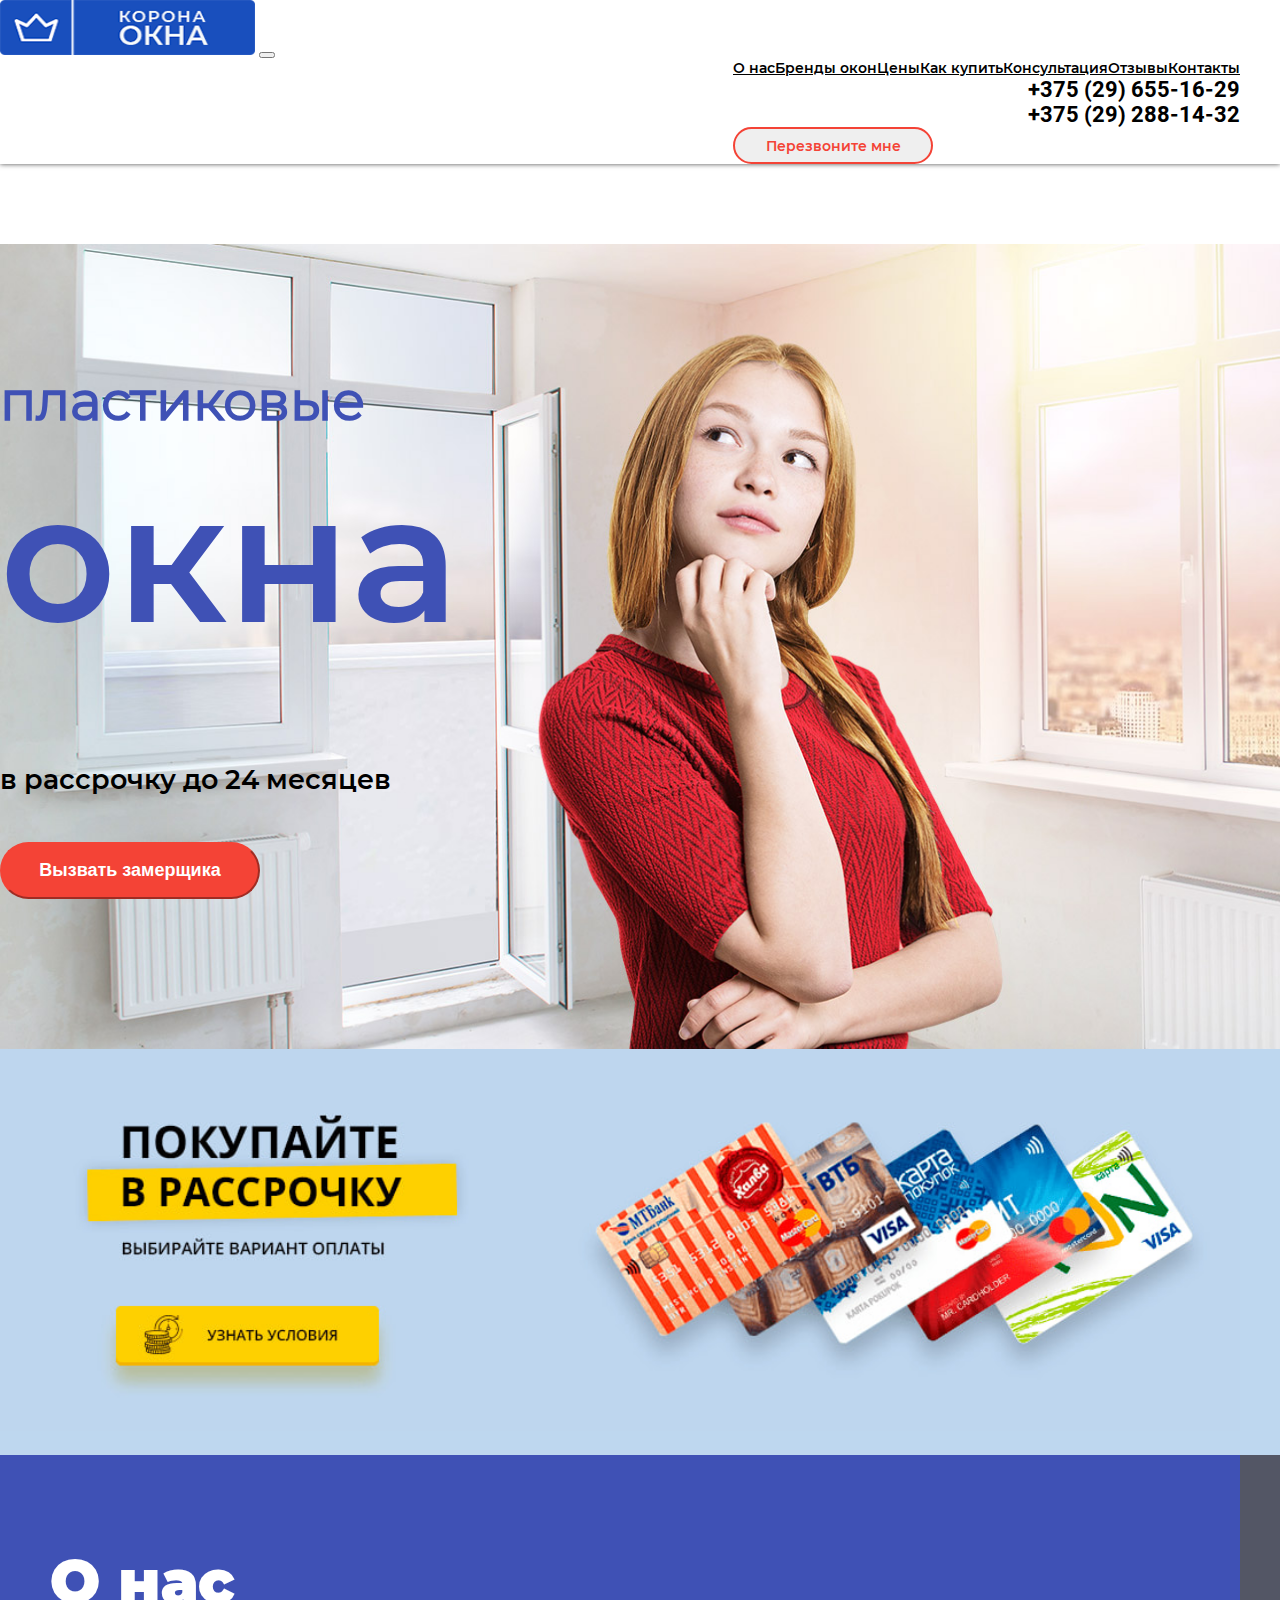
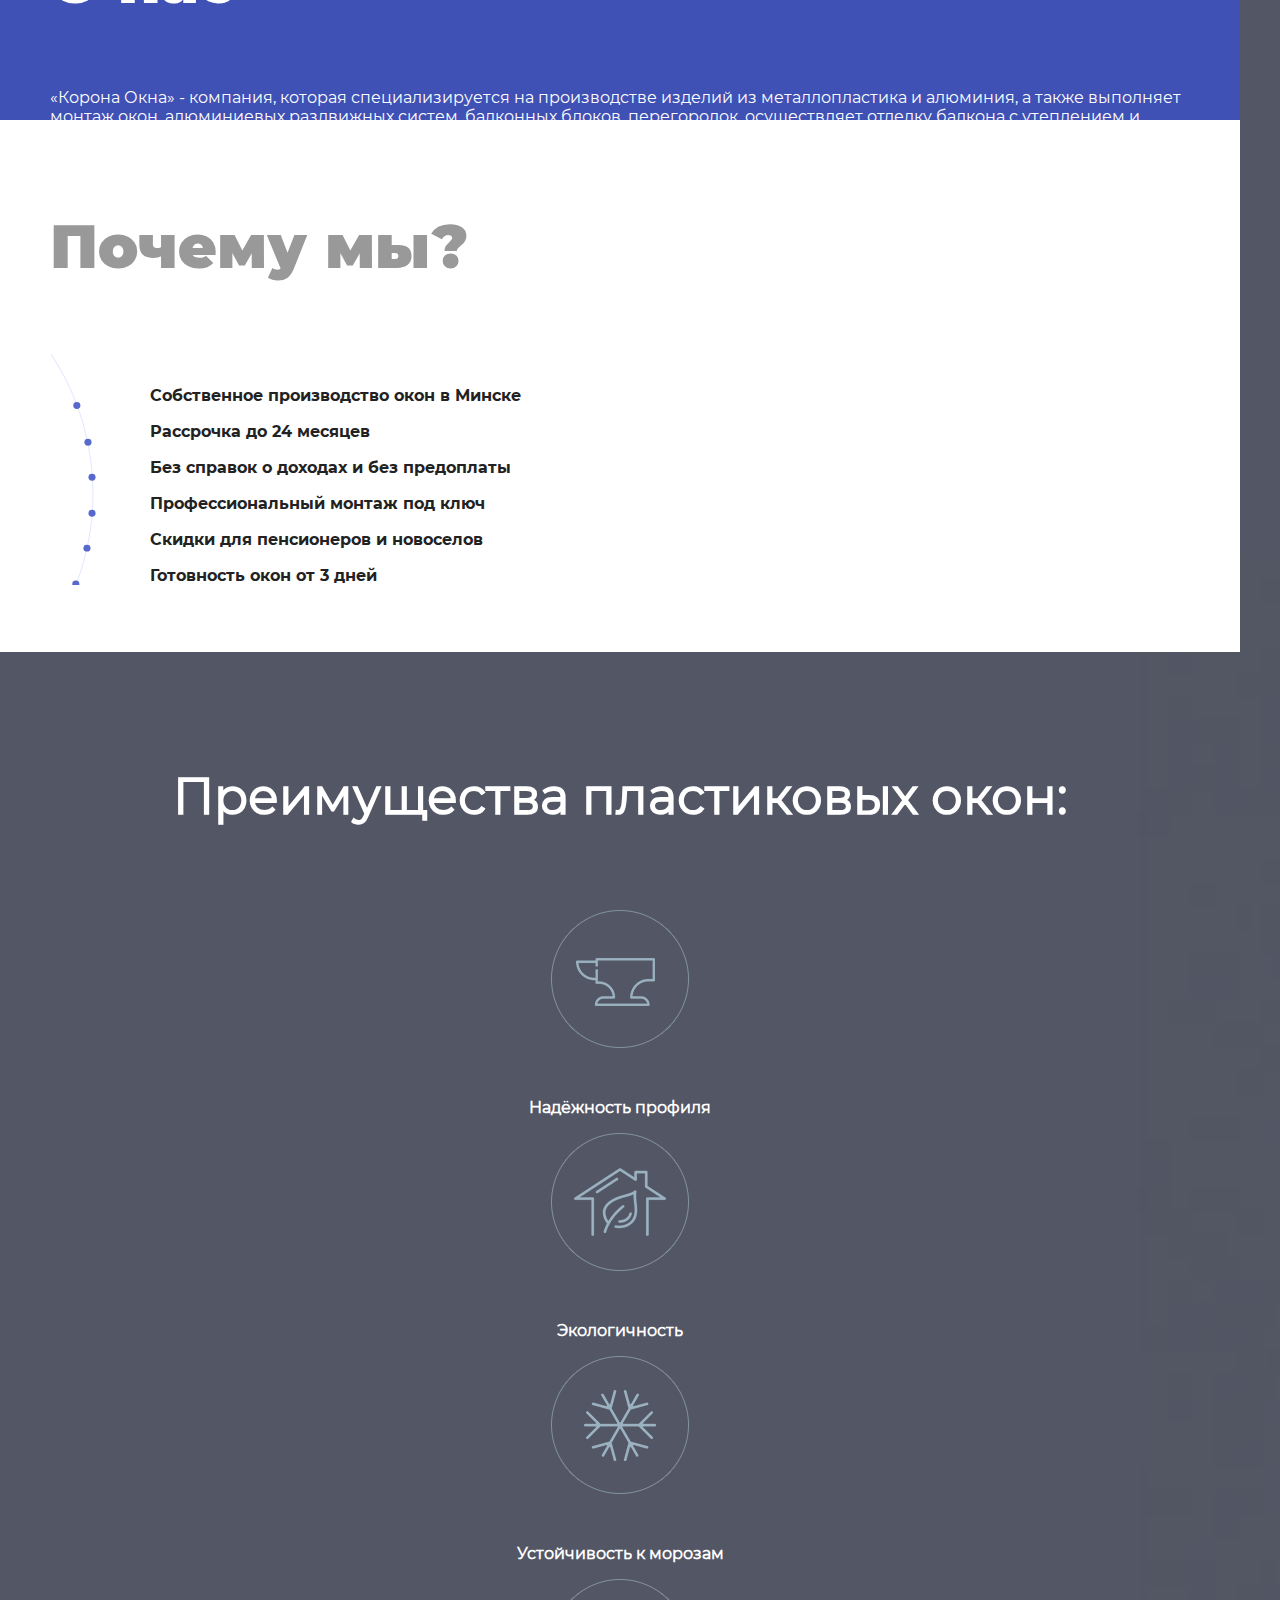
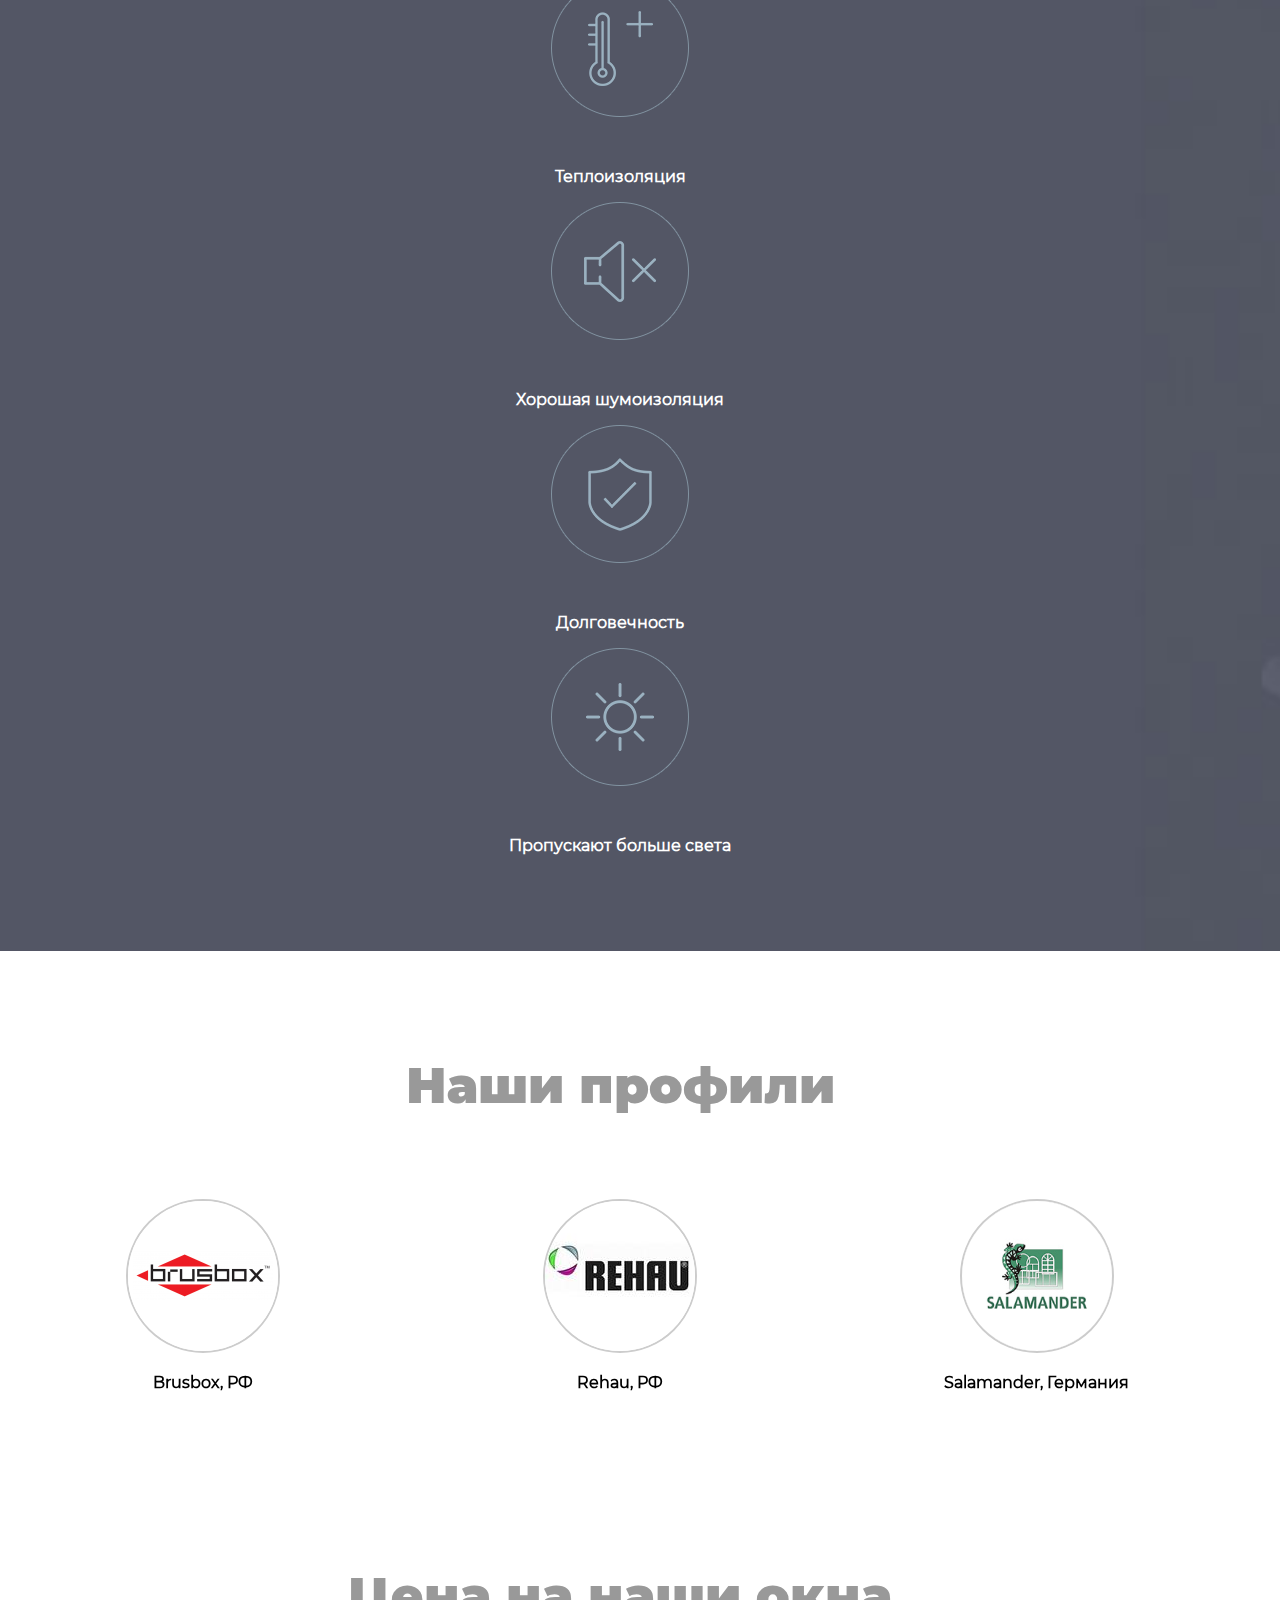
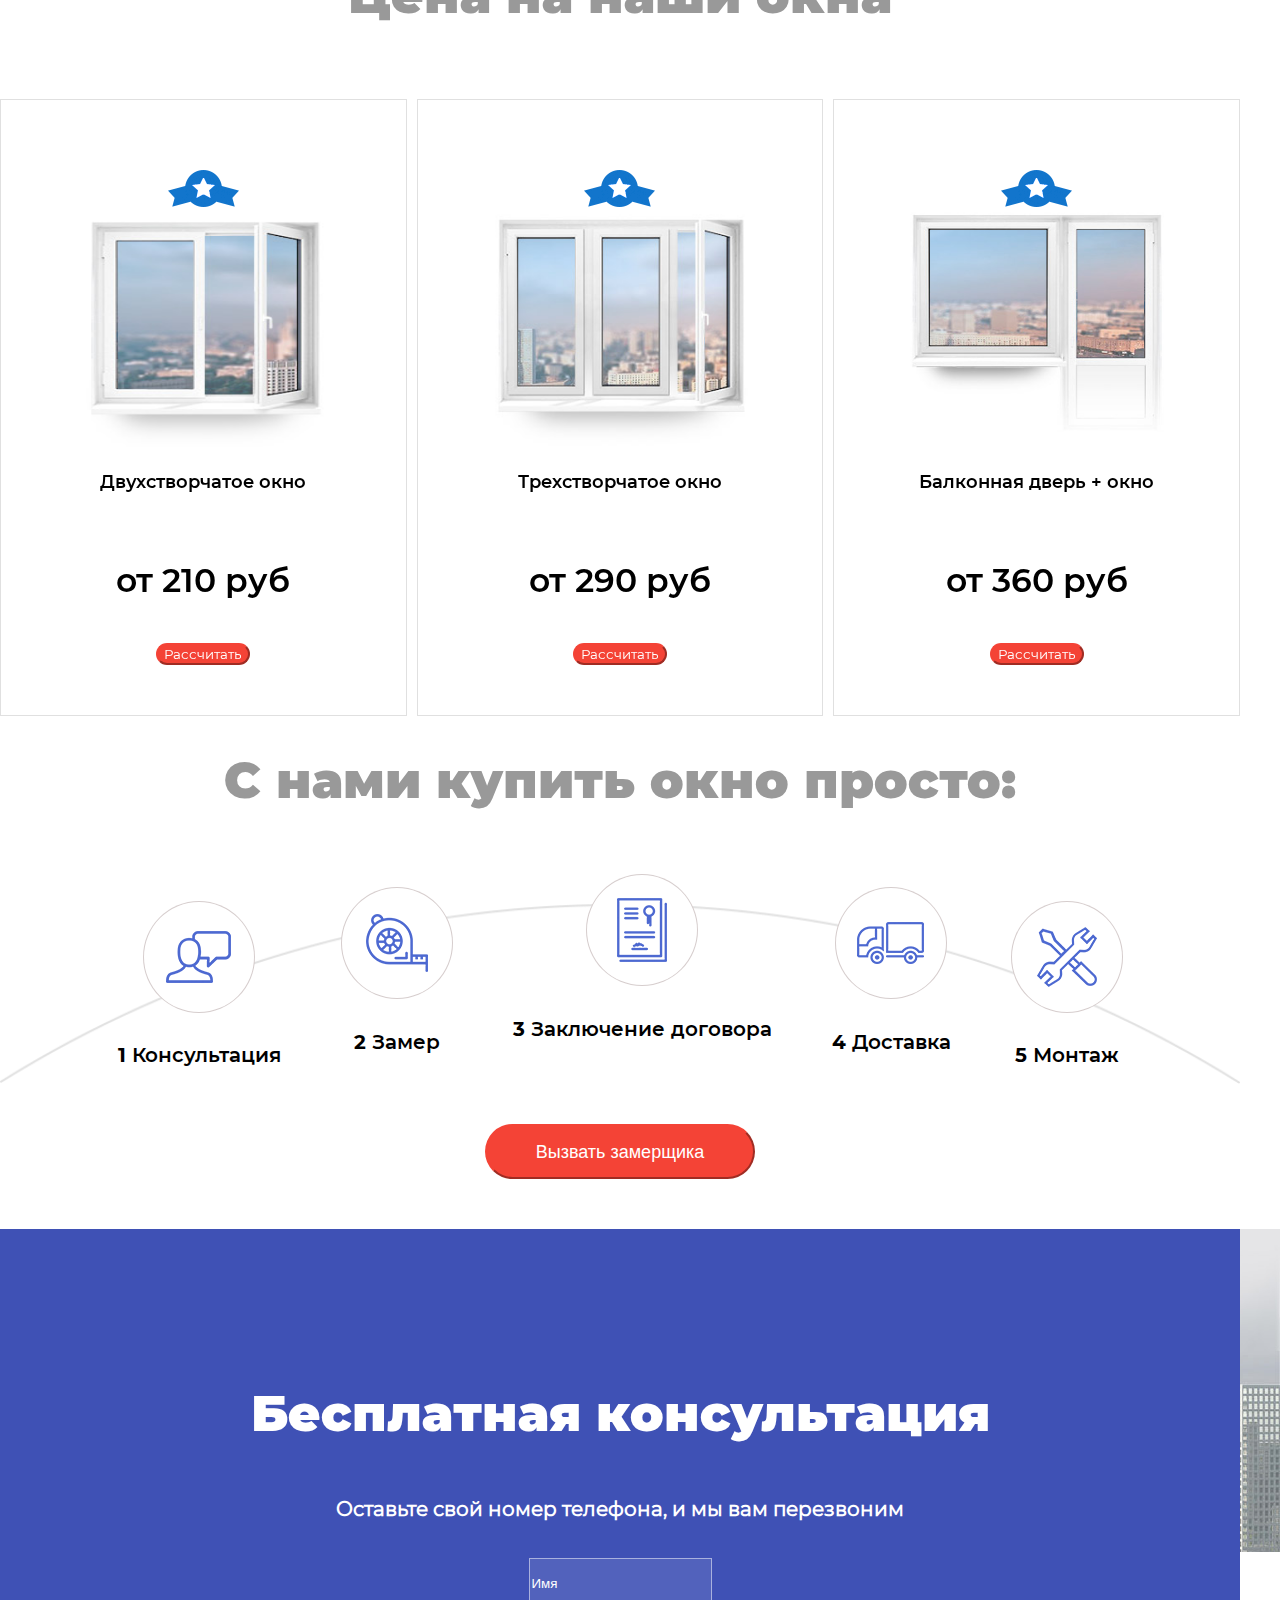
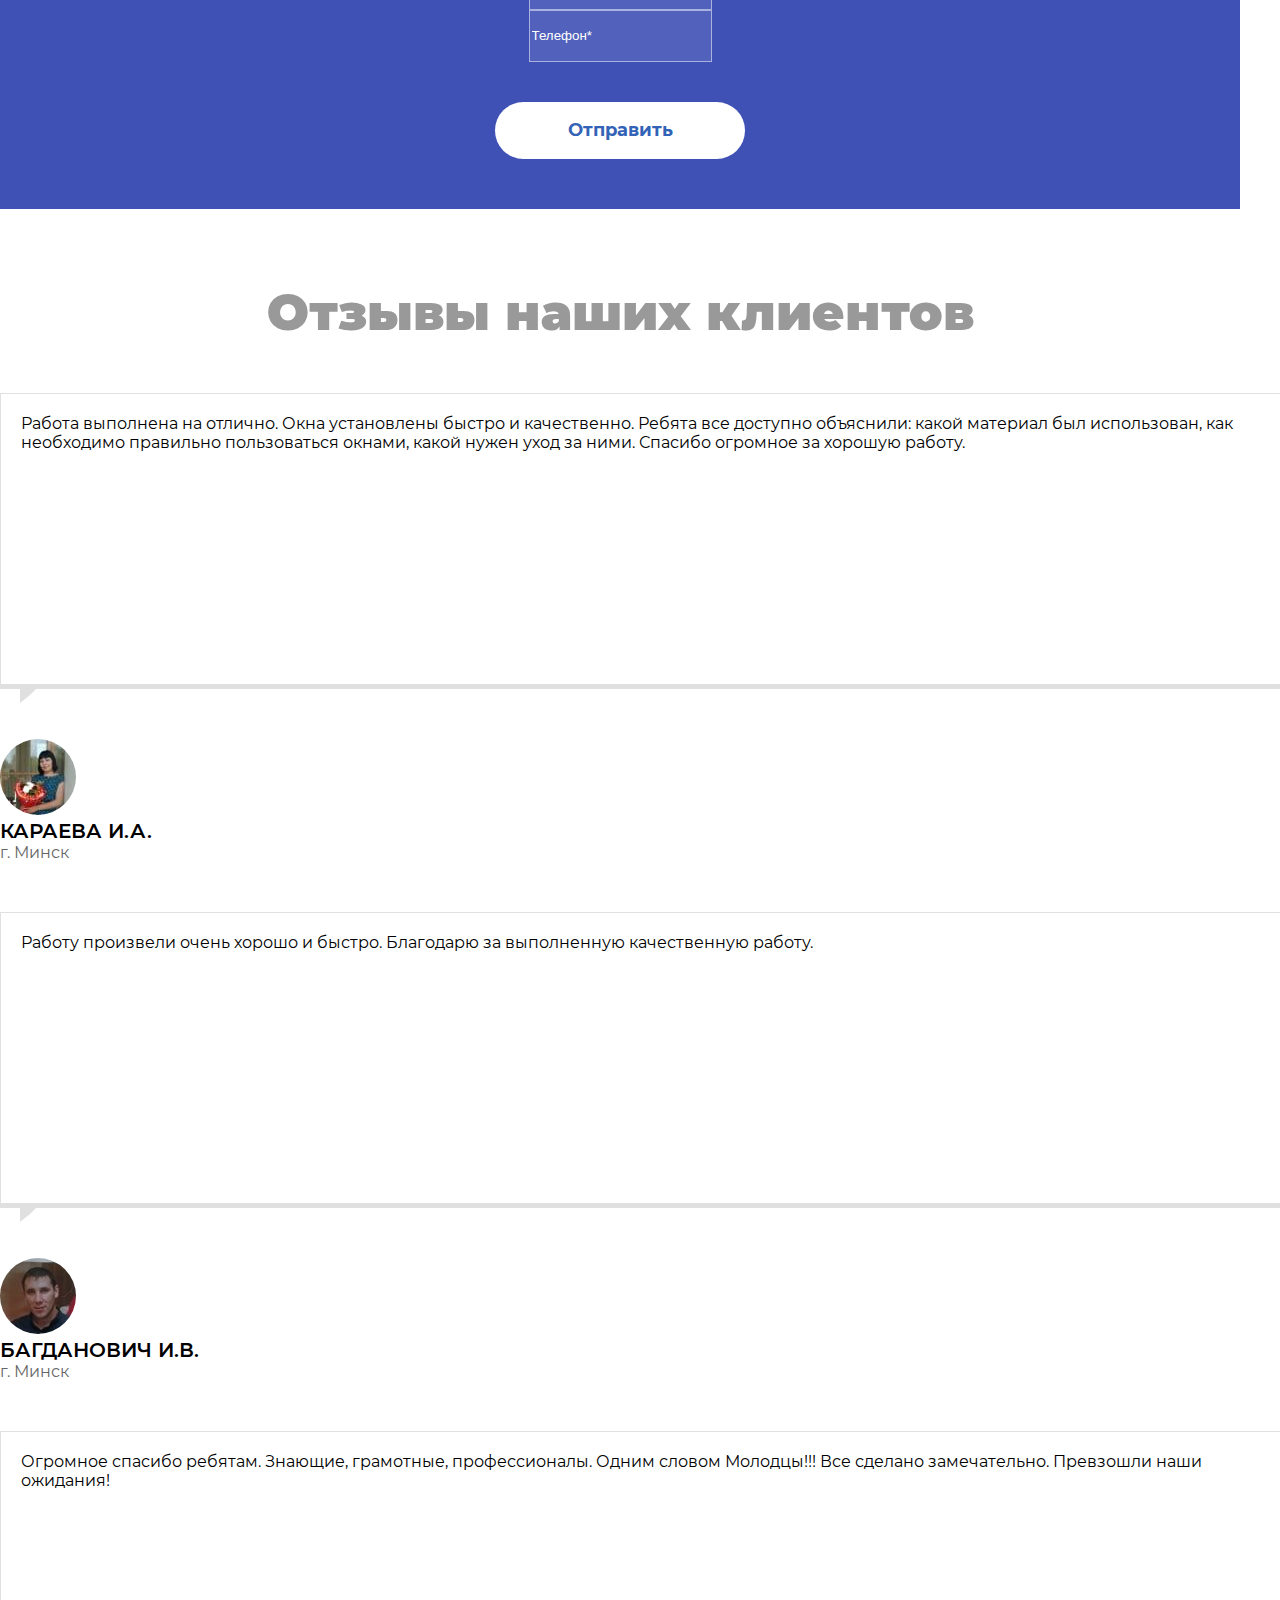
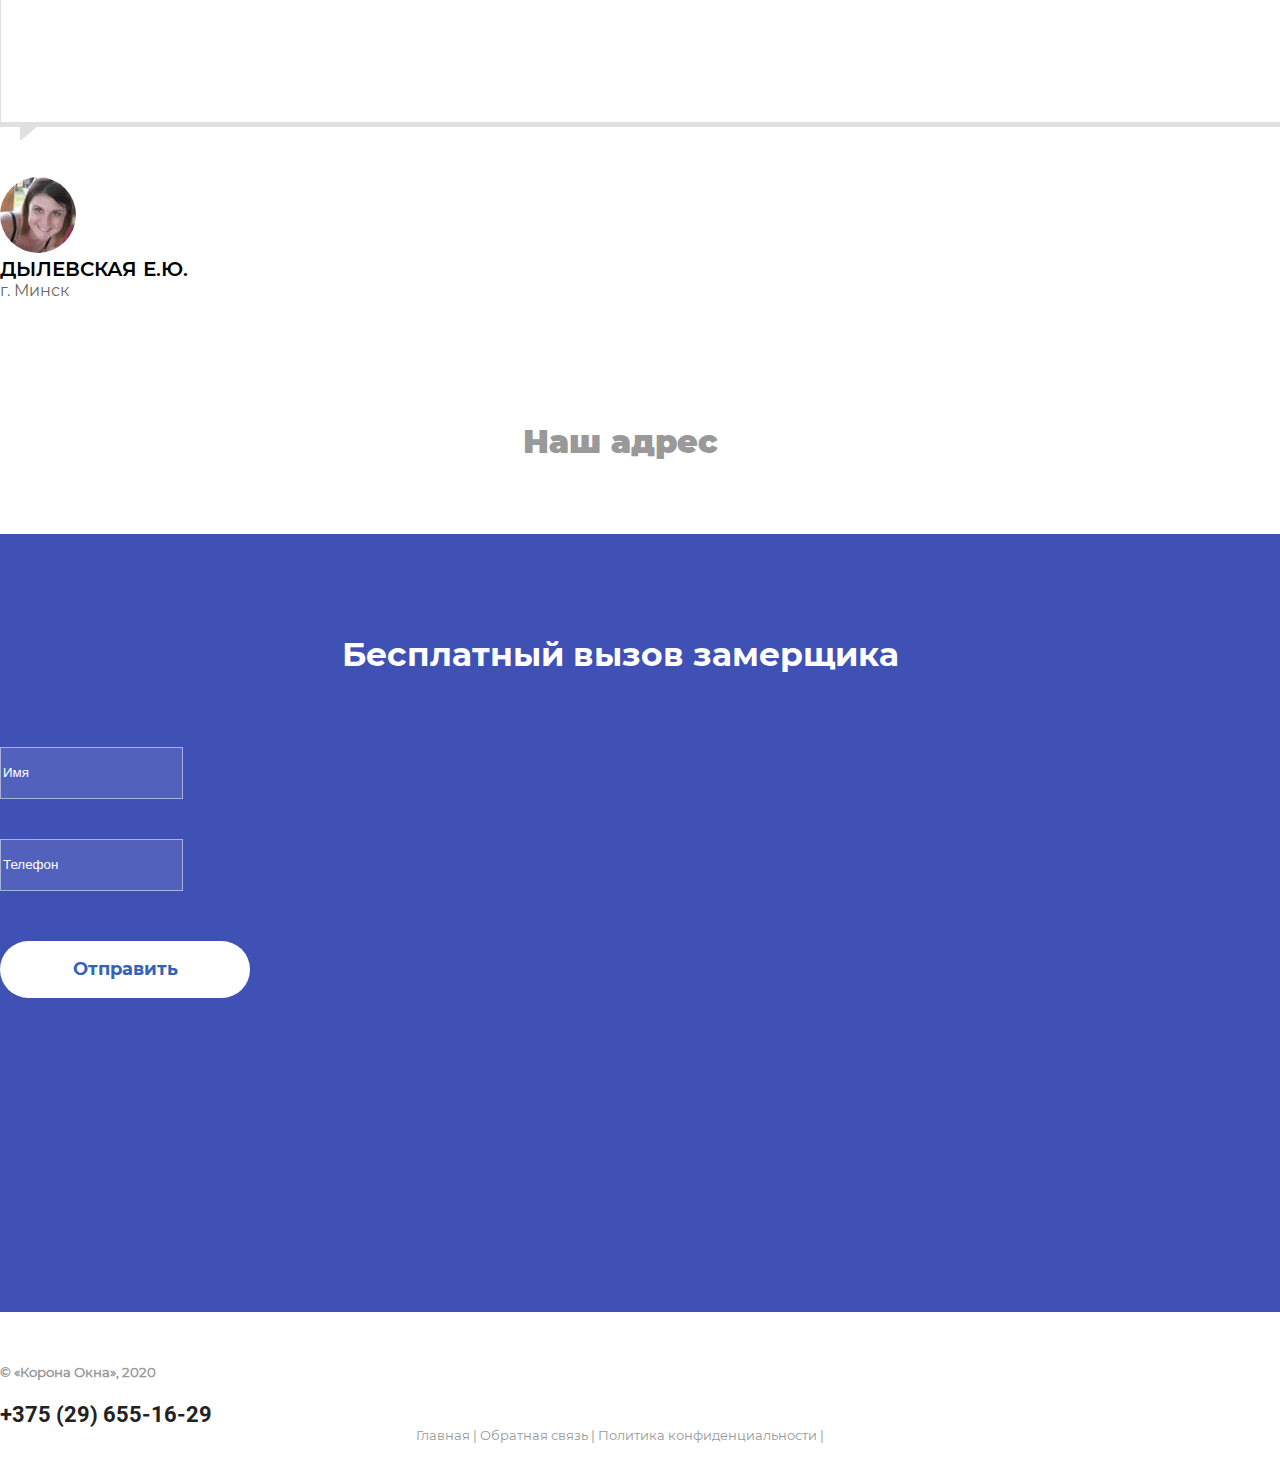
<file: index.html>
<!doctype html>
<html lang="ru">

<head>
    <!-- Required meta tags -->
    <meta charset="utf-8">
    <meta name="viewport" content="width=device-width, initial-scale=1, shrink-to-fit=no">

    <!-- Bootstrap CSS -->
    <link rel="stylesheet" href="https://stackpath.bootstrapcdn.com/bootstrap/4.5.0/css/bootstrap.min.css"
        integrity="sha384-9aIt2nRpC12Uk9gS9baDl411NQApFmC26EwAOH8WgZl5MYYxFfc+NcPb1dKGj7Sk" crossorigin="anonymous">
    <link rel="stylesheet" href="css/mainstyle.css">
    <link rel="stylesheet" href="./OwlCarousel2-2.3.4/dist/assets/owl.carousel.min.css">
    <link rel="stylesheet" href="./OwlCarousel2-2.3.4/dist/assets/owl.theme.default.min.css">
    <link rel="stylesheet" href="https://maxcdn.bootstrapcdn.com/font-awesome/4.5.0/css/font-awesome.min.css">
    <link href="https://fonts.googleapis.com/css?family=Merriweather:400,900,900i" rel="stylesheet">
    <title>Окна ПВХ пластиковые купить в Минске в рассрочку, цены</title>
</head>

<body>
    <a id="button"></a>

    <header class="nav_bar fixed-top">
        <div class="container">
            <nav class="navbar navbar-expand-lg navbar-light">
                <a class="navbar-brand" href="#"><img src="img/logos/header_logo.png" id="navbar_logo"></a>
                <button class="navbar-toggler" type="button" data-toggle="collapse" data-target="#navbarNavAltMarkup"
                    aria-controls="navbarNavAltMarkup" aria-expanded="false" aria-label="Toggle navigation">
                    <span class="navbar-toggler-icon"></span>
                </button>
                <div class="collapse navbar-collapse" id="navbarNavAltMarkup">
                    <div class="navbar-nav">
                        <div class="nav_bar__set">
                            <div class="row">
                                <div class="col-md-12 nav_bar__list_set" id="menu">
                                    <a class="nav-item nav-link" href="#about_us">О нас</a>
                                    <a class="nav-item nav-link" href="#profiles">Бренды окон</a>
                                    <a class="nav-item nav-link" href="#prices">Цены</a>
                                    <a class="nav-item nav-link" href="#easybuy">Как купить</a>
                                    <a class="nav-item nav-link" href="#consult_form">Консультация</a>
                                    <a class="nav-item nav-link" href="#feedback">Отзывы</a>
                                    <a class="nav-item nav-link" href="#address">Контакты</a>
                                </div>
                            </div>
                            <div class="row">
                                <div class="col-md-8 nav_bar__tel_set">
                                    <span>+375 (29) 655-16-29</span>
                                    <span>+375 (29) 288-14-32</span>
                                </div>
                                <div class="col-md-4 p-3 nav_bar__btn_set">
                                    <button type="button" class="btn" id="navbar_btn" data-toggle="modal"
                                        data-target="#navModal">Перезвоните мне</button>
                                    <div class="modal fade" id="navModal" tabindex="-1" role="dialog"
                                        aria-labelledby="exampleModalLabel" aria-hidden="true">
                                        <div class="modal-dialog">
                                            <div class="modal-content">
                                                <h1>Укажите Ваши<br>контактные данные</h1>
                                                <form>
                                                    <div class="form-group">
                                                        <label for="navnameform">Ваше Имя</label>
                                                        <input type="text" class="form-control" id="navnameform"
                                                            placeholder="Имя">
                                                    </div>
                                                    <div class="form-group">
                                                        <label for="navtelform">Телефон</label>
                                                        <input type="text" class="form-control" id="navtelform"
                                                            placeholder="+375(**) ***-**-**">
                                                    </div>
                                                </form>

                                                <button type="button" class="btn" id="nav_popup_btn">Отправить</button>
                                            </div>
                                        </div>
                                    </div>
                                </div>
                            </div>
                        </div>
                    </div>
                </div>
            </nav>
        </div>
    </header>
    <header class="header">
        <div class="container">
            <div class="row">
                <div class="col-md-6"></div>
                <div class="col-md-6">
                    <h3>пластиковые</h3>
                    <h1>окна</h1>
                    <h4>в рассрочку до 24 месяцев</h4>
                    <button type="button" class="btn" data-toggle="modal" data-target="#navModal">Вызвать
                        замерщика</button>
                    <div class="modal fade" id="navModal" tabindex="-1" role="dialog"
                        aria-labelledby="exampleModalLabel" aria-hidden="true">
                        <div class="modal-dialog">
                            <div class="modal-content">
                                <h1>Укажите Ваши<br>контактные данные</h1>
                                <form>
                                    <div class="form-group">
                                        <label for="navnameform">Ваше Имя</label>
                                        <input type="text" class="form-control" id="navnameform" placeholder="Имя">
                                    </div>
                                    <div class="form-group">
                                        <label for="navtelform">Телефон</label>
                                        <input type="text" class="form-control" id="navtelform"
                                            placeholder="+375(**) ***-**-**">
                                    </div>
                                </form>

                                <button type="button" class="btn" id="nav_popup_btn">Отправить</button>
                            </div>
                        </div>
                    </div>
                </div>
            </div>
        </div>
    </header>
    <section class="cards">
        <div class="container">
            <div class="row">
                <div class="col-md-12">
                    <picture>
                        <img class="img-fluid" src="img/bg/cards.jpg">
                    </picture>
                </div>
            </div>
        </div>
    </section>
    <section class="aboutus">
        <div class="container">
            <a name="about_us">
                <div class="row justify-content-center aboutus__block">
                    <div class="col-md-6 aboutus__left_section">
                        <h1>О нас</h1>
                        <p>«Корона Окна» - компания, которая специализируется на производстве изделий из металлопластика
                            и
                            алюминия, а также выполняет монтаж окон, алюминиевых раздвижных систем, балконных блоков,
                            перегородок, осуществляет отделку балкона с утеплением и крышей.</p>
                        <p>Благодаря нам установить современные оконные, дверные системы или купить балконную раму
                            сегодня
                            доступно каждому.</p>
                        <p>Наши специалисты помогут сделать оптимальный выбор оконного профиля, разработают проект
                            оконной
                            системы специально для вашего дома.</p>
                    </div>
                    <div class="col-md-6 aboutus__right_section">
                        <h1>Почему мы?</h1>
                        <ul>
                            <li>Собственное производство окон в Минске</li>
                            <li>Рассрочка до 24 месяцев</li>
                            <li>Без справок о доходах и без предоплаты</li>
                            <li>Профессиональный монтаж под ключ</li>
                            <li>Скидки для пенсионеров и новоселов</li>
                            <li>Готовность окон от 3 дней</li>
                        </ul>
                    </div>
                </div>
                <h1 id="advantages_title">Преимущества пластиковых окон:</h1>
                <div class="row advantages">
                    <div class="col-md"><img class="img-fluid" src="img/icons/about_us/plus-1.png">
                        <h3>Надёжность профиля</h3>
                    </div>
                    <div class="col-md"><img class="img-fluid" src="img/icons/about_us/plus-2.png">
                        <h3>Экологичность</h3>
                    </div>
                    <div class="col-md"><img class="img-fluid" src="img/icons/about_us/plus-3.png">
                        <h3>Устойчивость к морозам</h3>
                    </div>
                    <div class="col-md"><img class="img-fluid" src="img/icons/about_us/plus-4.png">
                        <h3>Теплоизоляция</h3>
                    </div>
                    <div class="col-md"><img class="img-fluid" src="img/icons/about_us/plus-5.png">
                        <h3>Хорошая шумоизоляция</h3>
                    </div>
                    <div class="col-md"><img class="img-fluid" src="img/icons/about_us/plus-6.png">
                        <h3>Долговечность</h3>
                    </div>
                    <div class="col-md"><img class="img-fluid" src="img/icons/about_us/plus-7.png">
                        <h3>Пропускают больше света</h3>
                    </div>
                </div>
            </a>
        </div>
    </section>
    <section class="profiles">
        <div class="container">
            <a name="profiles">
                <h1>Наши профили</h1>
                <div class="row profiles__logos owl-carousel">
                    <div class="col-md"><img class="img-fluid" src="img/icons/profiles/preview-logo-brusbox.png">
                        <h4>Brusbox, РФ</h4>
                    </div>
                    <div class="col-md"><img class="img-fluid" src="img/icons/profiles/truby-dlya-otopleniya-rehau.jpg">
                        <h4>Rehau, РФ</h4>
                    </div>
                    <div class="col-md"><img class="img-fluid" src="img/icons/profiles/salamander.svg">
                        <h4>Salamander, Германия</h4>
                    </div>
                    <div class="col-md"><img class="img-fluid" src="img/icons/profiles/kbe-logo-150x150.jpg">
                        <h4>KBE, Германия</h4>
                    </div>
                    <div class="col-md"><img class="img-fluid"
                            src="img/icons/profiles/20180665_1416512525100496_4392438890133192704_a.jpg">
                        <h4>Dexen, РБ</h4>
                    </div>
                </div>
            </a>
        </div>

    </section>
    <section class="prices">
        <div class="container">
            <a name="prices">
                <h1>Цена на наши окна</h1>
                <div class="row prices__windows owl-carousel">
                    <div class="col-md m-4"><img class="img-fluid" id="window_icon_set"
                            src="img/icons/windows/window-ico.png">
                        <img class="img-fluid" src="img/icons/windows/window-1.jpg">
                        <h4>Двухстворчатое окно</h4>
                        <h3>от 210 руб</h3>
                        <button type="button" class="btn">Рассчитать</button>
                    </div>
                    <div class="col-md m-4">
                        <img class="img-fluid" id="window_icon_set" src="img/icons/windows/window-ico.png">
                        <img class="img-fluid" src="img/icons/windows/window-2.jpg">
                        <h4>Трехстворчатое окно</h4>
                        <h3>от 290 руб</h3>
                        <button type="button" class="btn">Рассчитать</button>
                    </div>
                    <div class="col-md m-4">
                        <img class="img-fluid" id="window_icon_set" src="img/icons/windows/window-ico.png">
                        <img class="img-fluid" src="img/icons/windows/window-3.jpg">
                        <h4>Балконная дверь + окно</h4>
                        <h3>от 360 руб</h3>
                        <button type="button" class="btn">Рассчитать</button>
                    </div>
                </div>
            </a>
        </div>
    </section>
    <section class="easybuy">
        <div class="container">
            <a name="easybuy">
                <h1>С нами купить окно просто:</h1>
                <div>
                    <div class="easybuy__img-group">
                        <div><img class="img-fluid" src="img/icons/easybuy/step-1.png">
                            <h4>1 Консультация</h4>
                        </div>
                        <div><img class="img-fluid" src="img/icons/easybuy/step-2.png">
                            <h4>2 Замер</h4>
                        </div>
                        <div><img class="img-fluid" src="img/icons/easybuy/step-3.png">
                            <h4>3 Заключение договора</h4>
                        </div>
                        <div><img class="img-fluid" src="img/icons/easybuy/step-4.png">
                            <h4>4 Доставка</h4>
                        </div>
                        <div><img class="img-fluid" src="img/icons/easybuy/step-5.png">
                            <h4>5 Монтаж</h4>
                        </div>
                    </div>
                </div>
                <div class="row">
                    <div class="col-md">
                        <button type="button" class="btn" id="mastercall_btn">Вызвать замерщика</button>
                    </div>
                </div>
            </a>
        </div>
    </section>
    <section class="consult_form">
        <div class="container">
            <a name="consult_form">
                <div class="row consult_form__bg">
                    <div class="col-md-12 consult_form__pos">
                        <h1>Бесплатная консультация</h1>
                        <h2>Оставьте свой номер телефона, и мы вам перезвоним</h2>
                        <form>
                            <div class="row justify-content-center">
                                <div class="col-md-5">
                                    <input type="text" class="form-control" placeholder="Имя">
                                </div>
                                <div class="col-md-5">
                                    <input type="text" class="form-control" placeholder="Телефон*">
                                </div>
                            </div>
                            <button type="button" class="btn">Отправить</button>
                        </form>
                    </div>
                </div>
            </a>
        </div>
    </section>
    <section class="feedback">
        <div class="container">
            <a name="feedback">
                <h1>Отзывы наших клиентов</h1>
                <div class="row justify-content-center">
                    <div class="col-md-4">
                        <div class="box sb3">Работа выполнена на отлично. Окна установлены быстро и качественно. Ребята
                            все
                            доступно объяснили: какой материал был использован, как необходимо правильно пользоваться
                            окнами, какой нужен уход за ними. Спасибо огромное за хорошую работу.</div>
                        <div class="row">
                            <div class="col-md-3"><img class="img-fluid" src="img/icons/feedback/1.jpg"></div>
                            <div class="col-md-9 feedback__description">
                                <span class="feedback__name">КАРАЕВА И.А.</span>
                                <span class="feedback__region">г. Минск</span>
                            </div>
                        </div>
                    </div>
                    <div class="col-md-4">
                        <div class="box sb3">Работу произвели очень хорошо и быстро. Благодарю за выполненную
                            качественную
                            работу.</div>
                        <div class="row">
                            <div class="col-md-3"><img class="img-fluid" src="img/icons/feedback/2.jpg"></div>
                            <div class="col-md-9 feedback__description">
                                <span class="feedback__name">БАГДАНОВИЧ И.В.</span>
                                <span class="feedback__region">г. Минск</span>
                            </div>
                        </div>
                    </div>
                    <div class="col-md-4">
                        <div class="box sb3">Огромное спасибо ребятам. Знающие, грамотные, профессионалы. Одним словом
                            Молодцы!!! Все сделано замечательно. Превзошли наши ожидания!</div>
                        <div class="row">
                            <div class="col-md-3"><img class="img-fluid" src="img/icons/feedback/3.jpg"></div>
                            <div class="col-md-9 feedback__description">
                                <span class="feedback__name">ДЫЛЕВСКАЯ Е.Ю.</span>
                                <span class="feedback__region">г. Минск</span>
                            </div>
                        </div>
                    </div>
                </div>
            </a>
        </div>
    </section>
    <section class="address_title">
        <div class="container">
            <h1>Наш адрес</h1>
        </div>
    </section>
    <section class="address">
        <div class="container">
            <a name="address">
                <div class="row address__form">
                    <div class="col-md-4 address__form_side">
                        <form>
                            <h3>Бесплатный вызов замерщика</h3>
                            <div class="form-group">
                                <input type="text" class="form-control" id="formGroupExampleInput" placeholder="Имя">
                            </div>
                            <div class="form-group">
                                <input type="text" class="form-control" id="formGroupExampleInput2"
                                    placeholder="Телефон">
                            </div>
                            <button type="button" class="btn">Отправить</button>
                        </form>
                    </div>
                    <div class="col-md-8">
                        <iframe
                            src="https://yandex.ru/map-widget/v1/?um=constructor%3A713cf26c51fda23c72c14a74e80ae25c9357d1759ecd831e3241382a3a9cece6&amp;source=constructor"
                            width="100%" height="100%" frameborder="0"></iframe>
                    </div>
                </div>
            </a>
        </div>
    </section>
    <footer class="footer">
        <div class="container">
            <div class="row">
                <div class="col-md-4">
                    <h5>© «Корона Окна», 2020</h5>
                </div>
                <div class="col-md-5"><span class="footer__number">+375 (29) 655-16-29</span></div>
                <div class="col-md-3 footer__nav">
                    <span>Главная</span>
                    <span>Обратная связь</span>
                    <span>Политика конфиденциальности</span>
                </div>
            </div>
        </div>
    </footer>

    <!-- Optional JavaScript -->
    <!-- jQuery first, then Popper.js, then Bootstrap JS -->
    <script src="https://code.jquery.com/jquery-3.5.1.slim.min.js"
        integrity="sha384-DfXdz2htPH0lsSSs5nCTpuj/zy4C+OGpamoFVy38MVBnE+IbbVYUew+OrCXaRkfj"
        crossorigin="anonymous"></script>
    <script src="https://cdn.jsdelivr.net/npm/popper.js@1.16.0/dist/umd/popper.min.js"
        integrity="sha384-Q6E9RHvbIyZFJoft+2mJbHaEWldlvI9IOYy5n3zV9zzTtmI3UksdQRVvoxMfooAo"
        crossorigin="anonymous"></script>
    <script src="https://stackpath.bootstrapcdn.com/bootstrap/4.5.0/js/bootstrap.min.js"
        integrity="sha384-OgVRvuATP1z7JjHLkuOU7Xw704+h835Lr+6QL9UvYjZE3Ipu6Tp75j7Bh/kR0JKI"
        crossorigin="anonymous"></script>
    <script src="/OwlCarousel2-2.3.4/docs_src/assets/vendors/jquery.min.js"></script>
    <script src="/OwlCarousel2-2.3.4/dist/owl.carousel.min.js"></script>
    <script>
        $('.owl-carousel').owlCarousel({
            autoplay: true,
            loop: true,
            margin: 10,
            responsiveClass: true,
            responsive: {
                0: {
                    items: 1,
                    nav: false
                },
                600: {
                    items: 3,
                    nav: false
                },
                1000: {
                    items: 3,
                    nav: false
                }
            }
        });
        $('owl-carousel').toggle();
    </script>
    <script>
        var btn = $('#button');

        $(window).scroll(function () {
            if ($(window).scrollTop() > 300) {
                btn.addClass('show');
            } else {
                btn.removeClass('show');
            }
        });

        btn.on('click', function (e) {
            e.preventDefault();
            $('html, body').animate({ scrollTop: 0 }, '300');
        });


    </script>
</body>

</html>
</file>
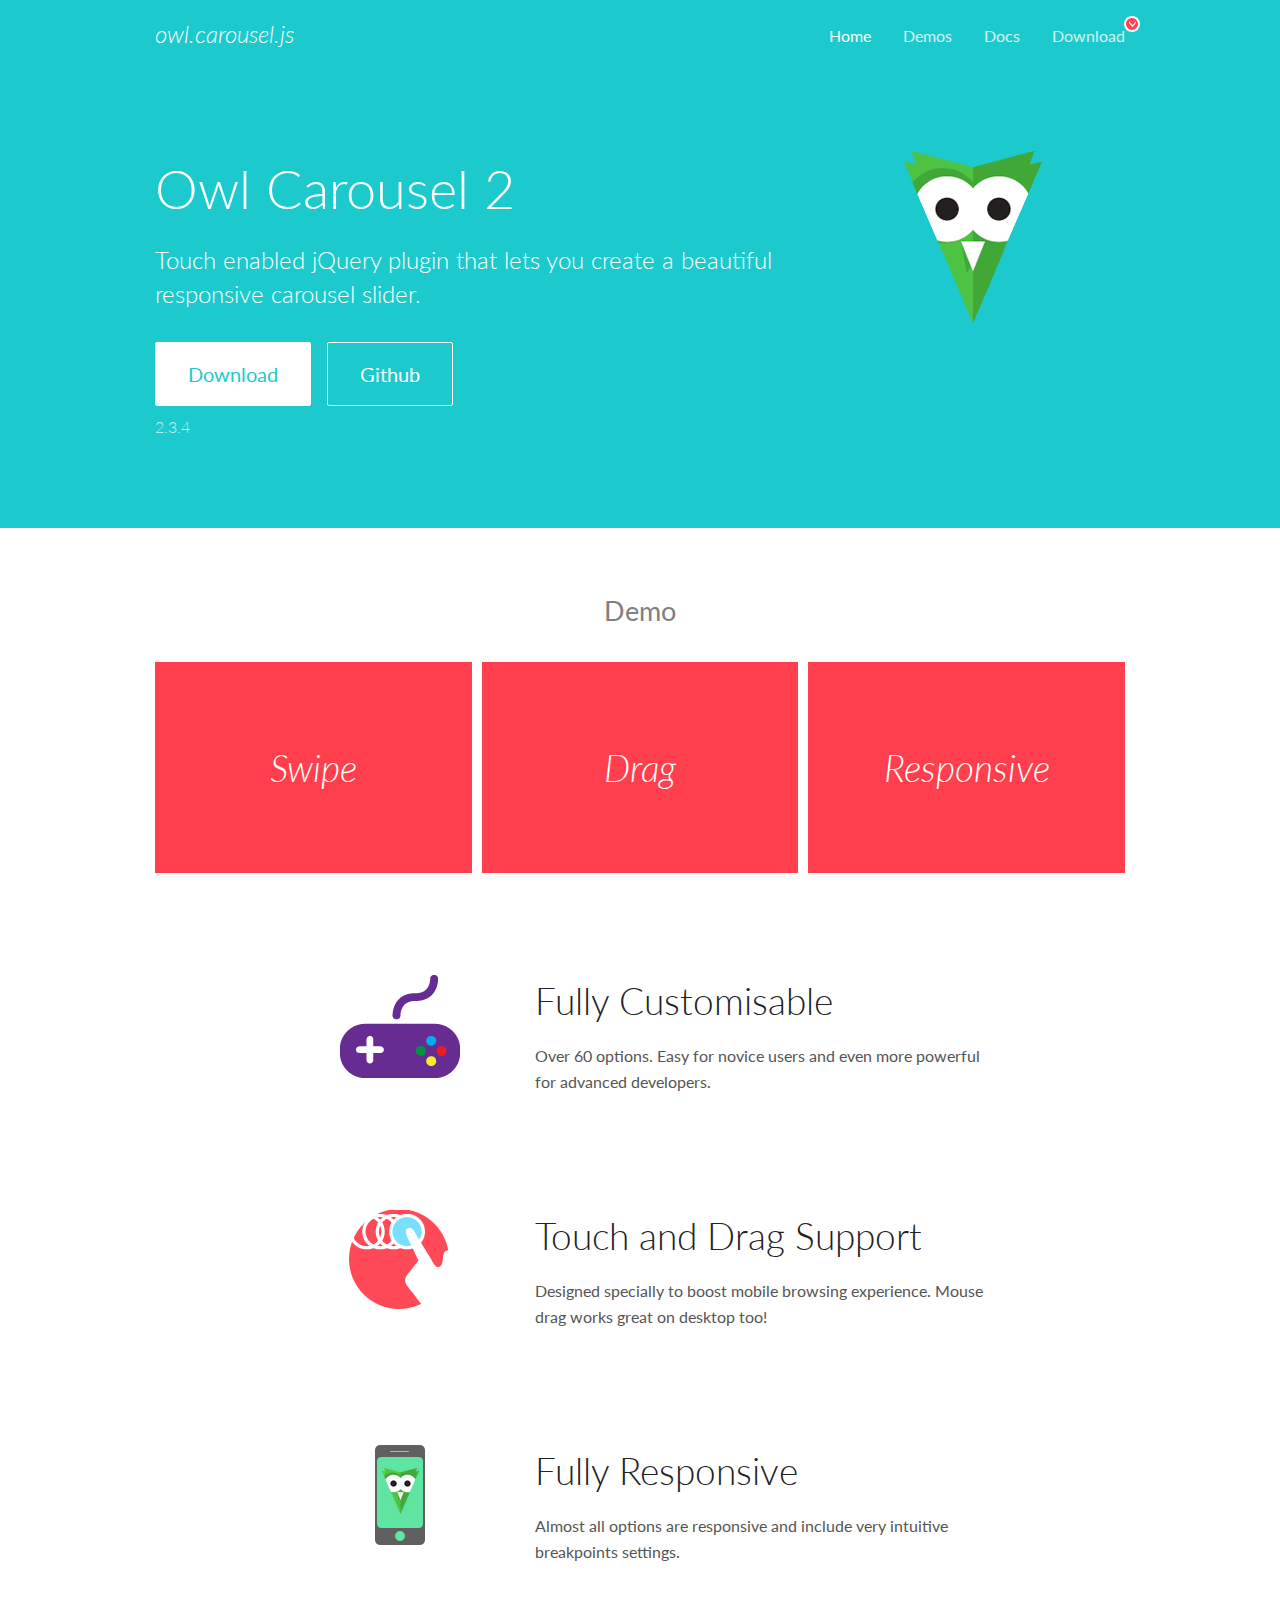
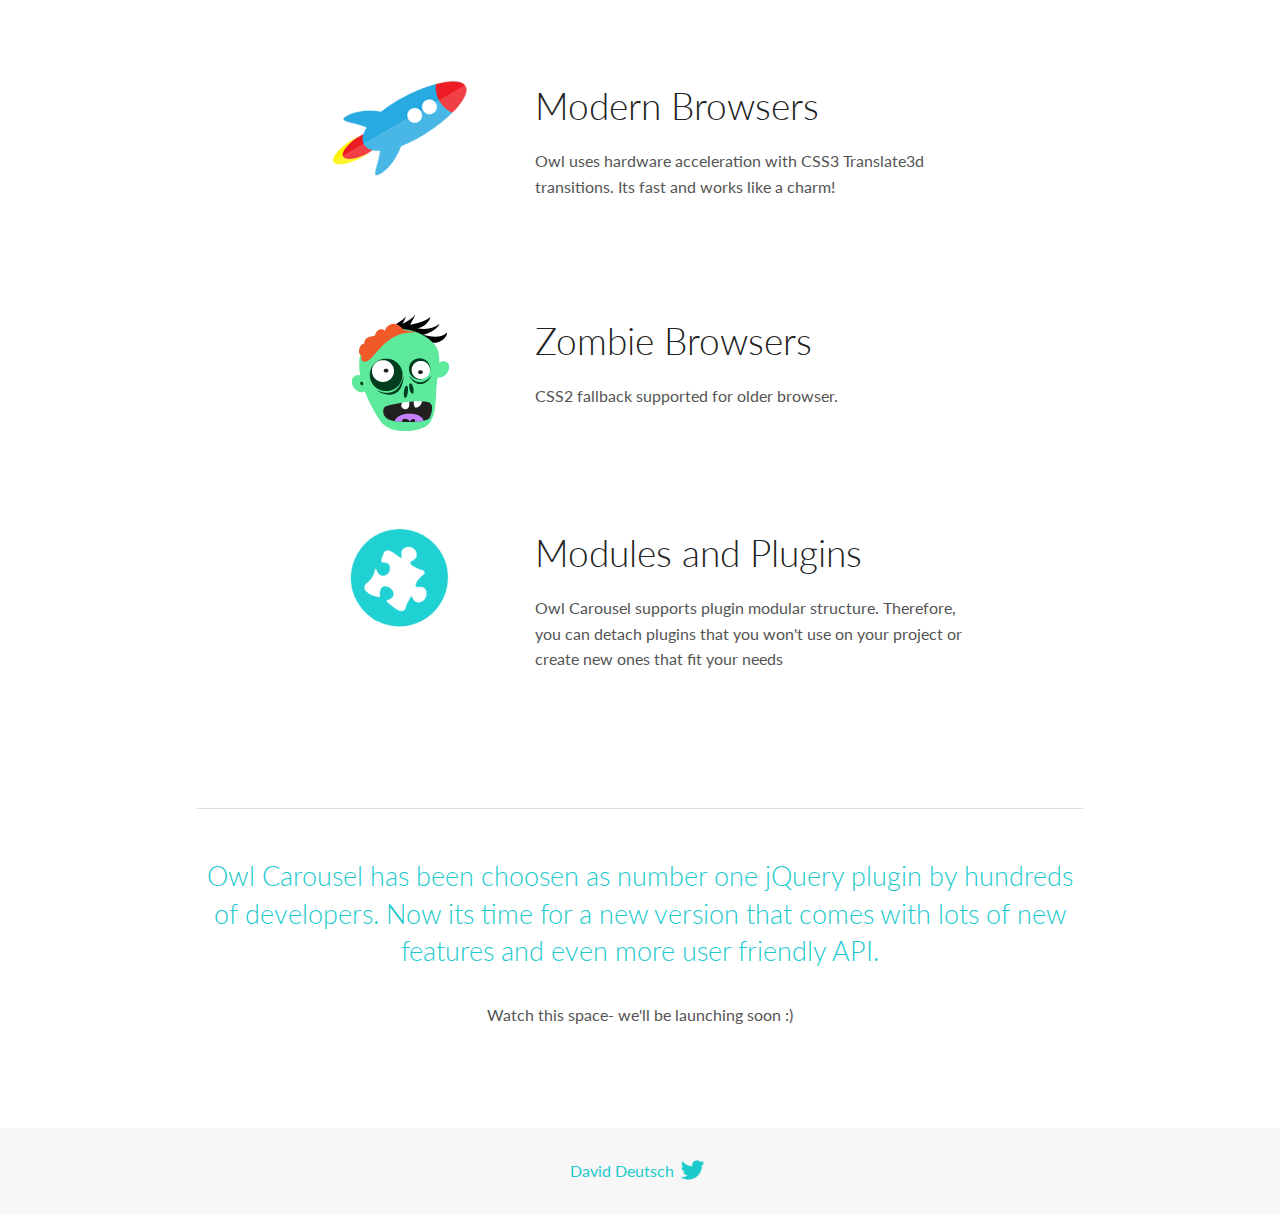
<file: OwlCarousel2-2.3.4/docs/index.html>
<!DOCTYPE html>
<html lang="en">
  <head>

    <!-- head -->
    <meta charset="utf-8">
    <meta name="msapplication-tap-highlight" content="no" />
    <meta name="viewport" content="width=device-width, initial-scale=1.0" />
    <meta name="description" content="Touch enabled jQuery plugin that lets you create beautiful responsive carousel slider.">
    <meta name="author" content="David Deutsch">
    <title>
      Home | Owl Carousel | 2.3.4
    </title>

    <!-- Stylesheets -->
    <link href='https://fonts.googleapis.com/css?family=Lato:300,400,700,400italic,300italic' rel='stylesheet' type='text/css'>
    <link rel="stylesheet" href="assets/css/docs.theme.min.css">

    <!-- Owl Stylesheets -->
    <link rel="stylesheet" href="assets/owlcarousel/assets/owl.carousel.min.css">
    <link rel="stylesheet" href="assets/owlcarousel/assets/owl.theme.default.min.css">

    <!-- HTML5 shim and Respond.js IE8 support of HTML5 elements and media queries -->

    <!--[if lt IE 9]>
      <script src="https://oss.maxcdn.com/libs/html5shiv/3.7.0/html5shiv.js"></script>
      <script src="https://oss.maxcdn.com/libs/respond.js/1.3.0/respond.min.js"></script>
    <![endif]-->

    <!-- Favicons -->
    <link rel="apple-touch-icon-precomposed" sizes="144x144" href="assets/ico/apple-touch-icon-144-precomposed.png">
    <link rel="shortcut icon" href="assets/ico/favicon.png">
    <link rel="shortcut icon" href="favicon.ico">

    <!-- Yeah i know js should not be in header. Its required for demos.-->

    <!-- javascript -->
    <script src="assets/vendors/jquery.min.js"></script>
    <script src="assets/owlcarousel/owl.carousel.js"></script>
  </head>
  <body>

    <!-- header -->
    <header class="header">
      <div class="row">
        <div class="large-12 columns">
          <div class="brand left">
            <h3>
              <a href="/OwlCarousel2/">owl.carousel.js</a> 
            </h3>
          </div>
          <a id="toggle-nav" class="right">
            <span></span> <span></span> <span></span> 
          </a> 
          <div class="nav-bar">
            <ul class="clearfix">
              <li class="active">
                <a href="/OwlCarousel2/index.html">Home</a> 
              </li>
              <li> <a href="/OwlCarousel2/demos/demos.html">Demos</a>  </li>
              <li> <a href="/OwlCarousel2/docs/started-welcome.html">Docs</a>  </li>
              <li>
                <a href="https://github.com/OwlCarousel2/OwlCarousel2/archive/2.3.4.zip">Download</a> 
                <span class="download"></span> 
              </li>
            </ul>
          </div>
        </div>
      </div>
    </header>

    <!-- home panel -->
    <section id="hero">
      <div class="row">
        <div class="large-8 medium-8 columns">
          <h1>Owl Carousel 2</h1>
          <h4>Touch enabled jQuery plugin that lets you create a beautiful responsive carousel slider.</h4>
          <a href="https://github.com/OwlCarousel2/OwlCarousel2/archive/2.3.4.zip" class="hero-button">Download</a> 
          <a href="https://github.com/OwlCarousel2/OwlCarousel2" class="hero-button outline">Github</a> 
          <p>2.3.4</p>
        </div>
        <div class="large-4 medium-4 columns">
          <img class="owl-logo" src="assets/img/owl-logo.png" alt="mr. Owl">
        </div>
      </div>
    </section>

    <!-- body -->
    <div class="home-demo">
      <div class="row">
        <div class="large-12 columns">
          <h3>Demo</h3>
          <div class="owl-carousel">
            <div class="item">
              <h2>Swipe</h2>
            </div>
            <div class="item">
              <h2>Drag</h2>
            </div>
            <div class="item">
              <h2>Responsive</h2>
            </div>
            <div class="item">
              <h2>CSS3</h2>
            </div>
            <div class="item">
              <h2>Fast</h2>
            </div>
            <div class="item">
              <h2>Easy</h2>
            </div>
            <div class="item">
              <h2>Free</h2>
            </div>
            <div class="item">
              <h2>Upgradable</h2>
            </div>
            <div class="item">
              <h2>Tons of options</h2>
            </div>
            <div class="item">
              <h2>Infinity</h2>
            </div>
            <div class="item">
              <h2>Auto Width</h2>
            </div>
          </div>
        </div>
      </div>
    </div>
    <script>
      var owl = $('.owl-carousel');
      owl.owlCarousel({
        margin: 10,
        loop: true,
        responsive: {
          0: {
            items: 1
          },
          600: {
            items: 2
          },
          1000: {
            items: 3
          }
        }
      })
    </script>

    <!-- features -->
    <div id="features">
      <div class="row">
        <div class="small-12 medium-9 small-centered columns">
          <section class="row feature">
            <div class="medium-4 small-12 columns">
              <img src="assets/img/feature-options.png" alt="">
            </div>
            <div class="medium-8 small-12 columns">
              <h2>Fully Customisable</h2>
              <p>Over 60 options. Easy for novice users and even more powerful for advanced developers.</p>
            </div>
          </section>
          <section class="row feature">
            <div class="medium-4 small-12 columns">
              <img src="assets/img/feature-drag.png" alt="">
            </div>
            <div class="medium-8 small-12 columns">
              <h2>Touch and Drag Support</h2>
              <p>Designed specially to boost mobile browsing experience. Mouse drag works great on desktop too!</p>
            </div>
          </section>
          <section class="row feature">
            <div class="medium-4 small-12 columns">
              <img src="assets/img/feature-responsive.png" alt="">
            </div>
            <div class="medium-8 small-12 columns">
              <h2>Fully Responsive</h2>
              <p>Almost all options are responsive and include very intuitive breakpoints settings.</p>
            </div>
          </section>
          <section class="row feature">
            <div class="medium-4 small-12 columns">
              <img src="assets/img/feature-modern.png" alt="">
            </div>
            <div class="medium-8 small-12 columns">
              <h2>Modern Browsers</h2>
              <p>Owl uses hardware acceleration with CSS3 Translate3d transitions. Its fast and works like a charm! </p>
            </div>
          </section>
          <section class="row feature">
            <div class="medium-4 small-12 columns">
              <img src="assets/img/feature-zombie.png" alt="">
            </div>
            <div class="medium-8 small-12 columns">
              <h2>Zombie Browsers</h2>
              <p>CSS2 fallback supported for older browser.</p>
            </div>
          </section>
          <section class="row feature">
            <div class="medium-4 small-12 columns">
              <img src="assets/img/feature-module.png" alt="">
            </div>
            <div class="medium-8 small-12 columns">
              <h2>Modules and Plugins</h2>
              <p>Owl Carousel supports plugin modular structure. Therefore, you can detach plugins that you won&#x27;t use on your project or create new ones that fit your needs</p>
            </div>
          </section>
        </div>
      </div>
    </div>

    <!-- footer -->
    <section id="teaser-text">
      <div class="row">
        <div class="small-12 medium-11 small-centered columns">
          <hr>
          <h3 id="owl-carousel-has-been-choosen-as-number-one-jquery-plugin-by-hundreds-of-developers-now-its-time-for-a-new-version-that-comes-with-lots-of-new-features-and-even-more-user-friendly-api-">Owl Carousel has been choosen as number one jQuery plugin by hundreds of developers. Now its time for a new version that comes with lots of new features and even more user friendly API.</h3>
          <p>Watch this space- we&#39;ll be launching soon :)</p>
        </div>
      </div>
    </section>

    <!-- footer -->
    <footer class="footer">
      <div class="row">
        <div class="large-12 columns">
          <h5>
            <a href="/OwlCarousel2/docs/support-contact.html">David Deutsch</a> 
            <a id="custom-tweet-button" href="https://twitter.com/share?url=https://github.com/OwlCarousel2/OwlCarousel2&text=Owl Carousel - This is so awesome! " target="_blank"></a> 
          </h5>
        </div>
      </div>
    </footer>

    <!-- vendors -->
    <script src="assets/vendors/highlight.js"></script>
    <script src="assets/js/app.js"></script>
  </body>
</html>
</file>
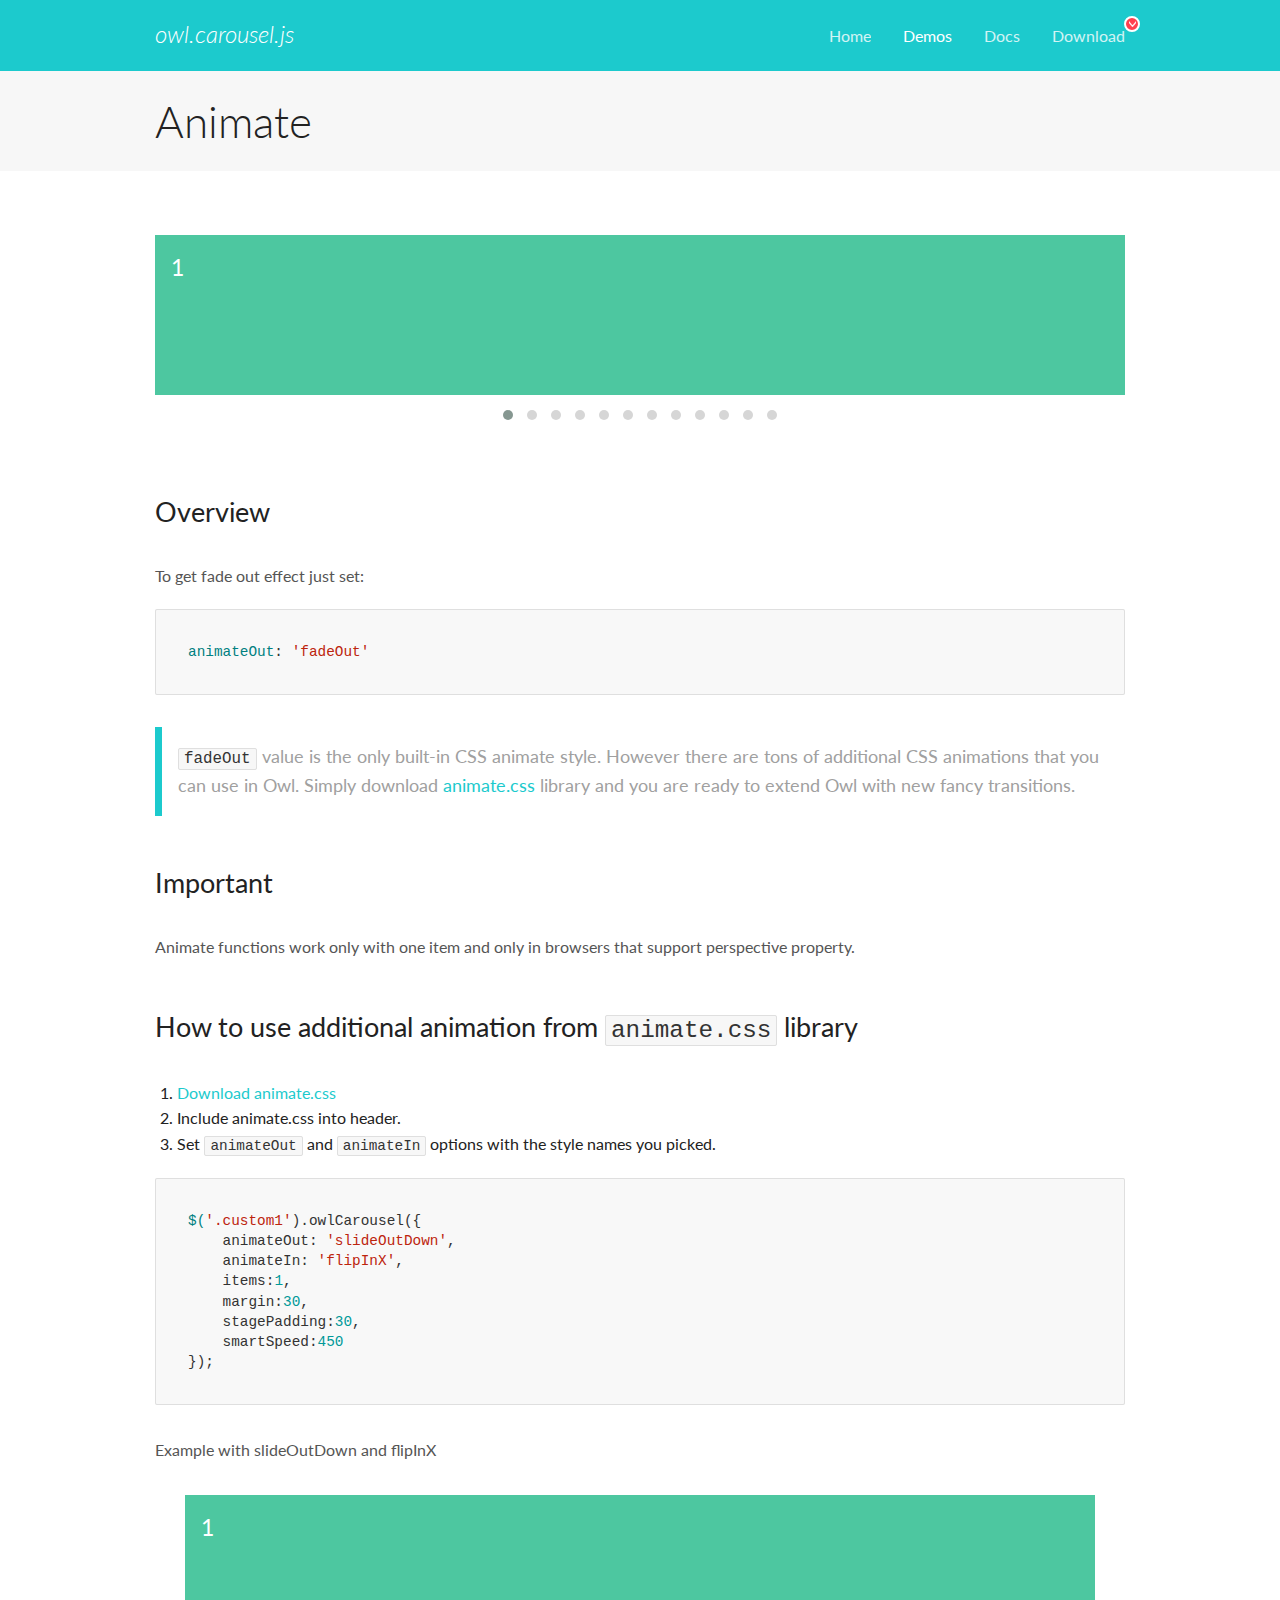
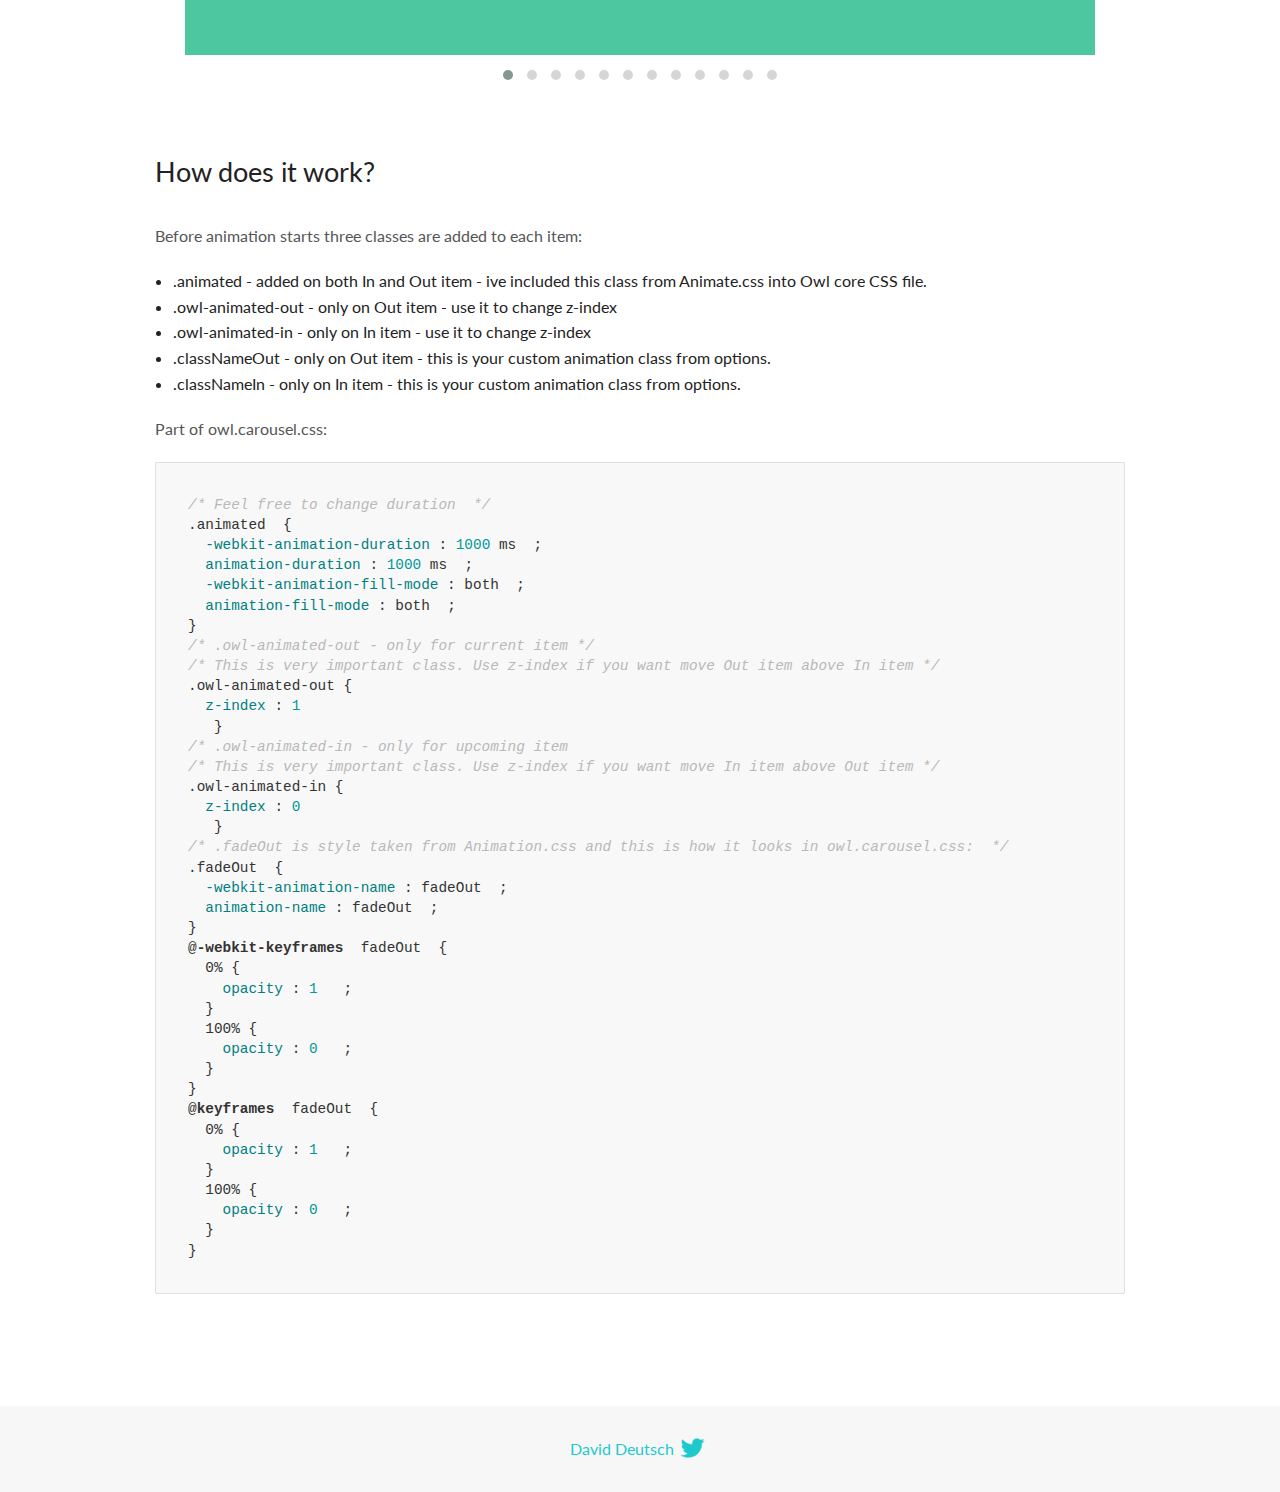
<file: OwlCarousel2-2.3.4/docs/demos/animate.html>
<!DOCTYPE html>
<html lang="en">
  <head>

    <!-- head -->
    <meta charset="utf-8">
    <meta name="msapplication-tap-highlight" content="no" />
    <meta name="viewport" content="width=device-width, initial-scale=1.0" />
    <meta name="description" content="Animate carousel">
    <meta name="author" content="David Deutsch">
    <title>
      Animate Demo | Owl Carousel | 2.3.4
    </title>

    <!-- Stylesheets -->
    <link href='https://fonts.googleapis.com/css?family=Lato:300,400,700,400italic,300italic' rel='stylesheet' type='text/css'>
    <link rel="stylesheet" href="../assets/css/docs.theme.min.css">

    <!-- Owl Stylesheets -->
    <link rel="stylesheet" href="../assets/owlcarousel/assets/owl.carousel.min.css">
    <link rel="stylesheet" href="../assets/owlcarousel/assets/owl.theme.default.min.css">

    <!-- HTML5 shim and Respond.js IE8 support of HTML5 elements and media queries -->

    <!--[if lt IE 9]>
      <script src="https://oss.maxcdn.com/libs/html5shiv/3.7.0/html5shiv.js"></script>
      <script src="https://oss.maxcdn.com/libs/respond.js/1.3.0/respond.min.js"></script>
    <![endif]-->

    <!-- Favicons -->
    <link rel="apple-touch-icon-precomposed" sizes="144x144" href="../assets/ico/apple-touch-icon-144-precomposed.png">
    <link rel="shortcut icon" href="../assets/ico/favicon.png">
    <link rel="shortcut icon" href="favicon.ico">

    <!-- Yeah i know js should not be in header. Its required for demos.-->

    <!-- javascript -->
    <script src="../assets/vendors/jquery.min.js"></script>
    <script src="../assets/owlcarousel/owl.carousel.js"></script>
  </head>
  <body>

    <!-- header -->
    <header class="header">
      <div class="row">
        <div class="large-12 columns">
          <div class="brand left">
            <h3>
              <a href="/OwlCarousel2/">owl.carousel.js</a> 
            </h3>
          </div>
          <a id="toggle-nav" class="right">
            <span></span> <span></span> <span></span> 
          </a> 
          <div class="nav-bar">
            <ul class="clearfix">
              <li> <a href="/OwlCarousel2/index.html">Home</a>  </li>
              <li class="active">
                <a href="/OwlCarousel2/demos/demos.html">Demos</a> 
              </li>
              <li> <a href="/OwlCarousel2/docs/started-welcome.html">Docs</a>  </li>
              <li>
                <a href="https://github.com/OwlCarousel2/OwlCarousel2/archive/2.3.4.zip">Download</a> 
                <span class="download"></span> 
              </li>
            </ul>
          </div>
        </div>
      </div>
    </header>

    <!-- title -->
    <section class="title">
      <div class="row">
        <div class="large-12 columns">
          <h1>Animate</h1>
        </div>
      </div>
    </section>

    <!--  Demos -->
    <section id="demos">
      <div class="row">
        <div class="large-12 columns">
          <div class="fadeOut owl-carousel owl-theme">
            <div class="item">
              <h4>1</h4>
            </div>
            <div class="item">
              <h4>2</h4>
            </div>
            <div class="item">
              <h4>3</h4>
            </div>
            <div class="item">
              <h4>4</h4>
            </div>
            <div class="item">
              <h4>5</h4>
            </div>
            <div class="item">
              <h4>6</h4>
            </div>
            <div class="item">
              <h4>7</h4>
            </div>
            <div class="item">
              <h4>8</h4>
            </div>
            <div class="item">
              <h4>9</h4>
            </div>
            <div class="item">
              <h4>10</h4>
            </div>
            <div class="item">
              <h4>11</h4>
            </div>
            <div class="item">
              <h4>12</h4>
            </div>
          </div>
          <h3 id="overview">Overview</h3>
          <p>To get fade out effect just set:</p>
          <pre><code>animateOut: &#39;fadeOut&#39;</code></pre>
          <blockquote>
            <p><code>fadeOut</code> value is the only built-in CSS animate style. However there are tons of additional CSS animations that you can use in Owl. Simply download
              <a href="https://daneden.github.io/animate.css/">animate.css</a>  library and you are ready to extend Owl with new fancy transitions.</p>
          </blockquote>
          <h3 id="important">Important</h3>
          <p>Animate functions work only with one item and only in browsers that support perspective property.</p>
          <h3 id="how-to-use-additional-animation-from-animate-css-library">How to use additional animation from <code>animate.css</code> library</h3>
          <ol>
            <li> <a href="https://daneden.github.io/animate.css/">Download animate.css</a>  </li>
            <li>Include animate.css into header.</li>
            <li>Set <code>animateOut</code> and <code>animateIn</code> options with the style names you picked.</li>
          </ol>
          <pre><code>$(&#39;.custom1&#39;).owlCarousel({
    animateOut: &#39;slideOutDown&#39;,
    animateIn: &#39;flipInX&#39;,
    items:1,
    margin:30,
    stagePadding:30,
    smartSpeed:450
});</code></pre>
          <p>Example with slideOutDown and flipInX</p>
          <div class="custom1 owl-carousel owl-theme">
            <div class="item">
              <h4>1</h4>
            </div>
            <div class="item">
              <h4>2</h4>
            </div>
            <div class="item">
              <h4>3</h4>
            </div>
            <div class="item">
              <h4>4</h4>
            </div>
            <div class="item">
              <h4>5</h4>
            </div>
            <div class="item">
              <h4>6</h4>
            </div>
            <div class="item">
              <h4>7</h4>
            </div>
            <div class="item">
              <h4>8</h4>
            </div>
            <div class="item">
              <h4>9</h4>
            </div>
            <div class="item">
              <h4>10</h4>
            </div>
            <div class="item">
              <h4>11</h4>
            </div>
            <div class="item">
              <h4>12</h4>
            </div>
          </div>
          <h3 id="how-does-it-work-">How does it work?</h3>
          <p>Before animation starts three classes are added to each item:</p>
          <ul>
            <li>.animated - added on both In and Out item - ive included this class from Animate.css into Owl core CSS file.</li>
            <li>.owl-animated-out - only on Out item - use it to change z-index</li>
            <li>.owl-animated-in - only on In item - use it to change z-index</li>
            <li>.classNameOut - only on Out item - this is your custom animation class from options.</li>
            <li>.classNameIn - only on In item - this is your custom animation class from options.</li>
          </ul>
          <p>Part of owl.carousel.css:</p>
          <pre><code class="language-css"><span class="comment">/* Feel free to change duration  */</span> 
<span class="class">.animated</span>  <span class="rules">{
  <span class="rule"><span class="attribute">-webkit-animation-duration</span> :<span class="value"> <span class="number">1000</span> ms</span> </span> ;
  <span class="rule"><span class="attribute">animation-duration</span> :<span class="value"> <span class="number">1000</span> ms</span> </span> ;
  <span class="rule"><span class="attribute">-webkit-animation-fill-mode</span> :<span class="value"> both</span> </span> ;
  <span class="rule"><span class="attribute">animation-fill-mode</span> :<span class="value"> both</span> </span> ;
<span class="rule">}</span> </span> 
<span class="comment">/* .owl-animated-out - only for current item */</span> 
<span class="comment">/* This is very important class. Use z-index if you want move Out item above In item */</span> 
<span class="class">.owl-animated-out</span> <span class="rules">{
  <span class="rule"><span class="attribute">z-index</span> :<span class="value"> <span class="number">1</span> 
</span> </span> </span> }
<span class="comment">/* .owl-animated-in - only for upcoming item
/* This is very important class. Use z-index if you want move In item above Out item */</span> 
<span class="class">.owl-animated-in</span> <span class="rules">{
  <span class="rule"><span class="attribute">z-index</span> :<span class="value"> <span class="number">0</span> 
</span> </span> </span> }
<span class="comment">/* .fadeOut is style taken from Animation.css and this is how it looks in owl.carousel.css:  */</span> 
<span class="class">.fadeOut</span>  <span class="rules">{
  <span class="rule"><span class="attribute">-webkit-animation-name</span> :<span class="value"> fadeOut</span> </span> ;
  <span class="rule"><span class="attribute">animation-name</span> :<span class="value"> fadeOut</span> </span> ;
<span class="rule">}</span> </span> 
<span class="at_rule">@<span class="keyword">-webkit-keyframes</span>  fadeOut </span> {
  0% <span class="rules">{
    <span class="rule"><span class="attribute">opacity</span> :<span class="value"> <span class="number">1</span> </span> </span> ;
  <span class="rule">}</span> </span> 
  100% <span class="rules">{
    <span class="rule"><span class="attribute">opacity</span> :<span class="value"> <span class="number">0</span> </span> </span> ;
  <span class="rule">}</span> </span> 
}
<span class="at_rule">@<span class="keyword">keyframes</span>  fadeOut </span> {
  0% <span class="rules">{
    <span class="rule"><span class="attribute">opacity</span> :<span class="value"> <span class="number">1</span> </span> </span> ;
  <span class="rule">}</span> </span> 
  100% <span class="rules">{
    <span class="rule"><span class="attribute">opacity</span> :<span class="value"> <span class="number">0</span> </span> </span> ;
  <span class="rule">}</span> </span> 
}</code></pre>
          <link rel="stylesheet" href="../assets/css/animate.css">
          <script>
            jQuery(document).ready(function($) {
              $('.fadeOut').owlCarousel({
                items: 1,
                animateOut: 'fadeOut',
                loop: true,
                margin: 10,
              });
              $('.custom1').owlCarousel({
                animateOut: 'slideOutDown',
                animateIn: 'flipInX',
                items: 1,
                margin: 30,
                stagePadding: 30,
                smartSpeed: 450
              });
            });
          </script>
        </div>
      </div>
    </section>

    <!-- footer -->
    <footer class="footer">
      <div class="row">
        <div class="large-12 columns">
          <h5>
            <a href="/OwlCarousel2/docs/support-contact.html">David Deutsch</a> 
            <a id="custom-tweet-button" href="https://twitter.com/share?url=https://github.com/OwlCarousel2/OwlCarousel2&text=Owl Carousel - This is so awesome! " target="_blank"></a> 
          </h5>
        </div>
      </div>
    </footer>

    <!-- vendors -->
    <script src="../assets/vendors/highlight.js"></script>
    <script src="../assets/js/app.js"></script>
  </body>
</html>
</file>
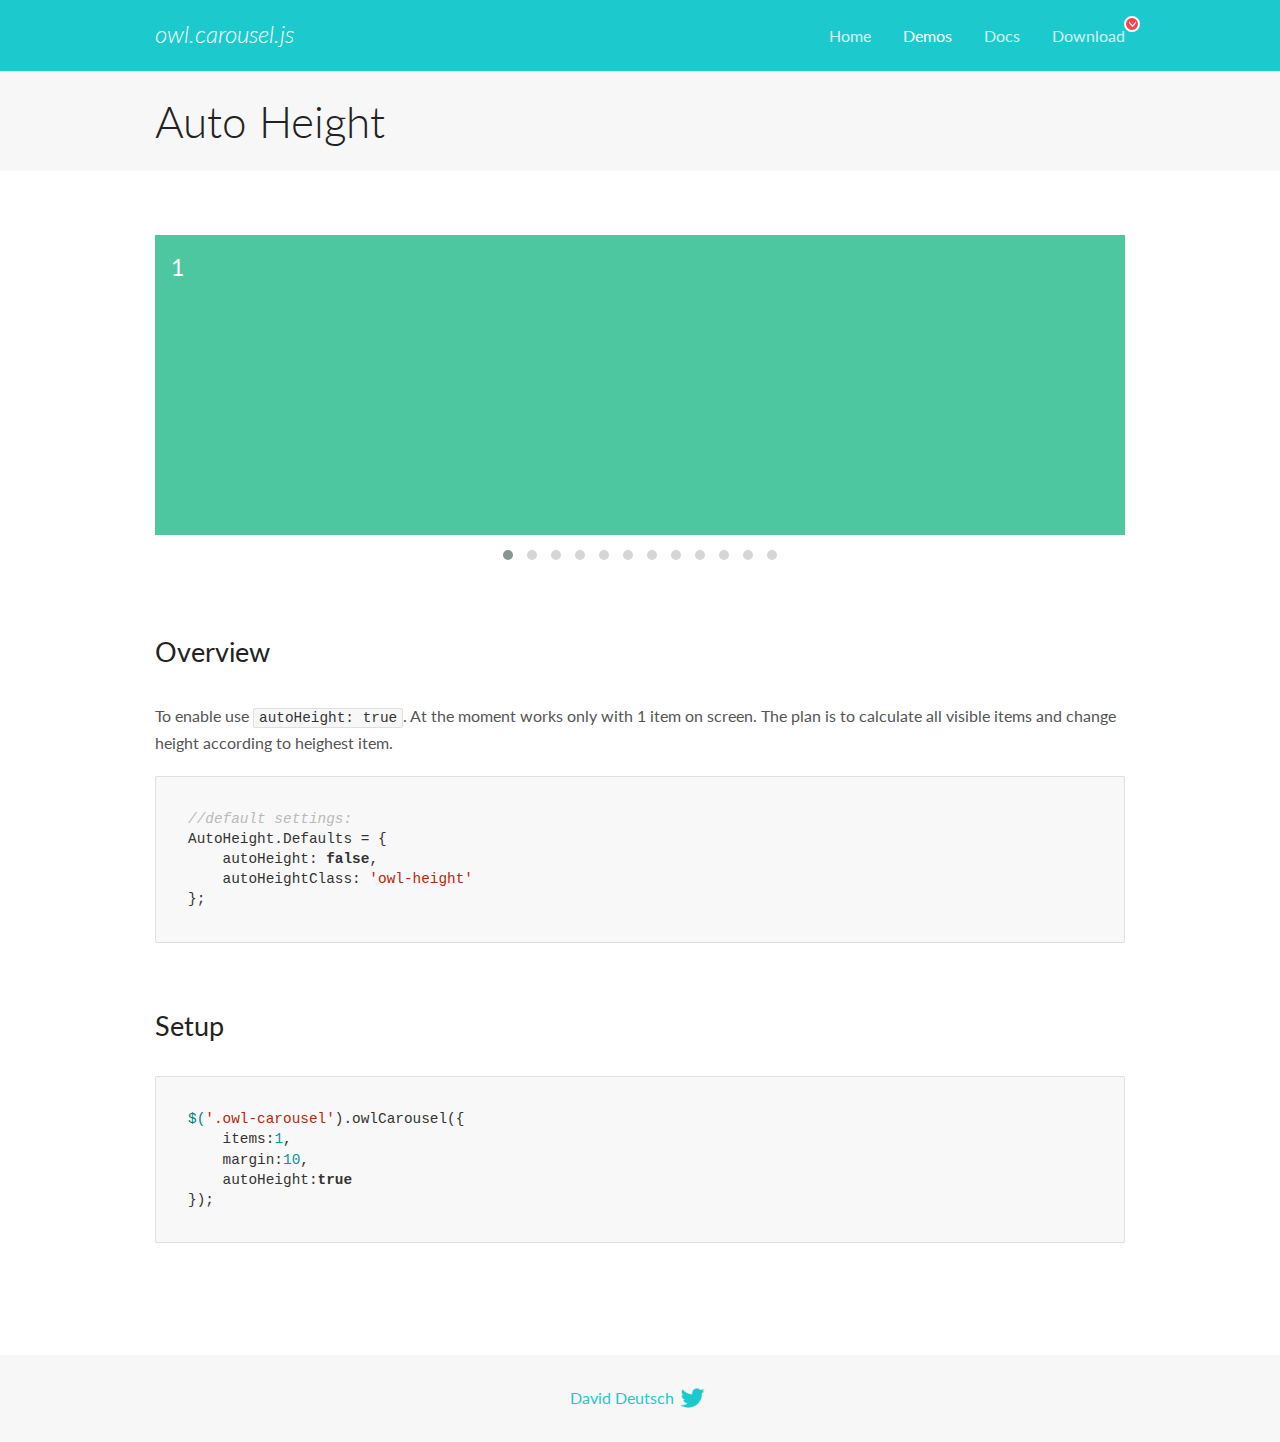
<file: OwlCarousel2-2.3.4/docs/demos/autoheight.html>
<!DOCTYPE html>
<html lang="en">
  <head>

    <!-- head -->
    <meta charset="utf-8">
    <meta name="msapplication-tap-highlight" content="no" />
    <meta name="viewport" content="width=device-width, initial-scale=1.0" />
    <meta name="description" content="autoHeight usage demo">
    <meta name="author" content="David Deutsch">
    <title>
      Auto Height Demo | Owl Carousel | 2.3.4
    </title>

    <!-- Stylesheets -->
    <link href='https://fonts.googleapis.com/css?family=Lato:300,400,700,400italic,300italic' rel='stylesheet' type='text/css'>
    <link rel="stylesheet" href="../assets/css/docs.theme.min.css">

    <!-- Owl Stylesheets -->
    <link rel="stylesheet" href="../assets/owlcarousel/assets/owl.carousel.min.css">
    <link rel="stylesheet" href="../assets/owlcarousel/assets/owl.theme.default.min.css">

    <!-- HTML5 shim and Respond.js IE8 support of HTML5 elements and media queries -->

    <!--[if lt IE 9]>
      <script src="https://oss.maxcdn.com/libs/html5shiv/3.7.0/html5shiv.js"></script>
      <script src="https://oss.maxcdn.com/libs/respond.js/1.3.0/respond.min.js"></script>
    <![endif]-->

    <!-- Favicons -->
    <link rel="apple-touch-icon-precomposed" sizes="144x144" href="../assets/ico/apple-touch-icon-144-precomposed.png">
    <link rel="shortcut icon" href="../assets/ico/favicon.png">
    <link rel="shortcut icon" href="favicon.ico">

    <!-- Yeah i know js should not be in header. Its required for demos.-->

    <!-- javascript -->
    <script src="../assets/vendors/jquery.min.js"></script>
    <script src="../assets/owlcarousel/owl.carousel.js"></script>
  </head>
  <body>

    <!-- header -->
    <header class="header">
      <div class="row">
        <div class="large-12 columns">
          <div class="brand left">
            <h3>
              <a href="/OwlCarousel2/">owl.carousel.js</a> 
            </h3>
          </div>
          <a id="toggle-nav" class="right">
            <span></span> <span></span> <span></span> 
          </a> 
          <div class="nav-bar">
            <ul class="clearfix">
              <li> <a href="/OwlCarousel2/index.html">Home</a>  </li>
              <li class="active">
                <a href="/OwlCarousel2/demos/demos.html">Demos</a> 
              </li>
              <li> <a href="/OwlCarousel2/docs/started-welcome.html">Docs</a>  </li>
              <li>
                <a href="https://github.com/OwlCarousel2/OwlCarousel2/archive/2.3.4.zip">Download</a> 
                <span class="download"></span> 
              </li>
            </ul>
          </div>
        </div>
      </div>
    </header>

    <!-- title -->
    <section class="title">
      <div class="row">
        <div class="large-12 columns">
          <h1>Auto Height</h1>
        </div>
      </div>
    </section>

    <!--  Demos -->
    <section id="demos">
      <div class="row">
        <div class="large-12 columns">
          <div class="owl-carousel owl-theme">
            <div class="item" style="height:300px">
              <h4>1</h4>
            </div>
            <div class="item" style="height:100px">
              <h4>2</h4>
            </div>
            <div class="item" style="height:500px">
              <h4>3</h4>
            </div>
            <div class="item" style="height:250px">
              <h4>4</h4>
            </div>
            <div class="item" style="height:400px">
              <h4>5</h4>
            </div>
            <div class="item" style="height:500px">
              <h4>6</h4>
            </div>
            <div class="item" style="height:600px">
              <h4>7</h4>
            </div>
            <div class="item" style="height:400px">
              <h4>8</h4>
            </div>
            <div class="item" style="height:300px">
              <h4>9</h4>
            </div>
            <div class="item" style="height:350px">
              <h4>10</h4>
            </div>
            <div class="item" style="height:200px">
              <h4>11</h4>
            </div>
            <div class="item" style="height:150px">
              <h4>12</h4>
            </div>
          </div>
          <h3 id="overview">Overview</h3>
          <p>To enable use <code>autoHeight: true</code>. At the moment works only with 1 item on screen. The plan is to calculate all visible items and change height according to heighest item.</p>
          <pre><code>//default settings:
AutoHeight.Defaults = {
    autoHeight: false,
    autoHeightClass: &#39;owl-height&#39;
};</code></pre>
          <h3 id="setup">Setup</h3>
          <pre><code>$(&#39;.owl-carousel&#39;).owlCarousel({
    items:1,
    margin:10,
    autoHeight:true
});</code></pre>
          <script>
            $(document).ready(function() {
              $('.owl-carousel').owlCarousel({
                items: 1,
                margin: 10,
                autoHeight: true
              });
            })
          </script>
        </div>
      </div>
    </section>

    <!-- footer -->
    <footer class="footer">
      <div class="row">
        <div class="large-12 columns">
          <h5>
            <a href="/OwlCarousel2/docs/support-contact.html">David Deutsch</a> 
            <a id="custom-tweet-button" href="https://twitter.com/share?url=https://github.com/OwlCarousel2/OwlCarousel2&text=Owl Carousel - This is so awesome! " target="_blank"></a> 
          </h5>
        </div>
      </div>
    </footer>

    <!-- vendors -->
    <script src="../assets/vendors/highlight.js"></script>
    <script src="../assets/js/app.js"></script>
  </body>
</html>
</file>
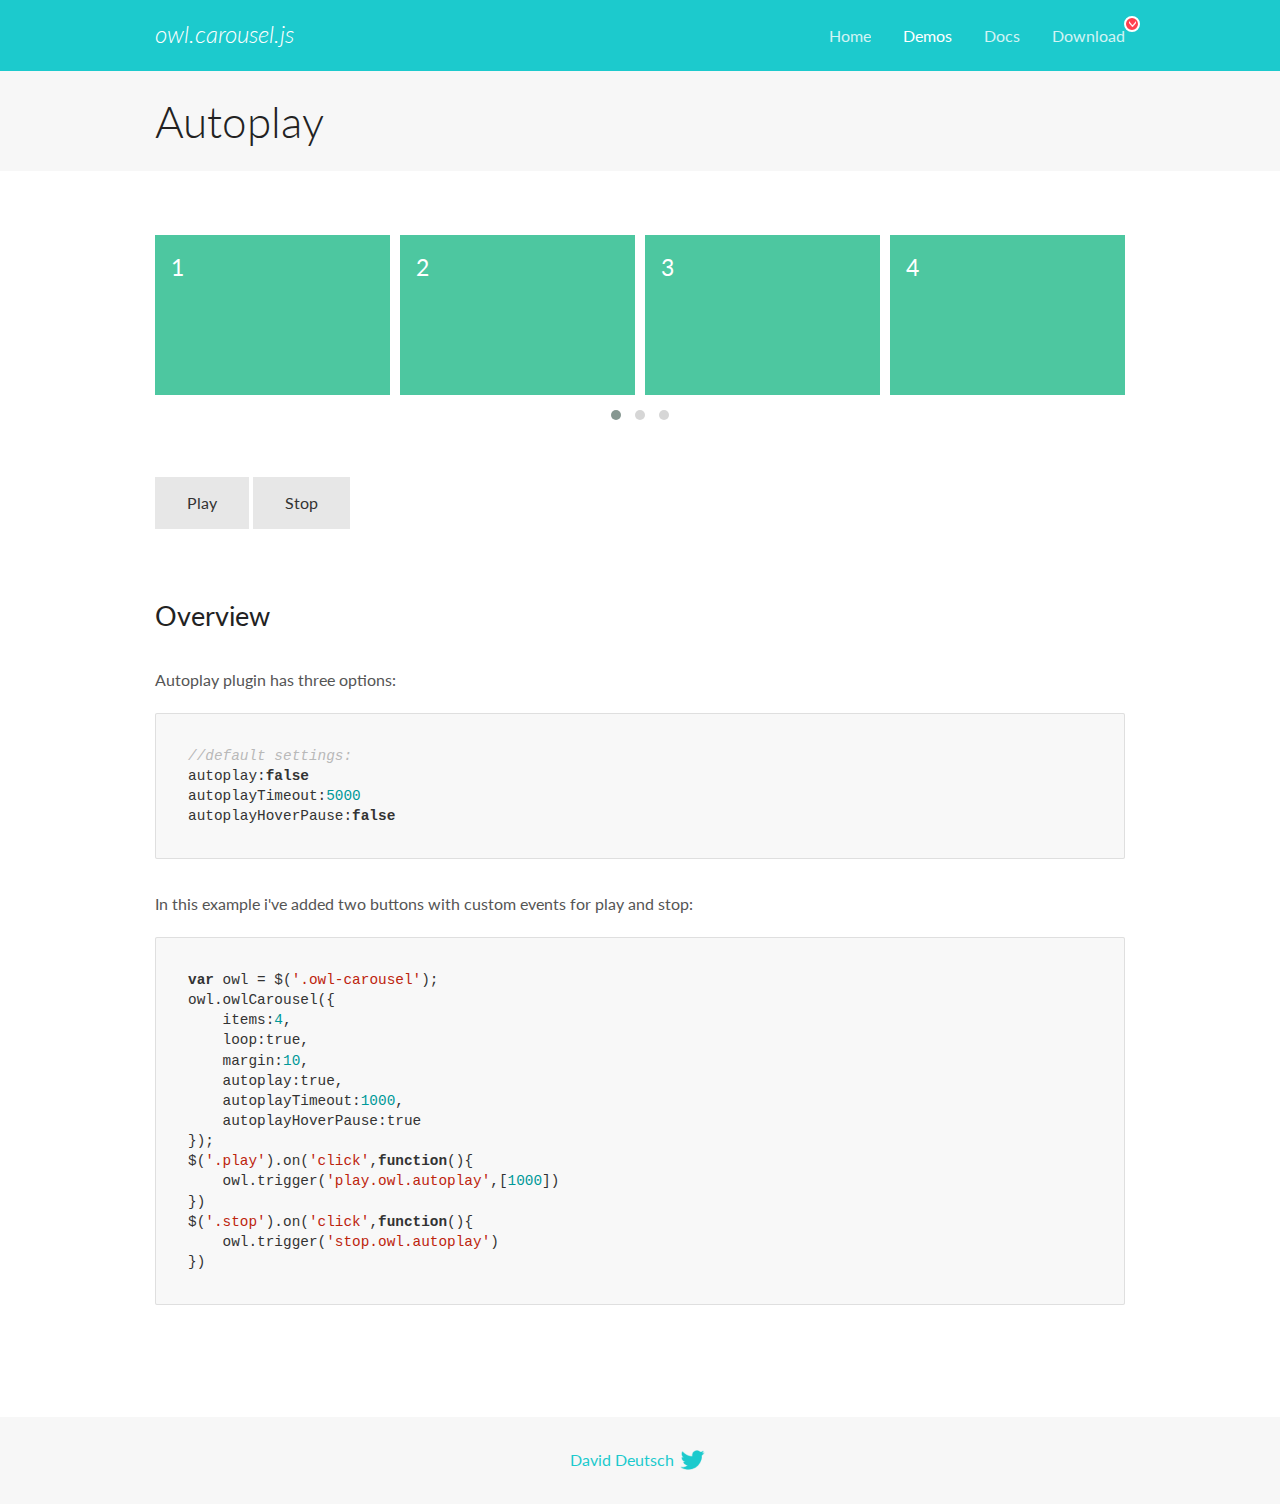
<file: OwlCarousel2-2.3.4/docs/demos/autoplay.html>
<!DOCTYPE html>
<html lang="en">
  <head>

    <!-- head -->
    <meta charset="utf-8">
    <meta name="msapplication-tap-highlight" content="no" />
    <meta name="viewport" content="width=device-width, initial-scale=1.0" />
    <meta name="description" content="Autoplay usage demo">
    <meta name="author" content="David Deutsch">
    <title>
      Autoplay Demo | Owl Carousel | 2.3.4
    </title>

    <!-- Stylesheets -->
    <link href='https://fonts.googleapis.com/css?family=Lato:300,400,700,400italic,300italic' rel='stylesheet' type='text/css'>
    <link rel="stylesheet" href="../assets/css/docs.theme.min.css">

    <!-- Owl Stylesheets -->
    <link rel="stylesheet" href="../assets/owlcarousel/assets/owl.carousel.min.css">
    <link rel="stylesheet" href="../assets/owlcarousel/assets/owl.theme.default.min.css">

    <!-- HTML5 shim and Respond.js IE8 support of HTML5 elements and media queries -->

    <!--[if lt IE 9]>
      <script src="https://oss.maxcdn.com/libs/html5shiv/3.7.0/html5shiv.js"></script>
      <script src="https://oss.maxcdn.com/libs/respond.js/1.3.0/respond.min.js"></script>
    <![endif]-->

    <!-- Favicons -->
    <link rel="apple-touch-icon-precomposed" sizes="144x144" href="../assets/ico/apple-touch-icon-144-precomposed.png">
    <link rel="shortcut icon" href="../assets/ico/favicon.png">
    <link rel="shortcut icon" href="favicon.ico">

    <!-- Yeah i know js should not be in header. Its required for demos.-->

    <!-- javascript -->
    <script src="../assets/vendors/jquery.min.js"></script>
    <script src="../assets/owlcarousel/owl.carousel.js"></script>
  </head>
  <body>

    <!-- header -->
    <header class="header">
      <div class="row">
        <div class="large-12 columns">
          <div class="brand left">
            <h3>
              <a href="/OwlCarousel2/">owl.carousel.js</a> 
            </h3>
          </div>
          <a id="toggle-nav" class="right">
            <span></span> <span></span> <span></span> 
          </a> 
          <div class="nav-bar">
            <ul class="clearfix">
              <li> <a href="/OwlCarousel2/index.html">Home</a>  </li>
              <li class="active">
                <a href="/OwlCarousel2/demos/demos.html">Demos</a> 
              </li>
              <li> <a href="/OwlCarousel2/docs/started-welcome.html">Docs</a>  </li>
              <li>
                <a href="https://github.com/OwlCarousel2/OwlCarousel2/archive/2.3.4.zip">Download</a> 
                <span class="download"></span> 
              </li>
            </ul>
          </div>
        </div>
      </div>
    </header>

    <!-- title -->
    <section class="title">
      <div class="row">
        <div class="large-12 columns">
          <h1>Autoplay</h1>
        </div>
      </div>
    </section>

    <!--  Demos -->
    <section id="demos">
      <div class="row">
        <div class="large-12 columns">
          <div class="owl-carousel owl-theme">
            <div class="item">
              <h4>1</h4>
            </div>
            <div class="item">
              <h4>2</h4>
            </div>
            <div class="item">
              <h4>3</h4>
            </div>
            <div class="item">
              <h4>4</h4>
            </div>
            <div class="item">
              <h4>5</h4>
            </div>
            <div class="item">
              <h4>6</h4>
            </div>
            <div class="item">
              <h4>7</h4>
            </div>
            <div class="item">
              <h4>8</h4>
            </div>
            <div class="item">
              <h4>9</h4>
            </div>
            <div class="item">
              <h4>10</h4>
            </div>
            <div class="item">
              <h4>11</h4>
            </div>
            <div class="item">
              <h4>12</h4>
            </div>
          </div>
          <a class="button secondary play">Play</a> 
          <a class="button secondary stop">Stop</a> 
          <h3 id="overview">Overview</h3>
          <p>Autoplay plugin has three options:</p>
          <pre><code>//default settings:
autoplay:false
autoplayTimeout:5000
autoplayHoverPause:false</code></pre>
          <p>In this example i&#39;ve added two buttons with custom events for play and stop:</p>
          <pre><code>var owl = $(&#39;.owl-carousel&#39;);
owl.owlCarousel({
    items:4,
    loop:true,
    margin:10,
    autoplay:true,
    autoplayTimeout:1000,
    autoplayHoverPause:true
});
$(&#39;.play&#39;).on(&#39;click&#39;,function(){
    owl.trigger(&#39;play.owl.autoplay&#39;,[1000])
})
$(&#39;.stop&#39;).on(&#39;click&#39;,function(){
    owl.trigger(&#39;stop.owl.autoplay&#39;)
})</code></pre>
          <script>
            $(document).ready(function() {
              var owl = $('.owl-carousel');
              owl.owlCarousel({
                items: 4,
                loop: true,
                margin: 10,
                autoplay: true,
                autoplayTimeout: 1000,
                autoplayHoverPause: true
              });
              $('.play').on('click', function() {
                owl.trigger('play.owl.autoplay', [1000])
              })
              $('.stop').on('click', function() {
                owl.trigger('stop.owl.autoplay')
              })
            })
          </script>
        </div>
      </div>
    </section>

    <!-- footer -->
    <footer class="footer">
      <div class="row">
        <div class="large-12 columns">
          <h5>
            <a href="/OwlCarousel2/docs/support-contact.html">David Deutsch</a> 
            <a id="custom-tweet-button" href="https://twitter.com/share?url=https://github.com/OwlCarousel2/OwlCarousel2&text=Owl Carousel - This is so awesome! " target="_blank"></a> 
          </h5>
        </div>
      </div>
    </footer>

    <!-- vendors -->
    <script src="../assets/vendors/highlight.js"></script>
    <script src="../assets/js/app.js"></script>
  </body>
</html>
</file>
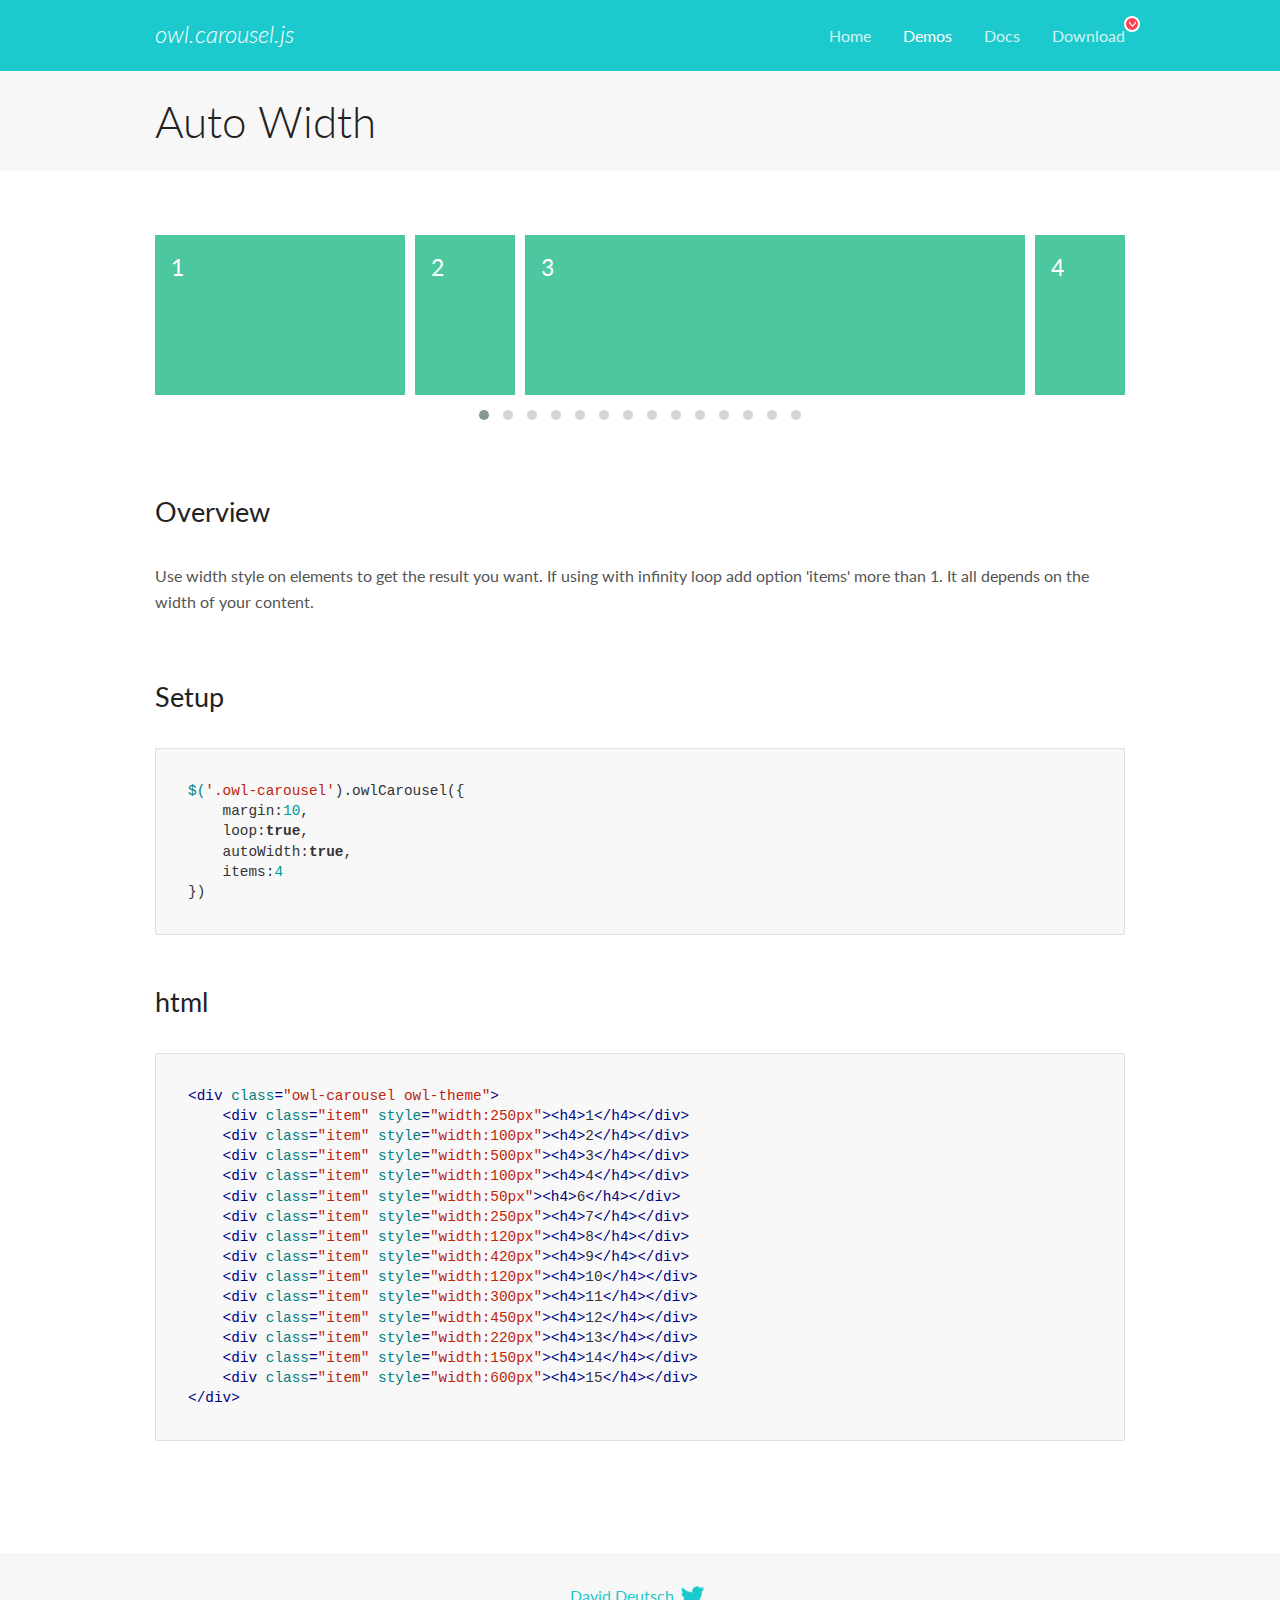
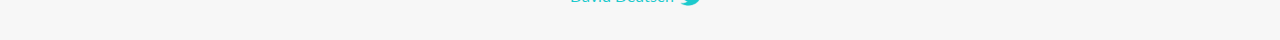
<file: OwlCarousel2-2.3.4/docs/demos/autowidth.html>
<!DOCTYPE html>
<html lang="en">
  <head>

    <!-- head -->
    <meta charset="utf-8">
    <meta name="msapplication-tap-highlight" content="no" />
    <meta name="viewport" content="width=device-width, initial-scale=1.0" />
    <meta name="description" content="Auto Width">
    <meta name="author" content="David Deutsch">
    <title>
      Auto Width Demo | Owl Carousel | 2.3.4
    </title>

    <!-- Stylesheets -->
    <link href='https://fonts.googleapis.com/css?family=Lato:300,400,700,400italic,300italic' rel='stylesheet' type='text/css'>
    <link rel="stylesheet" href="../assets/css/docs.theme.min.css">

    <!-- Owl Stylesheets -->
    <link rel="stylesheet" href="../assets/owlcarousel/assets/owl.carousel.min.css">
    <link rel="stylesheet" href="../assets/owlcarousel/assets/owl.theme.default.min.css">

    <!-- HTML5 shim and Respond.js IE8 support of HTML5 elements and media queries -->

    <!--[if lt IE 9]>
      <script src="https://oss.maxcdn.com/libs/html5shiv/3.7.0/html5shiv.js"></script>
      <script src="https://oss.maxcdn.com/libs/respond.js/1.3.0/respond.min.js"></script>
    <![endif]-->

    <!-- Favicons -->
    <link rel="apple-touch-icon-precomposed" sizes="144x144" href="../assets/ico/apple-touch-icon-144-precomposed.png">
    <link rel="shortcut icon" href="../assets/ico/favicon.png">
    <link rel="shortcut icon" href="favicon.ico">

    <!-- Yeah i know js should not be in header. Its required for demos.-->

    <!-- javascript -->
    <script src="../assets/vendors/jquery.min.js"></script>
    <script src="../assets/owlcarousel/owl.carousel.js"></script>
  </head>
  <body>

    <!-- header -->
    <header class="header">
      <div class="row">
        <div class="large-12 columns">
          <div class="brand left">
            <h3>
              <a href="/OwlCarousel2/">owl.carousel.js</a> 
            </h3>
          </div>
          <a id="toggle-nav" class="right">
            <span></span> <span></span> <span></span> 
          </a> 
          <div class="nav-bar">
            <ul class="clearfix">
              <li> <a href="/OwlCarousel2/index.html">Home</a>  </li>
              <li class="active">
                <a href="/OwlCarousel2/demos/demos.html">Demos</a> 
              </li>
              <li> <a href="/OwlCarousel2/docs/started-welcome.html">Docs</a>  </li>
              <li>
                <a href="https://github.com/OwlCarousel2/OwlCarousel2/archive/2.3.4.zip">Download</a> 
                <span class="download"></span> 
              </li>
            </ul>
          </div>
        </div>
      </div>
    </header>

    <!-- title -->
    <section class="title">
      <div class="row">
        <div class="large-12 columns">
          <h1>Auto Width</h1>
        </div>
      </div>
    </section>

    <!--  Demos -->
    <section id="demos">
      <div class="row">
        <div class="large-12 columns">
          <div class="owl-carousel owl-theme">
            <div class="item" style="width:250px">
              <h4>1</h4>
            </div>
            <div class="item" style="width:100px">
              <h4>2</h4>
            </div>
            <div class="item" style="width:500px">
              <h4>3</h4>
            </div>
            <div class="item" style="width:100px">
              <h4>4</h4>
            </div>
            <div class="item" style="width:50px">
              <h4>6</h4>
            </div>
            <div class="item" style="width:250px">
              <h4>7</h4>
            </div>
            <div class="item" style="width:120px">
              <h4>8</h4>
            </div>
            <div class="item" style="width:420px">
              <h4>9</h4>
            </div>
            <div class="item" style="width:120px">
              <h4>10</h4>
            </div>
            <div class="item" style="width:300px">
              <h4>11</h4>
            </div>
            <div class="item" style="width:450px">
              <h4>12</h4>
            </div>
            <div class="item" style="width:220px">
              <h4>13</h4>
            </div>
            <div class="item" style="width:150px">
              <h4>14</h4>
            </div>
            <div class="item" style="width:600px">
              <h4>15</h4>
            </div>
          </div>
          <h3 id="overview">Overview</h3>
          <p>Use width style on elements to get the result you want. If using with infinity loop add option &#39;items&#39; more than 1. It all depends on the width of your content.</p>
          <h3 id="setup">Setup</h3>
          <pre><code>$(&#39;.owl-carousel&#39;).owlCarousel({
    margin:10,
    loop:true,
    autoWidth:true,
    items:4
})</code></pre>
          <h3 id="html">html</h3>
          <pre><code>&lt;div class=&quot;owl-carousel owl-theme&quot;&gt;
    &lt;div class=&quot;item&quot; style=&quot;width:250px&quot;&gt;&lt;h4&gt;1&lt;/h4&gt;&lt;/div&gt;
    &lt;div class=&quot;item&quot; style=&quot;width:100px&quot;&gt;&lt;h4&gt;2&lt;/h4&gt;&lt;/div&gt;
    &lt;div class=&quot;item&quot; style=&quot;width:500px&quot;&gt;&lt;h4&gt;3&lt;/h4&gt;&lt;/div&gt;
    &lt;div class=&quot;item&quot; style=&quot;width:100px&quot;&gt;&lt;h4&gt;4&lt;/h4&gt;&lt;/div&gt;
    &lt;div class=&quot;item&quot; style=&quot;width:50px&quot;&gt;&lt;h4&gt;6&lt;/h4&gt;&lt;/div&gt;
    &lt;div class=&quot;item&quot; style=&quot;width:250px&quot;&gt;&lt;h4&gt;7&lt;/h4&gt;&lt;/div&gt;
    &lt;div class=&quot;item&quot; style=&quot;width:120px&quot;&gt;&lt;h4&gt;8&lt;/h4&gt;&lt;/div&gt;
    &lt;div class=&quot;item&quot; style=&quot;width:420px&quot;&gt;&lt;h4&gt;9&lt;/h4&gt;&lt;/div&gt;
    &lt;div class=&quot;item&quot; style=&quot;width:120px&quot;&gt;&lt;h4&gt;10&lt;/h4&gt;&lt;/div&gt;
    &lt;div class=&quot;item&quot; style=&quot;width:300px&quot;&gt;&lt;h4&gt;11&lt;/h4&gt;&lt;/div&gt;
    &lt;div class=&quot;item&quot; style=&quot;width:450px&quot;&gt;&lt;h4&gt;12&lt;/h4&gt;&lt;/div&gt;
    &lt;div class=&quot;item&quot; style=&quot;width:220px&quot;&gt;&lt;h4&gt;13&lt;/h4&gt;&lt;/div&gt;
    &lt;div class=&quot;item&quot; style=&quot;width:150px&quot;&gt;&lt;h4&gt;14&lt;/h4&gt;&lt;/div&gt;
    &lt;div class=&quot;item&quot; style=&quot;width:600px&quot;&gt;&lt;h4&gt;15&lt;/h4&gt;&lt;/div&gt;
&lt;/div&gt;</code></pre>
          <script>
            $(document).ready(function() {
              $('.owl-carousel').owlCarousel({
                margin: 10,
                loop: true,
                autoWidth: true,
                items: 4
              })
            })
          </script>
        </div>
      </div>
    </section>

    <!-- footer -->
    <footer class="footer">
      <div class="row">
        <div class="large-12 columns">
          <h5>
            <a href="/OwlCarousel2/docs/support-contact.html">David Deutsch</a> 
            <a id="custom-tweet-button" href="https://twitter.com/share?url=https://github.com/OwlCarousel2/OwlCarousel2&text=Owl Carousel - This is so awesome! " target="_blank"></a> 
          </h5>
        </div>
      </div>
    </footer>

    <!-- vendors -->
    <script src="../assets/vendors/highlight.js"></script>
    <script src="../assets/js/app.js"></script>
  </body>
</html>
</file>
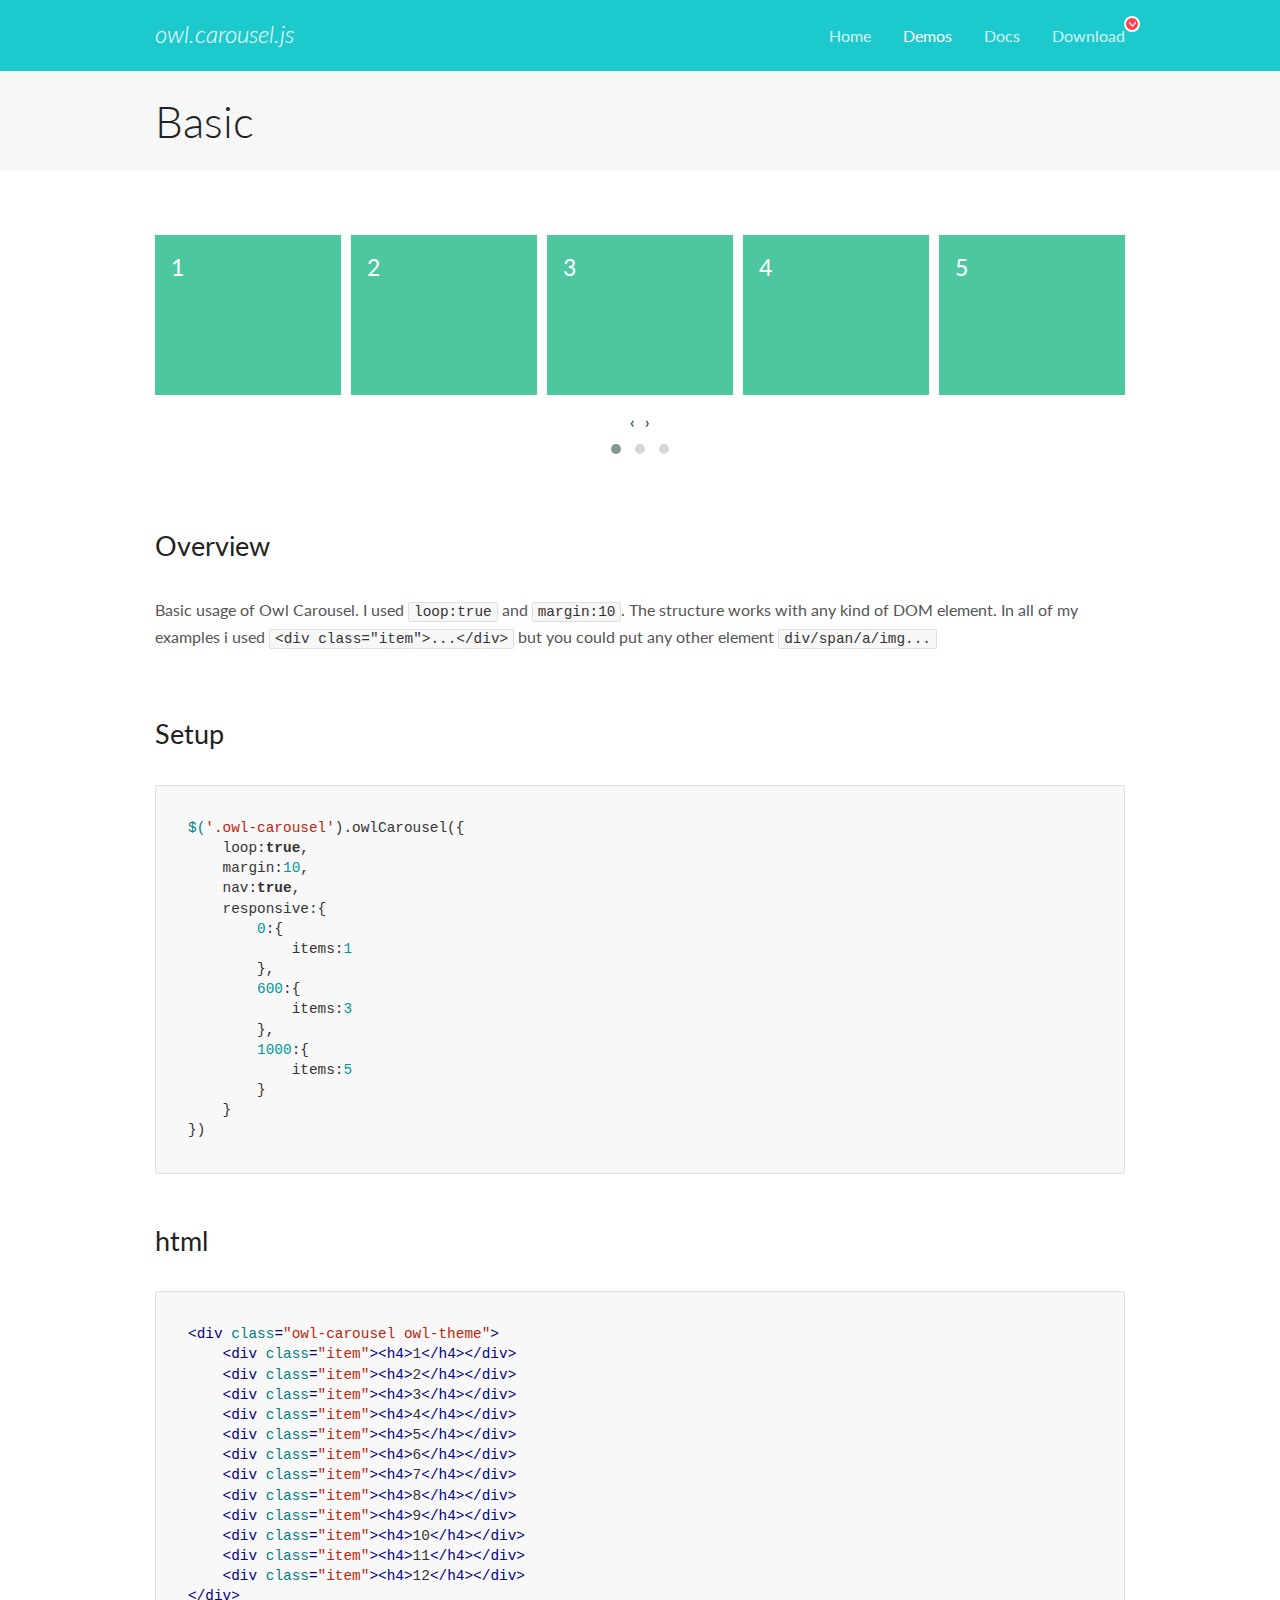
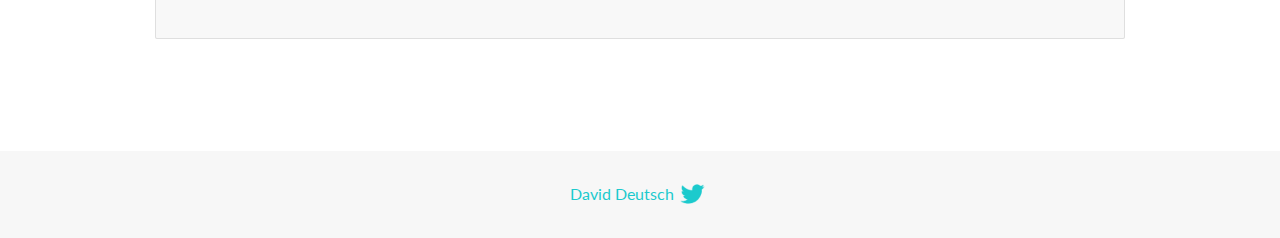
<file: OwlCarousel2-2.3.4/docs/demos/basic.html>
<!DOCTYPE html>
<html lang="en">
  <head>

    <!-- head -->
    <meta charset="utf-8">
    <meta name="msapplication-tap-highlight" content="no" />
    <meta name="viewport" content="width=device-width, initial-scale=1.0" />
    <meta name="description" content="Basic usage demo">
    <meta name="author" content="David Deutsch">
    <title>
      Basic Demo | Owl Carousel | 2.3.4
    </title>

    <!-- Stylesheets -->
    <link href='https://fonts.googleapis.com/css?family=Lato:300,400,700,400italic,300italic' rel='stylesheet' type='text/css'>
    <link rel="stylesheet" href="../assets/css/docs.theme.min.css">

    <!-- Owl Stylesheets -->
    <link rel="stylesheet" href="../assets/owlcarousel/assets/owl.carousel.min.css">
    <link rel="stylesheet" href="../assets/owlcarousel/assets/owl.theme.default.min.css">

    <!-- HTML5 shim and Respond.js IE8 support of HTML5 elements and media queries -->

    <!--[if lt IE 9]>
      <script src="https://oss.maxcdn.com/libs/html5shiv/3.7.0/html5shiv.js"></script>
      <script src="https://oss.maxcdn.com/libs/respond.js/1.3.0/respond.min.js"></script>
    <![endif]-->

    <!-- Favicons -->
    <link rel="apple-touch-icon-precomposed" sizes="144x144" href="../assets/ico/apple-touch-icon-144-precomposed.png">
    <link rel="shortcut icon" href="../assets/ico/favicon.png">
    <link rel="shortcut icon" href="favicon.ico">

    <!-- Yeah i know js should not be in header. Its required for demos.-->

    <!-- javascript -->
    <script src="../assets/vendors/jquery.min.js"></script>
    <script src="../assets/owlcarousel/owl.carousel.js"></script>
  </head>
  <body>

    <!-- header -->
    <header class="header">
      <div class="row">
        <div class="large-12 columns">
          <div class="brand left">
            <h3>
              <a href="/OwlCarousel2/">owl.carousel.js</a> 
            </h3>
          </div>
          <a id="toggle-nav" class="right">
            <span></span> <span></span> <span></span> 
          </a> 
          <div class="nav-bar">
            <ul class="clearfix">
              <li> <a href="/OwlCarousel2/index.html">Home</a>  </li>
              <li class="active">
                <a href="/OwlCarousel2/demos/demos.html">Demos</a> 
              </li>
              <li> <a href="/OwlCarousel2/docs/started-welcome.html">Docs</a>  </li>
              <li>
                <a href="https://github.com/OwlCarousel2/OwlCarousel2/archive/2.3.4.zip">Download</a> 
                <span class="download"></span> 
              </li>
            </ul>
          </div>
        </div>
      </div>
    </header>

    <!-- title -->
    <section class="title">
      <div class="row">
        <div class="large-12 columns">
          <h1>Basic</h1>
        </div>
      </div>
    </section>

    <!--  Demos -->
    <section id="demos">
      <div class="row">
        <div class="large-12 columns">
          <div class="owl-carousel owl-theme">
            <div class="item">
              <h4>1</h4>
            </div>
            <div class="item">
              <h4>2</h4>
            </div>
            <div class="item">
              <h4>3</h4>
            </div>
            <div class="item">
              <h4>4</h4>
            </div>
            <div class="item">
              <h4>5</h4>
            </div>
            <div class="item">
              <h4>6</h4>
            </div>
            <div class="item">
              <h4>7</h4>
            </div>
            <div class="item">
              <h4>8</h4>
            </div>
            <div class="item">
              <h4>9</h4>
            </div>
            <div class="item">
              <h4>10</h4>
            </div>
            <div class="item">
              <h4>11</h4>
            </div>
            <div class="item">
              <h4>12</h4>
            </div>
          </div>
          <h3 id="overview">Overview</h3>
          <p>Basic usage of Owl Carousel. I used <code>loop:true</code> and <code>margin:10</code>. The structure works with any kind of DOM element. In all of my examples i used <code>&lt;div class=&quot;item&quot;&gt;...&lt;/div&gt;</code> but you could
            put any other element <code>div/span/a/img...</code></p>
          <h3 id="setup">Setup</h3>
          <pre><code>$(&#39;.owl-carousel&#39;).owlCarousel({
    loop:true,
    margin:10,
    nav:true,
    responsive:{
        0:{
            items:1
        },
        600:{
            items:3
        },
        1000:{
            items:5
        }
    }
})</code></pre>
          <h3 id="html">html</h3>
          <pre><code>&lt;div class=&quot;owl-carousel owl-theme&quot;&gt;
    &lt;div class=&quot;item&quot;&gt;&lt;h4&gt;1&lt;/h4&gt;&lt;/div&gt;
    &lt;div class=&quot;item&quot;&gt;&lt;h4&gt;2&lt;/h4&gt;&lt;/div&gt;
    &lt;div class=&quot;item&quot;&gt;&lt;h4&gt;3&lt;/h4&gt;&lt;/div&gt;
    &lt;div class=&quot;item&quot;&gt;&lt;h4&gt;4&lt;/h4&gt;&lt;/div&gt;
    &lt;div class=&quot;item&quot;&gt;&lt;h4&gt;5&lt;/h4&gt;&lt;/div&gt;
    &lt;div class=&quot;item&quot;&gt;&lt;h4&gt;6&lt;/h4&gt;&lt;/div&gt;
    &lt;div class=&quot;item&quot;&gt;&lt;h4&gt;7&lt;/h4&gt;&lt;/div&gt;
    &lt;div class=&quot;item&quot;&gt;&lt;h4&gt;8&lt;/h4&gt;&lt;/div&gt;
    &lt;div class=&quot;item&quot;&gt;&lt;h4&gt;9&lt;/h4&gt;&lt;/div&gt;
    &lt;div class=&quot;item&quot;&gt;&lt;h4&gt;10&lt;/h4&gt;&lt;/div&gt;
    &lt;div class=&quot;item&quot;&gt;&lt;h4&gt;11&lt;/h4&gt;&lt;/div&gt;
    &lt;div class=&quot;item&quot;&gt;&lt;h4&gt;12&lt;/h4&gt;&lt;/div&gt;
&lt;/div&gt;</code></pre>
          <script>
            $(document).ready(function() {
              var owl = $('.owl-carousel');
              owl.owlCarousel({
                margin: 10,
                nav: true,
                loop: true,
                responsive: {
                  0: {
                    items: 1
                  },
                  600: {
                    items: 3
                  },
                  1000: {
                    items: 5
                  }
                }
              })
            })
          </script>
        </div>
      </div>
    </section>

    <!-- footer -->
    <footer class="footer">
      <div class="row">
        <div class="large-12 columns">
          <h5>
            <a href="/OwlCarousel2/docs/support-contact.html">David Deutsch</a> 
            <a id="custom-tweet-button" href="https://twitter.com/share?url=https://github.com/OwlCarousel2/OwlCarousel2&text=Owl Carousel - This is so awesome! " target="_blank"></a> 
          </h5>
        </div>
      </div>
    </footer>

    <!-- vendors -->
    <script src="../assets/vendors/highlight.js"></script>
    <script src="../assets/js/app.js"></script>
  </body>
</html>
</file>
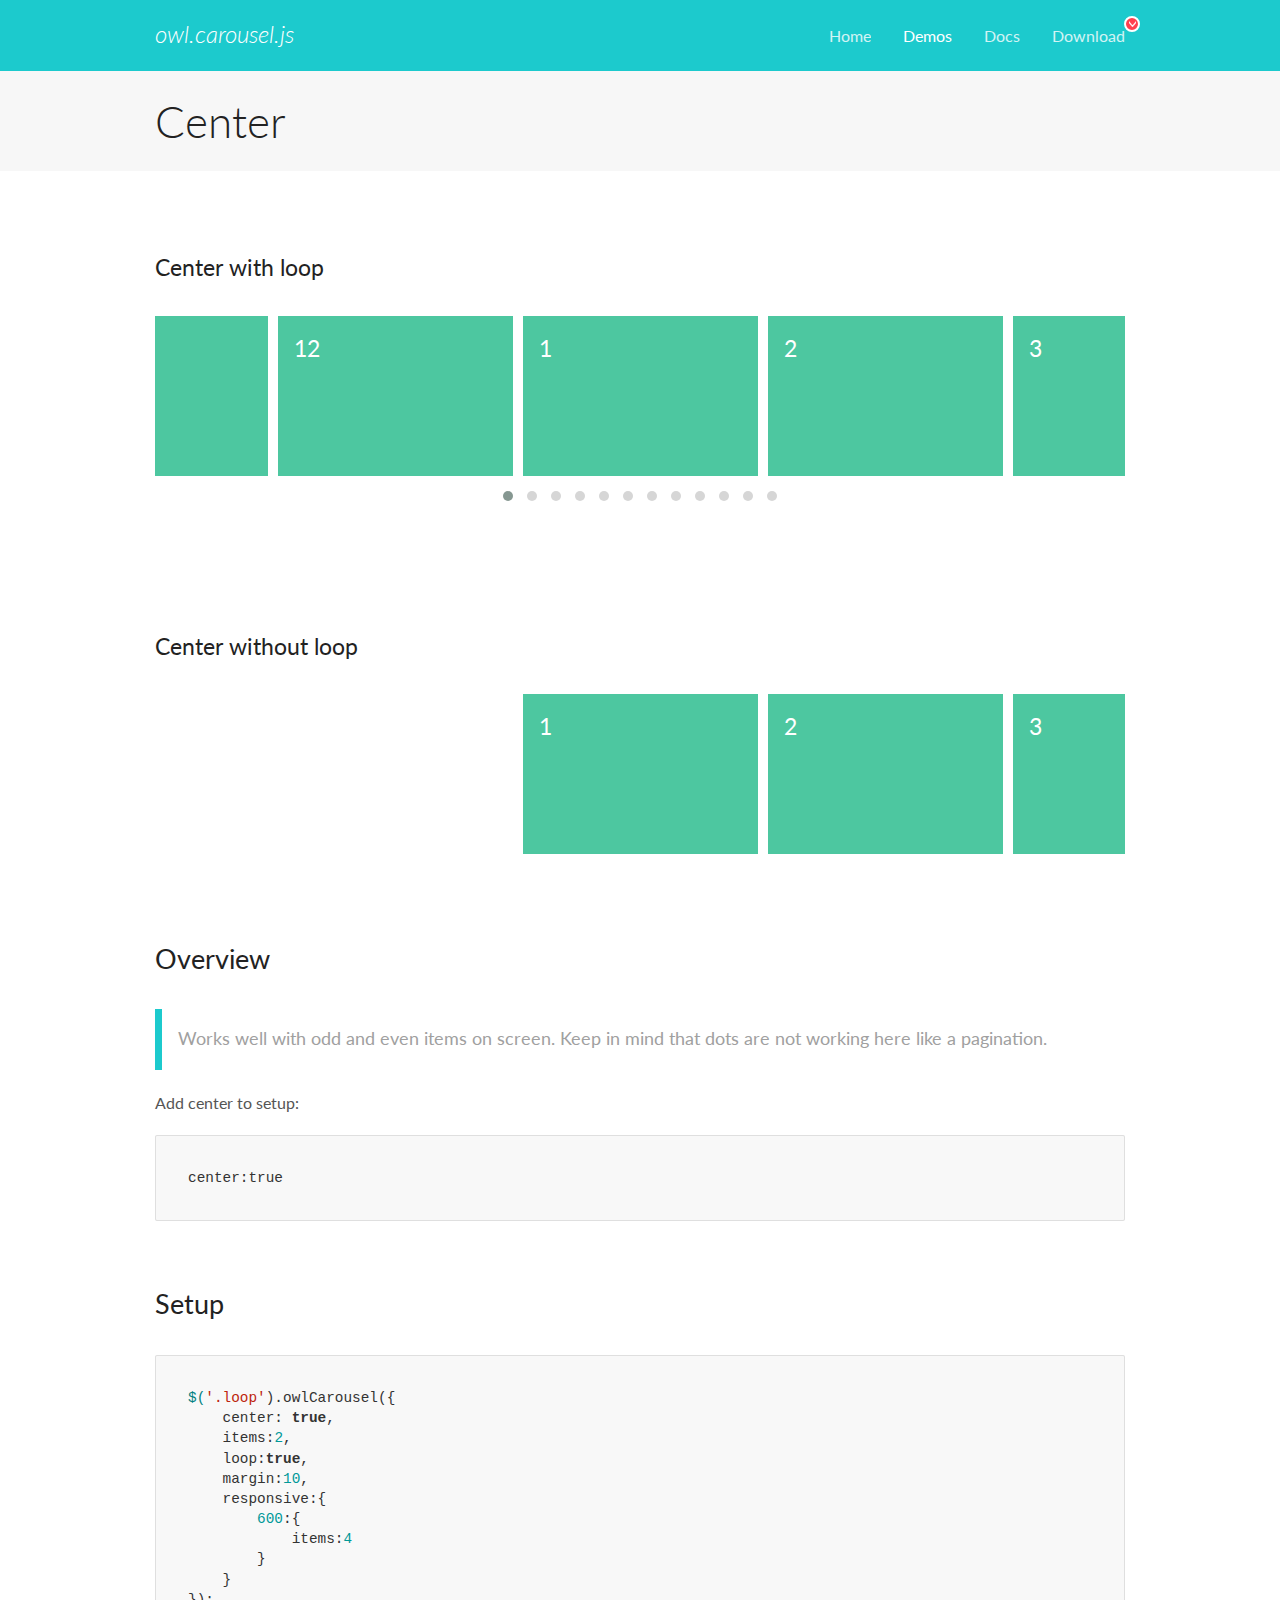
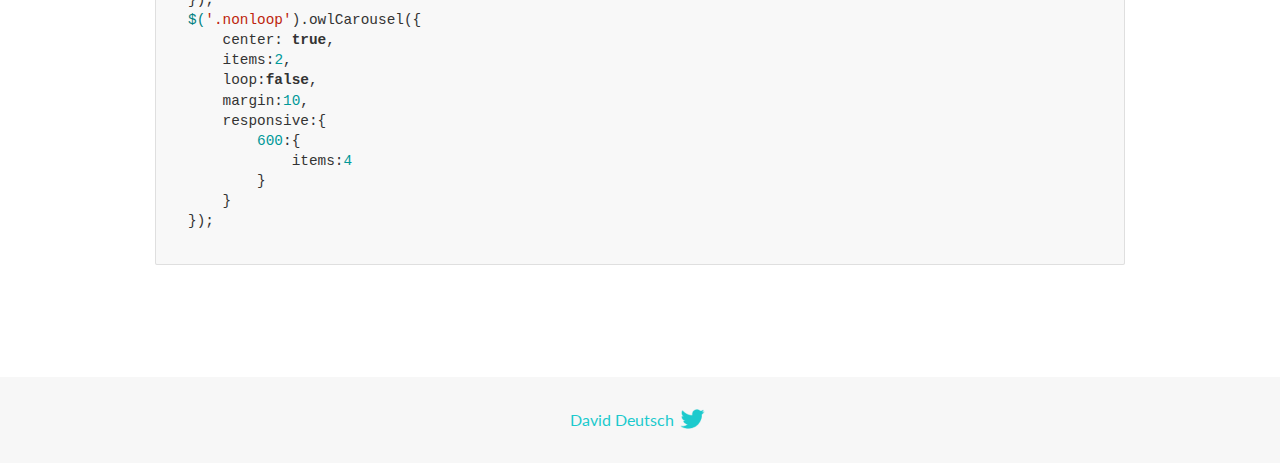
<file: OwlCarousel2-2.3.4/docs/demos/center.html>
<!DOCTYPE html>
<html lang="en">
  <head>

    <!-- head -->
    <meta charset="utf-8">
    <meta name="msapplication-tap-highlight" content="no" />
    <meta name="viewport" content="width=device-width, initial-scale=1.0" />
    <meta name="description" content="Center carousel">
    <meta name="author" content="David Deutsch">
    <title>
      Center Demo | Owl Carousel | 2.3.4
    </title>

    <!-- Stylesheets -->
    <link href='https://fonts.googleapis.com/css?family=Lato:300,400,700,400italic,300italic' rel='stylesheet' type='text/css'>
    <link rel="stylesheet" href="../assets/css/docs.theme.min.css">

    <!-- Owl Stylesheets -->
    <link rel="stylesheet" href="../assets/owlcarousel/assets/owl.carousel.min.css">
    <link rel="stylesheet" href="../assets/owlcarousel/assets/owl.theme.default.min.css">

    <!-- HTML5 shim and Respond.js IE8 support of HTML5 elements and media queries -->

    <!--[if lt IE 9]>
      <script src="https://oss.maxcdn.com/libs/html5shiv/3.7.0/html5shiv.js"></script>
      <script src="https://oss.maxcdn.com/libs/respond.js/1.3.0/respond.min.js"></script>
    <![endif]-->

    <!-- Favicons -->
    <link rel="apple-touch-icon-precomposed" sizes="144x144" href="../assets/ico/apple-touch-icon-144-precomposed.png">
    <link rel="shortcut icon" href="../assets/ico/favicon.png">
    <link rel="shortcut icon" href="favicon.ico">

    <!-- Yeah i know js should not be in header. Its required for demos.-->

    <!-- javascript -->
    <script src="../assets/vendors/jquery.min.js"></script>
    <script src="../assets/owlcarousel/owl.carousel.js"></script>
  </head>
  <body>

    <!-- header -->
    <header class="header">
      <div class="row">
        <div class="large-12 columns">
          <div class="brand left">
            <h3>
              <a href="/OwlCarousel2/">owl.carousel.js</a> 
            </h3>
          </div>
          <a id="toggle-nav" class="right">
            <span></span> <span></span> <span></span> 
          </a> 
          <div class="nav-bar">
            <ul class="clearfix">
              <li> <a href="/OwlCarousel2/index.html">Home</a>  </li>
              <li class="active">
                <a href="/OwlCarousel2/demos/demos.html">Demos</a> 
              </li>
              <li> <a href="/OwlCarousel2/docs/started-welcome.html">Docs</a>  </li>
              <li>
                <a href="https://github.com/OwlCarousel2/OwlCarousel2/archive/2.3.4.zip">Download</a> 
                <span class="download"></span> 
              </li>
            </ul>
          </div>
        </div>
      </div>
    </header>

    <!-- title -->
    <section class="title">
      <div class="row">
        <div class="large-12 columns">
          <h1>Center</h1>
        </div>
      </div>
    </section>

    <!--  Demos -->
    <section id="demos">
      <div class="row">
        <div class="large-12 columns">
          <h4 id="center-with-loop">Center with loop</h4>
          <div class="loop owl-carousel owl-theme">
            <div class="item">
              <h4>1</h4>
            </div>
            <div class="item">
              <h4>2</h4>
            </div>
            <div class="item">
              <h4>3</h4>
            </div>
            <div class="item">
              <h4>4</h4>
            </div>
            <div class="item">
              <h4>5</h4>
            </div>
            <div class="item">
              <h4>6</h4>
            </div>
            <div class="item">
              <h4>7</h4>
            </div>
            <div class="item">
              <h4>8</h4>
            </div>
            <div class="item">
              <h4>9</h4>
            </div>
            <div class="item">
              <h4>10</h4>
            </div>
            <div class="item">
              <h4>11</h4>
            </div>
            <div class="item">
              <h4>12</h4>
            </div>
          </div>
          <br>
          <h4 id="center-without-loop">Center without loop</h4>
          <div class="nonloop owl-carousel">
            <div class="item">
              <h4>1</h4>
            </div>
            <div class="item">
              <h4>2</h4>
            </div>
            <div class="item">
              <h4>3</h4>
            </div>
            <div class="item">
              <h4>4</h4>
            </div>
            <div class="item">
              <h4>5</h4>
            </div>
            <div class="item">
              <h4>6</h4>
            </div>
            <div class="item">
              <h4>7</h4>
            </div>
            <div class="item">
              <h4>8</h4>
            </div>
            <div class="item">
              <h4>9</h4>
            </div>
            <div class="item">
              <h4>10</h4>
            </div>
            <div class="item">
              <h4>11</h4>
            </div>
            <div class="item">
              <h4>12</h4>
            </div>
          </div>
          <h3 id="overview">Overview</h3>
          <blockquote>
            <p>Works well with odd and even items on screen. Keep in mind that dots are not working here like a pagination.</p>
          </blockquote>
          <p>Add center to setup:</p>
          <pre><code>center:true</code></pre>
          <h3 id="setup">Setup</h3>
          <pre><code>$(&#39;.loop&#39;).owlCarousel({
    center: true,
    items:2,
    loop:true,
    margin:10,
    responsive:{
        600:{
            items:4
        }
    }
});
$(&#39;.nonloop&#39;).owlCarousel({
    center: true,
    items:2,
    loop:false,
    margin:10,
    responsive:{
        600:{
            items:4
        }
    }
});</code></pre>
          <script>
            jQuery(document).ready(function($) {
              $('.loop').owlCarousel({
                center: true,
                items: 2,
                loop: true,
                margin: 10,
                responsive: {
                  600: {
                    items: 4
                  }
                }
              });
              $('.nonloop').owlCarousel({
                center: true,
                items: 2,
                loop: false,
                margin: 10,
                responsive: {
                  600: {
                    items: 4
                  }
                }
              });
            });
          </script>
        </div>
      </div>
    </section>

    <!-- footer -->
    <footer class="footer">
      <div class="row">
        <div class="large-12 columns">
          <h5>
            <a href="/OwlCarousel2/docs/support-contact.html">David Deutsch</a> 
            <a id="custom-tweet-button" href="https://twitter.com/share?url=https://github.com/OwlCarousel2/OwlCarousel2&text=Owl Carousel - This is so awesome! " target="_blank"></a> 
          </h5>
        </div>
      </div>
    </footer>

    <!-- vendors -->
    <script src="../assets/vendors/highlight.js"></script>
    <script src="../assets/js/app.js"></script>
  </body>
</html>
</file>
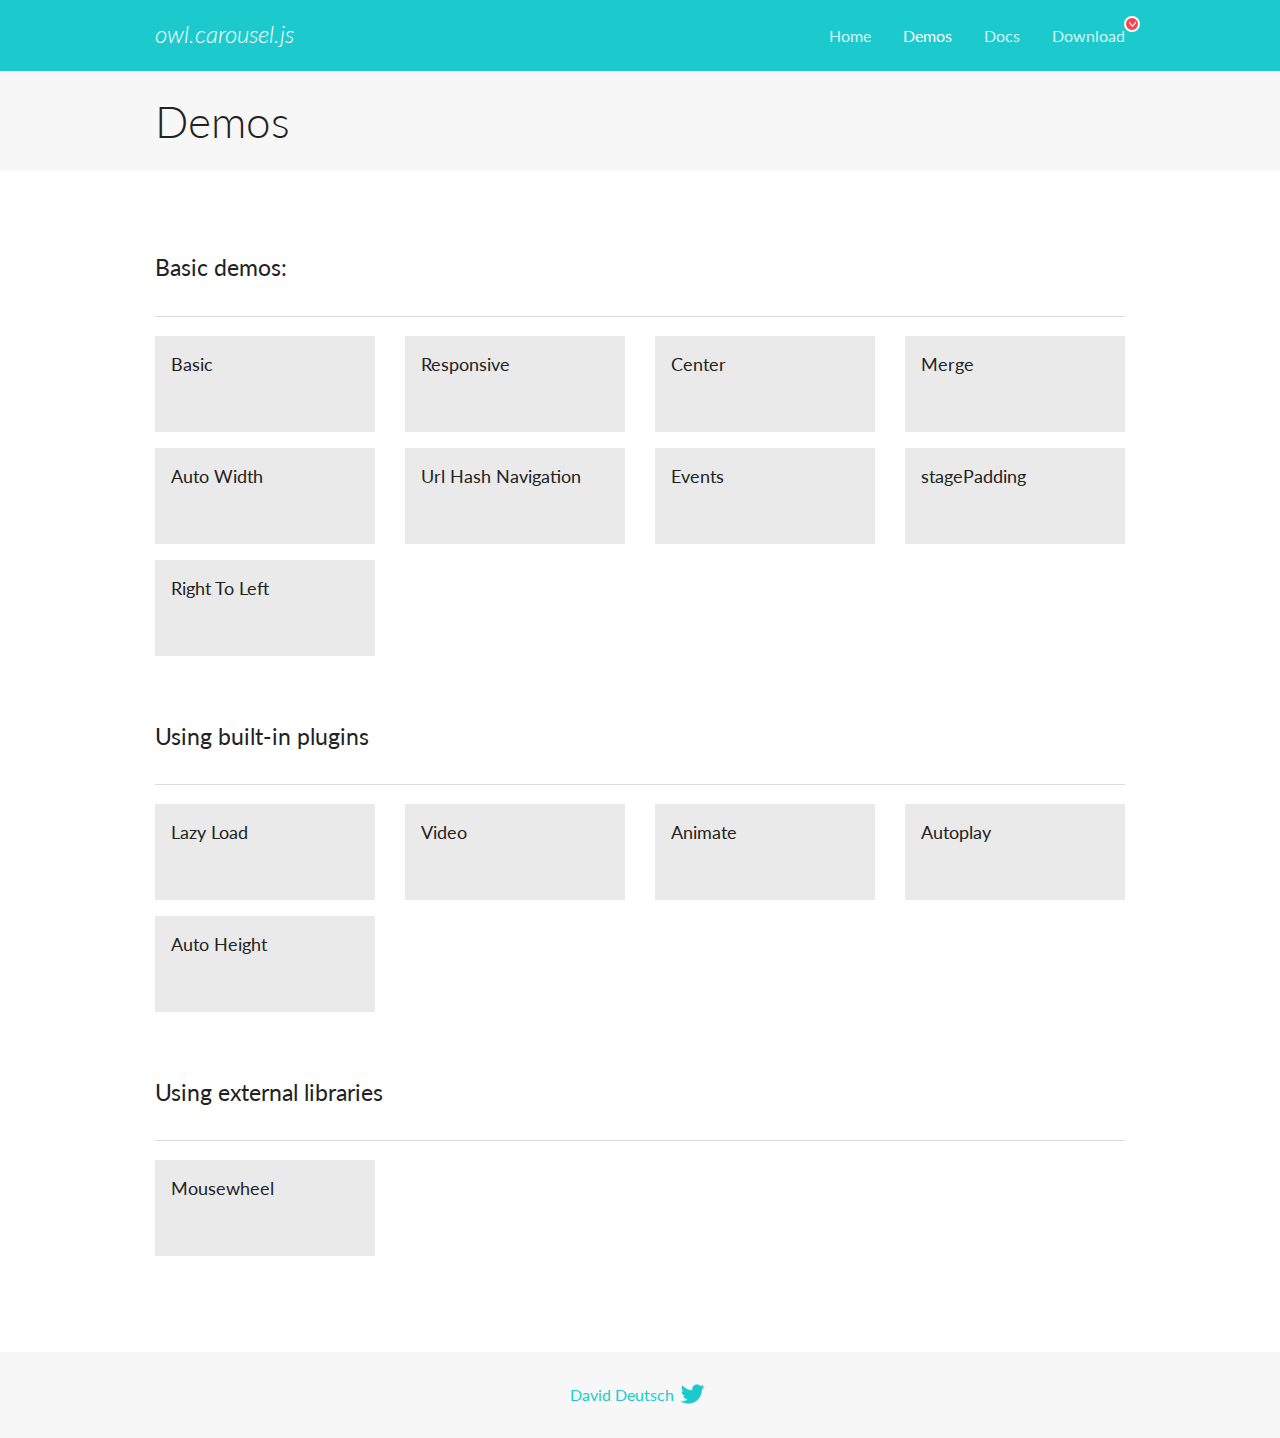
<file: OwlCarousel2-2.3.4/docs/demos/demos.html>
<!DOCTYPE html>
<html lang="en">
  <head>

    <!-- head -->
    <meta charset="utf-8">
    <meta name="msapplication-tap-highlight" content="no" />
    <meta name="viewport" content="width=device-width, initial-scale=1.0" />
    <meta name="description" content="A list of Owl Carousel examples.">
    <meta name="author" content="David Deutsch">
    <title>
      Demos | Owl Carousel | 2.3.4
    </title>

    <!-- Stylesheets -->
    <link href='https://fonts.googleapis.com/css?family=Lato:300,400,700,400italic,300italic' rel='stylesheet' type='text/css'>
    <link rel="stylesheet" href="../assets/css/docs.theme.min.css">

    <!-- Owl Stylesheets -->
    <link rel="stylesheet" href="../assets/owlcarousel/assets/owl.carousel.min.css">
    <link rel="stylesheet" href="../assets/owlcarousel/assets/owl.theme.default.min.css">

    <!-- HTML5 shim and Respond.js IE8 support of HTML5 elements and media queries -->

    <!--[if lt IE 9]>
      <script src="https://oss.maxcdn.com/libs/html5shiv/3.7.0/html5shiv.js"></script>
      <script src="https://oss.maxcdn.com/libs/respond.js/1.3.0/respond.min.js"></script>
    <![endif]-->

    <!-- Favicons -->
    <link rel="apple-touch-icon-precomposed" sizes="144x144" href="../assets/ico/apple-touch-icon-144-precomposed.png">
    <link rel="shortcut icon" href="../assets/ico/favicon.png">
    <link rel="shortcut icon" href="favicon.ico">

    <!-- Yeah i know js should not be in header. Its required for demos.-->

    <!-- javascript -->
    <script src="../assets/vendors/jquery.min.js"></script>
    <script src="../assets/owlcarousel/owl.carousel.js"></script>
  </head>
  <body>

    <!-- header -->
    <header class="header">
      <div class="row">
        <div class="large-12 columns">
          <div class="brand left">
            <h3>
              <a href="/OwlCarousel2/">owl.carousel.js</a> 
            </h3>
          </div>
          <a id="toggle-nav" class="right">
            <span></span> <span></span> <span></span> 
          </a> 
          <div class="nav-bar">
            <ul class="clearfix">
              <li> <a href="/OwlCarousel2/index.html">Home</a>  </li>
              <li class="active">
                <a href="/OwlCarousel2/demos/demos.html">Demos</a> 
              </li>
              <li> <a href="/OwlCarousel2/docs/started-welcome.html">Docs</a>  </li>
              <li>
                <a href="https://github.com/OwlCarousel2/OwlCarousel2/archive/2.3.4.zip">Download</a> 
                <span class="download"></span> 
              </li>
            </ul>
          </div>
        </div>
      </div>
    </header>

    <!-- title -->
    <section class="title">
      <div class="row">
        <div class="large-12 columns">
          <h1>Demos</h1>
        </div>
      </div>
    </section>

    <!--  Demos -->
    <section id="demos">
      <div class="row">
        <div class="large-12 columns">
          <h4 id="basic-demos-">Basic demos:</h4>
          <hr>
          <div class="demo-list">
            <div class="row">
              <div class="small-6 medium-4 large-3 columns">
                <a href="basic.html" class="demo-block">
                  <h5>Basic </h5>
                </a> 
              </div>
              <div class="small-6 medium-4 large-3 columns">
                <a href="responsive.html" class="demo-block">
                  <h5>Responsive </h5>
                </a> 
              </div>
              <div class="small-6 medium-4 large-3 columns">
                <a href="center.html" class="demo-block">
                  <h5>Center </h5>
                </a> 
              </div>
              <div class="small-6 medium-4 large-3 columns">
                <a href="merge.html" class="demo-block">
                  <h5>Merge </h5>
                </a> 
              </div>
              <div class="small-6 medium-4 large-3 columns">
                <a href="autowidth.html" class="demo-block">
                  <h5>Auto Width </h5>
                </a> 
              </div>
              <div class="small-6 medium-4 large-3 columns">
                <a href="urlhashnav.html" class="demo-block">
                  <h5>Url Hash Navigation </h5>
                </a> 
              </div>
              <div class="small-6 medium-4 large-3 columns">
                <a href="events.html" class="demo-block">
                  <h5>Events </h5>
                </a> 
              </div>
              <div class="small-6 medium-4 large-3 columns">
                <a href="stagepadding.html" class="demo-block">
                  <h5>stagePadding </h5>
                </a> 
              </div>
              <div class="small-6 medium-4 large-3 columns">
                <a href="rtl.html" class="demo-block">
                  <h5>Right To Left </h5>
                </a> 
              </div>
            </div>
          </div>
          <h4 id="using-built-in-plugins">Using built-in plugins</h4>
          <hr>
          <div class="demo-list">
            <div class="row">
              <div class="small-6 medium-4 large-3 columns">
                <a href="lazyLoad.html" class="demo-block">
                  <h5>Lazy Load </h5>
                </a> 
              </div>
              <div class="small-6 medium-4 large-3 columns">
                <a href="video.html" class="demo-block">
                  <h5>Video </h5>
                </a> 
              </div>
              <div class="small-6 medium-4 large-3 columns">
                <a href="animate.html" class="demo-block">
                  <h5>Animate </h5>
                </a> 
              </div>
              <div class="small-6 medium-4 large-3 columns">
                <a href="autoplay.html" class="demo-block">
                  <h5>Autoplay </h5>
                </a> 
              </div>
              <div class="small-6 medium-4 large-3 columns">
                <a href="autoheight.html" class="demo-block">
                  <h5>Auto Height </h5>
                </a> 
              </div>
            </div>
          </div>
          <h4 id="using-external-libraries">Using external libraries</h4>
          <hr>
          <div class="demo-list">
            <div class="row">
              <div class="small-6 medium-4 large-3 columns">
                <a href="mousewheel.html" class="demo-block">
                  <h5>Mousewheel </h5>
                </a> 
              </div>
            </div>
          </div>
        </div>
      </div>
    </section>

    <!-- footer -->
    <footer class="footer">
      <div class="row">
        <div class="large-12 columns">
          <h5>
            <a href="/OwlCarousel2/docs/support-contact.html">David Deutsch</a> 
            <a id="custom-tweet-button" href="https://twitter.com/share?url=https://github.com/OwlCarousel2/OwlCarousel2&text=Owl Carousel - This is so awesome! " target="_blank"></a> 
          </h5>
        </div>
      </div>
    </footer>

    <!-- vendors -->
    <script src="../assets/vendors/highlight.js"></script>
    <script src="../assets/js/app.js"></script>
  </body>
</html>
</file>
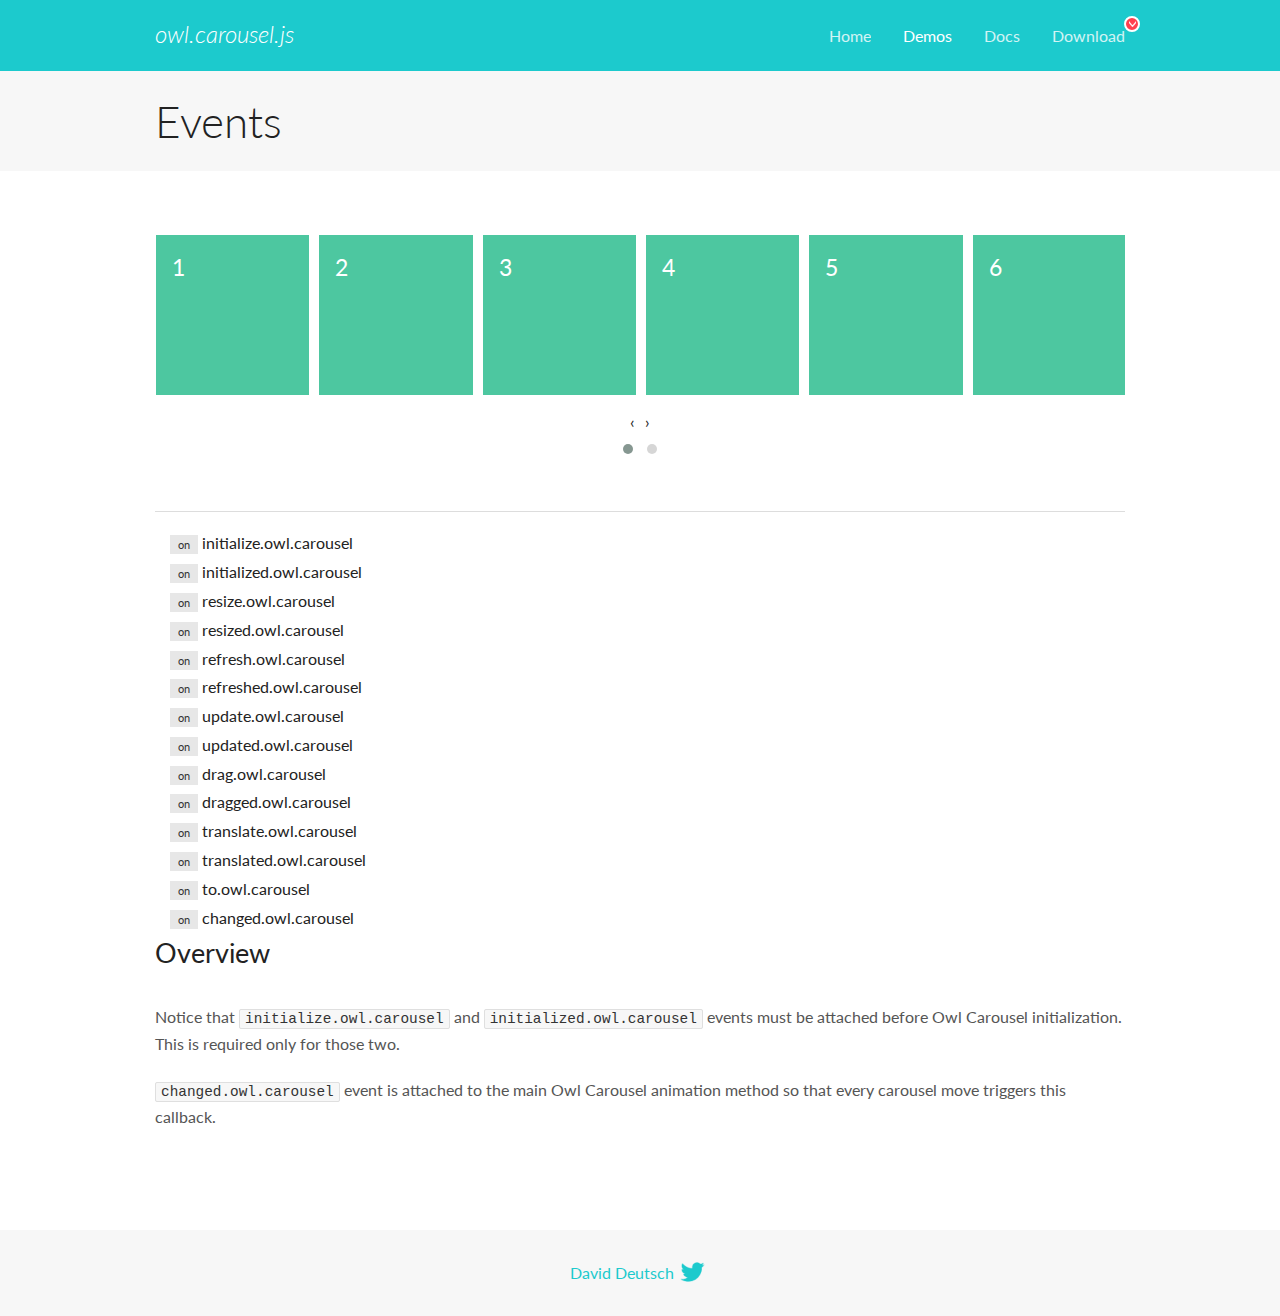
<file: OwlCarousel2-2.3.4/docs/demos/events.html>
<!DOCTYPE html>
<html lang="en">
  <head>

    <!-- head -->
    <meta charset="utf-8">
    <meta name="msapplication-tap-highlight" content="no" />
    <meta name="viewport" content="width=device-width, initial-scale=1.0" />
    <meta name="description" content="Events usage demo">
    <meta name="author" content="David Deutsch">
    <title>
      Events Demo | Owl Carousel | 2.3.4
    </title>

    <!-- Stylesheets -->
    <link href='https://fonts.googleapis.com/css?family=Lato:300,400,700,400italic,300italic' rel='stylesheet' type='text/css'>
    <link rel="stylesheet" href="../assets/css/docs.theme.min.css">

    <!-- Owl Stylesheets -->
    <link rel="stylesheet" href="../assets/owlcarousel/assets/owl.carousel.min.css">
    <link rel="stylesheet" href="../assets/owlcarousel/assets/owl.theme.default.min.css">

    <!-- HTML5 shim and Respond.js IE8 support of HTML5 elements and media queries -->

    <!--[if lt IE 9]>
      <script src="https://oss.maxcdn.com/libs/html5shiv/3.7.0/html5shiv.js"></script>
      <script src="https://oss.maxcdn.com/libs/respond.js/1.3.0/respond.min.js"></script>
    <![endif]-->

    <!-- Favicons -->
    <link rel="apple-touch-icon-precomposed" sizes="144x144" href="../assets/ico/apple-touch-icon-144-precomposed.png">
    <link rel="shortcut icon" href="../assets/ico/favicon.png">
    <link rel="shortcut icon" href="favicon.ico">

    <!-- Yeah i know js should not be in header. Its required for demos.-->

    <!-- javascript -->
    <script src="../assets/vendors/jquery.min.js"></script>
    <script src="../assets/owlcarousel/owl.carousel.js"></script>
  </head>
  <body>

    <!-- header -->
    <header class="header">
      <div class="row">
        <div class="large-12 columns">
          <div class="brand left">
            <h3>
              <a href="/OwlCarousel2/">owl.carousel.js</a> 
            </h3>
          </div>
          <a id="toggle-nav" class="right">
            <span></span> <span></span> <span></span> 
          </a> 
          <div class="nav-bar">
            <ul class="clearfix">
              <li> <a href="/OwlCarousel2/index.html">Home</a>  </li>
              <li class="active">
                <a href="/OwlCarousel2/demos/demos.html">Demos</a> 
              </li>
              <li> <a href="/OwlCarousel2/docs/started-welcome.html">Docs</a>  </li>
              <li>
                <a href="https://github.com/OwlCarousel2/OwlCarousel2/archive/2.3.4.zip">Download</a> 
                <span class="download"></span> 
              </li>
            </ul>
          </div>
        </div>
      </div>
    </header>

    <!-- title -->
    <section class="title">
      <div class="row">
        <div class="large-12 columns">
          <h1>Events</h1>
        </div>
      </div>
    </section>

    <!--  Demos -->
    <section id="demos">
      <div class="row">
        <div class="large-12 columns">
          <div class="owl-carousel owl-theme">
            <div class="item">
              <h4>1</h4>
            </div>
            <div class="item">
              <h4>2</h4>
            </div>
            <div class="item">
              <h4>3</h4>
            </div>
            <div class="item">
              <h4>4</h4>
            </div>
            <div class="item">
              <h4>5</h4>
            </div>
            <div class="item">
              <h4>6</h4>
            </div>
            <div class="item">
              <h4>7</h4>
            </div>
            <div class="item">
              <h4>8</h4>
            </div>
            <div class="item">
              <h4>9</h4>
            </div>
            <div class="item">
              <h4>10</h4>
            </div>
            <div class="item">
              <h4>11</h4>
            </div>
            <div class="item">
              <h4>12</h4>
            </div>
          </div>
          <hr>
          <div class="large-12 columns callbacks">
            <div><span class="label secondary initialize">on</span>  initialize.owl.carousel </div>
            <div><span class="label secondary initialized">on</span>  initialized.owl.carousel </div>
            <div><span class="label secondary resize">on</span>  resize.owl.carousel </div>
            <div><span class="label secondary resized">on</span>  resized.owl.carousel </div>
            <div><span class="label secondary refresh">on</span>  refresh.owl.carousel </div>
            <div><span class="label secondary refreshed">on</span>  refreshed.owl.carousel </div>
            <div><span class="label secondary update">on</span>  update.owl.carousel </div>
            <div><span class="label secondary updated">on</span>  updated.owl.carousel </div>
            <div><span class="label secondary drag">on</span>  drag.owl.carousel </div>
            <div><span class="label secondary dragged">on</span>  dragged.owl.carousel </div>
            <div><span class="label secondary translate">on</span>  translate.owl.carousel </div>
            <div><span class="label secondary translated">on</span>  translated.owl.carousel </div>
            <div><span class="label secondary to">on</span>  to.owl.carousel </div>
            <div><span class="label secondary changed">on</span>  changed.owl.carousel </div>
          </div>
          <h3 id="overview">Overview</h3>
          <p>Notice that <code>initialize.owl.carousel</code> and <code>initialized.owl.carousel</code> events must be attached before Owl Carousel initialization. This is required only for those two.</p>
          <p><code>changed.owl.carousel</code> event is attached to the main Owl Carousel animation method so that every carousel move triggers this callback.</p>
          <script>
            jQuery(document).ready(function($) {
              var owl = $('.owl-carousel');
              owl.on('initialize.owl.carousel initialized.owl.carousel ' +
                'initialize.owl.carousel initialize.owl.carousel ' +
                'resize.owl.carousel resized.owl.carousel ' +
                'refresh.owl.carousel refreshed.owl.carousel ' +
                'update.owl.carousel updated.owl.carousel ' +
                'drag.owl.carousel dragged.owl.carousel ' +
                'translate.owl.carousel translated.owl.carousel ' +
                'to.owl.carousel changed.owl.carousel',
                function(e) {
                  $('.' + e.type)
                    .removeClass('secondary')
                    .addClass('success');
                  window.setTimeout(function() {
                    $('.' + e.type)
                      .removeClass('success')
                      .addClass('secondary');
                  }, 500);
                });
              owl.owlCarousel({
                loop: true,
                nav: true,
                lazyLoad: true,
                margin: 10,
                video: true,
                responsive: {
                  0: {
                    items: 1
                  },
                  600: {
                    items: 3
                  },
                  960: {
                    items: 5,
                  },
                  1200: {
                    items: 6
                  }
                }
              });
            });
          </script>
        </div>
      </div>
    </section>

    <!-- footer -->
    <footer class="footer">
      <div class="row">
        <div class="large-12 columns">
          <h5>
            <a href="/OwlCarousel2/docs/support-contact.html">David Deutsch</a> 
            <a id="custom-tweet-button" href="https://twitter.com/share?url=https://github.com/OwlCarousel2/OwlCarousel2&text=Owl Carousel - This is so awesome! " target="_blank"></a> 
          </h5>
        </div>
      </div>
    </footer>

    <!-- vendors -->
    <script src="../assets/vendors/highlight.js"></script>
    <script src="../assets/js/app.js"></script>
  </body>
</html>
</file>
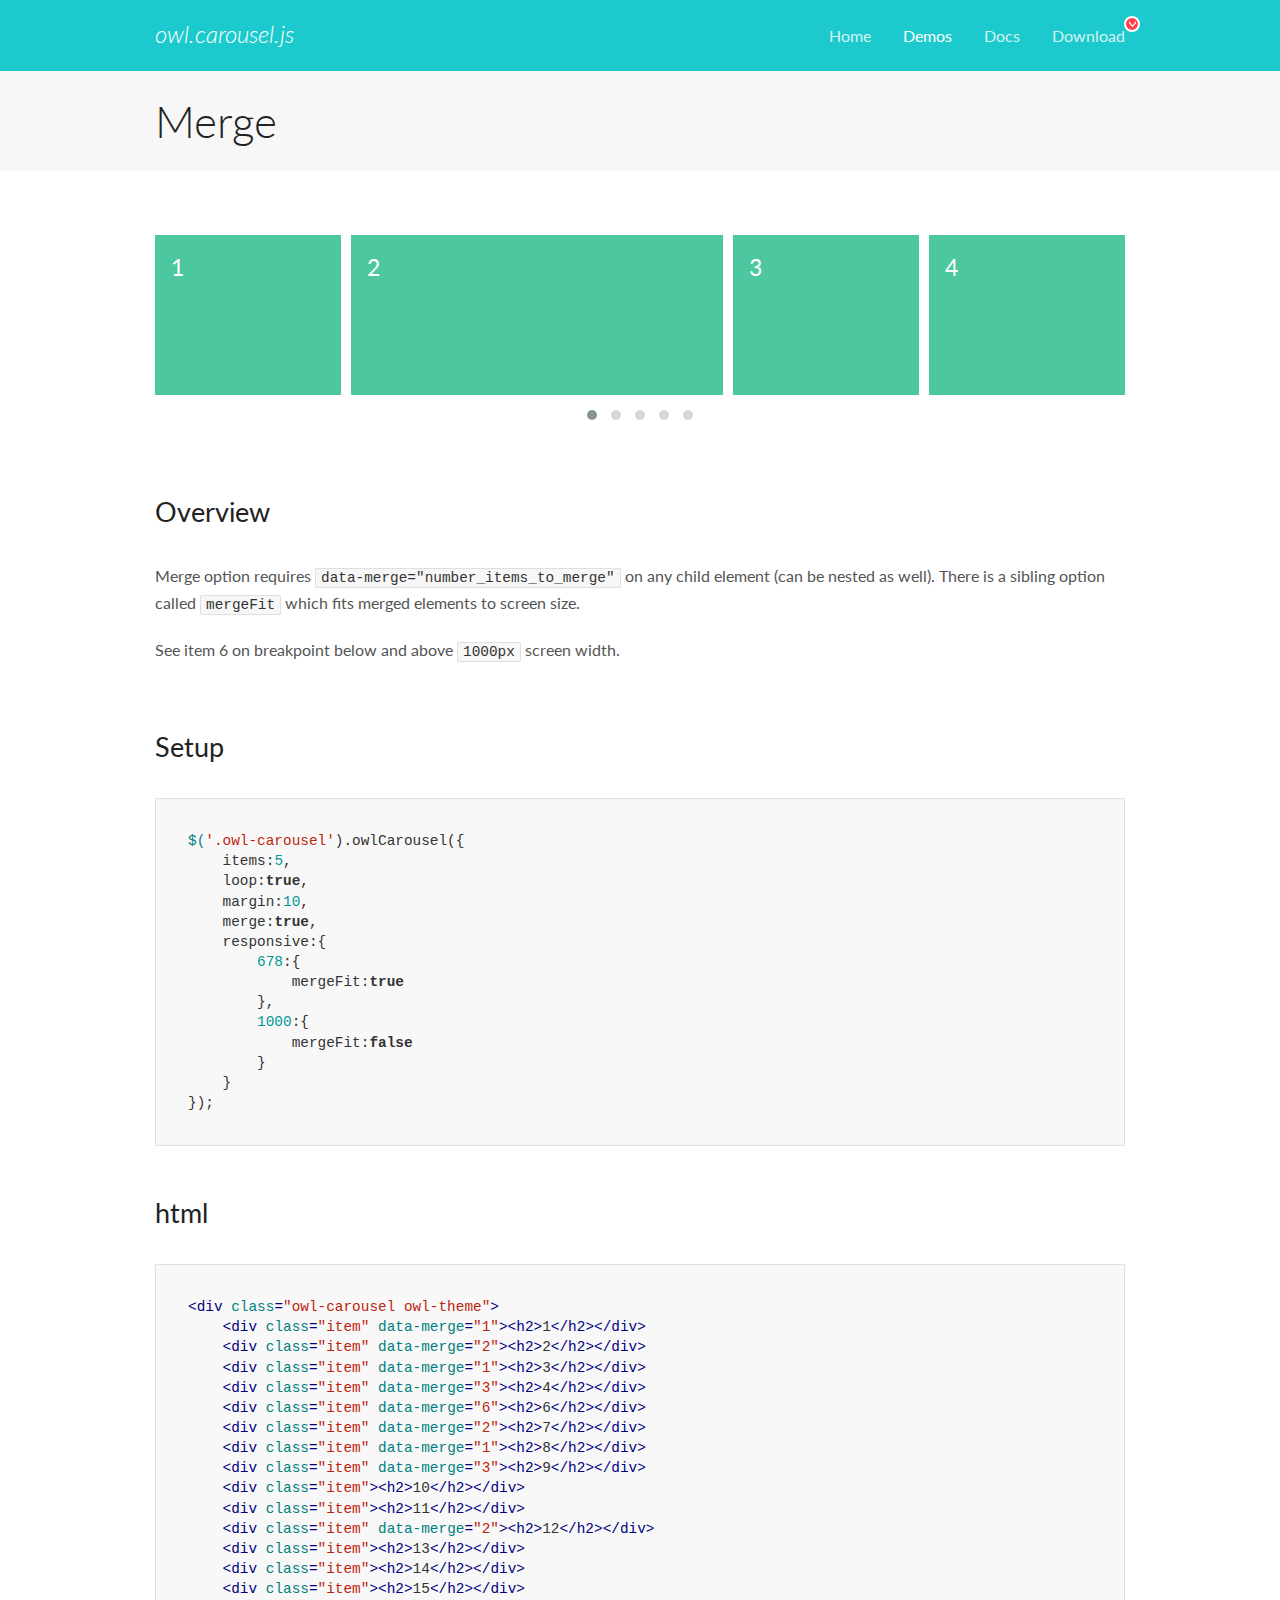
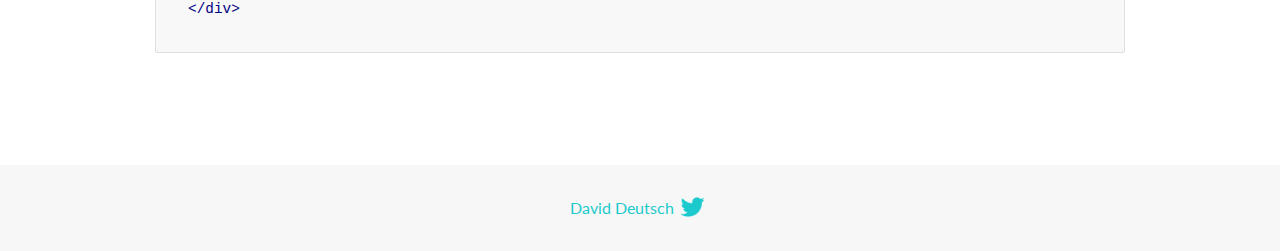
<file: OwlCarousel2-2.3.4/docs/demos/merge.html>
<!DOCTYPE html>
<html lang="en">
  <head>

    <!-- head -->
    <meta charset="utf-8">
    <meta name="msapplication-tap-highlight" content="no" />
    <meta name="viewport" content="width=device-width, initial-scale=1.0" />
    <meta name="description" content="Merge Items">
    <meta name="author" content="David Deutsch">
    <title>
      Merge Demo | Owl Carousel | 2.3.4
    </title>

    <!-- Stylesheets -->
    <link href='https://fonts.googleapis.com/css?family=Lato:300,400,700,400italic,300italic' rel='stylesheet' type='text/css'>
    <link rel="stylesheet" href="../assets/css/docs.theme.min.css">

    <!-- Owl Stylesheets -->
    <link rel="stylesheet" href="../assets/owlcarousel/assets/owl.carousel.min.css">
    <link rel="stylesheet" href="../assets/owlcarousel/assets/owl.theme.default.min.css">

    <!-- HTML5 shim and Respond.js IE8 support of HTML5 elements and media queries -->

    <!--[if lt IE 9]>
      <script src="https://oss.maxcdn.com/libs/html5shiv/3.7.0/html5shiv.js"></script>
      <script src="https://oss.maxcdn.com/libs/respond.js/1.3.0/respond.min.js"></script>
    <![endif]-->

    <!-- Favicons -->
    <link rel="apple-touch-icon-precomposed" sizes="144x144" href="../assets/ico/apple-touch-icon-144-precomposed.png">
    <link rel="shortcut icon" href="../assets/ico/favicon.png">
    <link rel="shortcut icon" href="favicon.ico">

    <!-- Yeah i know js should not be in header. Its required for demos.-->

    <!-- javascript -->
    <script src="../assets/vendors/jquery.min.js"></script>
    <script src="../assets/owlcarousel/owl.carousel.js"></script>
  </head>
  <body>

    <!-- header -->
    <header class="header">
      <div class="row">
        <div class="large-12 columns">
          <div class="brand left">
            <h3>
              <a href="/OwlCarousel2/">owl.carousel.js</a> 
            </h3>
          </div>
          <a id="toggle-nav" class="right">
            <span></span> <span></span> <span></span> 
          </a> 
          <div class="nav-bar">
            <ul class="clearfix">
              <li> <a href="/OwlCarousel2/index.html">Home</a>  </li>
              <li class="active">
                <a href="/OwlCarousel2/demos/demos.html">Demos</a> 
              </li>
              <li> <a href="/OwlCarousel2/docs/started-welcome.html">Docs</a>  </li>
              <li>
                <a href="https://github.com/OwlCarousel2/OwlCarousel2/archive/2.3.4.zip">Download</a> 
                <span class="download"></span> 
              </li>
            </ul>
          </div>
        </div>
      </div>
    </header>

    <!-- title -->
    <section class="title">
      <div class="row">
        <div class="large-12 columns">
          <h1>Merge</h1>
        </div>
      </div>
    </section>

    <!--  Demos -->
    <section id="demos">
      <div class="row">
        <div class="large-12 columns">
          <div class="owl-carousel owl-theme">
            <div class="item" data-merge="1">
              <h4>1</h4>
            </div>
            <div class="item" data-merge="2">
              <h4>2</h4>
            </div>
            <div class="item" data-merge="1">
              <h4>3</h4>
            </div>
            <div class="item" data-merge="3">
              <h4>4</h4>
            </div>
            <div class="item" data-merge="6">
              <h4>6</h4>
            </div>
            <div class="item" data-merge="2">
              <h4>7</h4>
            </div>
            <div class="item" data-merge="1">
              <h4>8</h4>
            </div>
            <div class="item" data-merge="3">
              <h4>9</h4>
            </div>
            <div class="item">
              <h4>10</h4>
            </div>
            <div class="item">
              <h4>11</h4>
            </div>
            <div class="item" data-merge="2">
              <h4>12</h4>
            </div>
            <div class="item">
              <h4>13</h4>
            </div>
            <div class="item">
              <h4>14</h4>
            </div>
            <div class="item">
              <h4>15</h4>
            </div>
          </div>
          <h3 id="overview">Overview</h3>
          <p>Merge option requires <code>data-merge=&quot;number_items_to_merge&quot;</code> on any child element (can be nested as well). There is a sibling option called <code>mergeFit</code> which fits merged elements to screen size. </p>
          <p>See item 6 on breakpoint below and above <code>1000px</code> screen width.</p>
          <h3 id="setup">Setup</h3>
          <pre><code>$(&#39;.owl-carousel&#39;).owlCarousel({
    items:5,
    loop:true,
    margin:10,
    merge:true,
    responsive:{
        678:{
            mergeFit:true
        },
        1000:{
            mergeFit:false
        }
    }
});</code></pre>
          <h3 id="html">html</h3>
          <pre><code>&lt;div class=&quot;owl-carousel owl-theme&quot;&gt;
    &lt;div class=&quot;item&quot; data-merge=&quot;1&quot;&gt;&lt;h2&gt;1&lt;/h2&gt;&lt;/div&gt;
    &lt;div class=&quot;item&quot; data-merge=&quot;2&quot;&gt;&lt;h2&gt;2&lt;/h2&gt;&lt;/div&gt;
    &lt;div class=&quot;item&quot; data-merge=&quot;1&quot;&gt;&lt;h2&gt;3&lt;/h2&gt;&lt;/div&gt;
    &lt;div class=&quot;item&quot; data-merge=&quot;3&quot;&gt;&lt;h2&gt;4&lt;/h2&gt;&lt;/div&gt;
    &lt;div class=&quot;item&quot; data-merge=&quot;6&quot;&gt;&lt;h2&gt;6&lt;/h2&gt;&lt;/div&gt;
    &lt;div class=&quot;item&quot; data-merge=&quot;2&quot;&gt;&lt;h2&gt;7&lt;/h2&gt;&lt;/div&gt;
    &lt;div class=&quot;item&quot; data-merge=&quot;1&quot;&gt;&lt;h2&gt;8&lt;/h2&gt;&lt;/div&gt;
    &lt;div class=&quot;item&quot; data-merge=&quot;3&quot;&gt;&lt;h2&gt;9&lt;/h2&gt;&lt;/div&gt;
    &lt;div class=&quot;item&quot;&gt;&lt;h2&gt;10&lt;/h2&gt;&lt;/div&gt;
    &lt;div class=&quot;item&quot;&gt;&lt;h2&gt;11&lt;/h2&gt;&lt;/div&gt;
    &lt;div class=&quot;item&quot; data-merge=&quot;2&quot;&gt;&lt;h2&gt;12&lt;/h2&gt;&lt;/div&gt;
    &lt;div class=&quot;item&quot;&gt;&lt;h2&gt;13&lt;/h2&gt;&lt;/div&gt;
    &lt;div class=&quot;item&quot;&gt;&lt;h2&gt;14&lt;/h2&gt;&lt;/div&gt;
    &lt;div class=&quot;item&quot;&gt;&lt;h2&gt;15&lt;/h2&gt;&lt;/div&gt;
&lt;/div&gt;</code></pre>
          <script>
            $(document).ready(function() {
              $('.owl-carousel').owlCarousel({
                items: 5,
                loop: true,
                margin: 10,
                merge: true,
                responsive: {
                  678: {
                    mergeFit: true
                  },
                  1000: {
                    mergeFit: false
                  }
                }
              });
            })
          </script>
        </div>
      </div>
    </section>

    <!-- footer -->
    <footer class="footer">
      <div class="row">
        <div class="large-12 columns">
          <h5>
            <a href="/OwlCarousel2/docs/support-contact.html">David Deutsch</a> 
            <a id="custom-tweet-button" href="https://twitter.com/share?url=https://github.com/OwlCarousel2/OwlCarousel2&text=Owl Carousel - This is so awesome! " target="_blank"></a> 
          </h5>
        </div>
      </div>
    </footer>

    <!-- vendors -->
    <script src="../assets/vendors/highlight.js"></script>
    <script src="../assets/js/app.js"></script>
  </body>
</html>
</file>
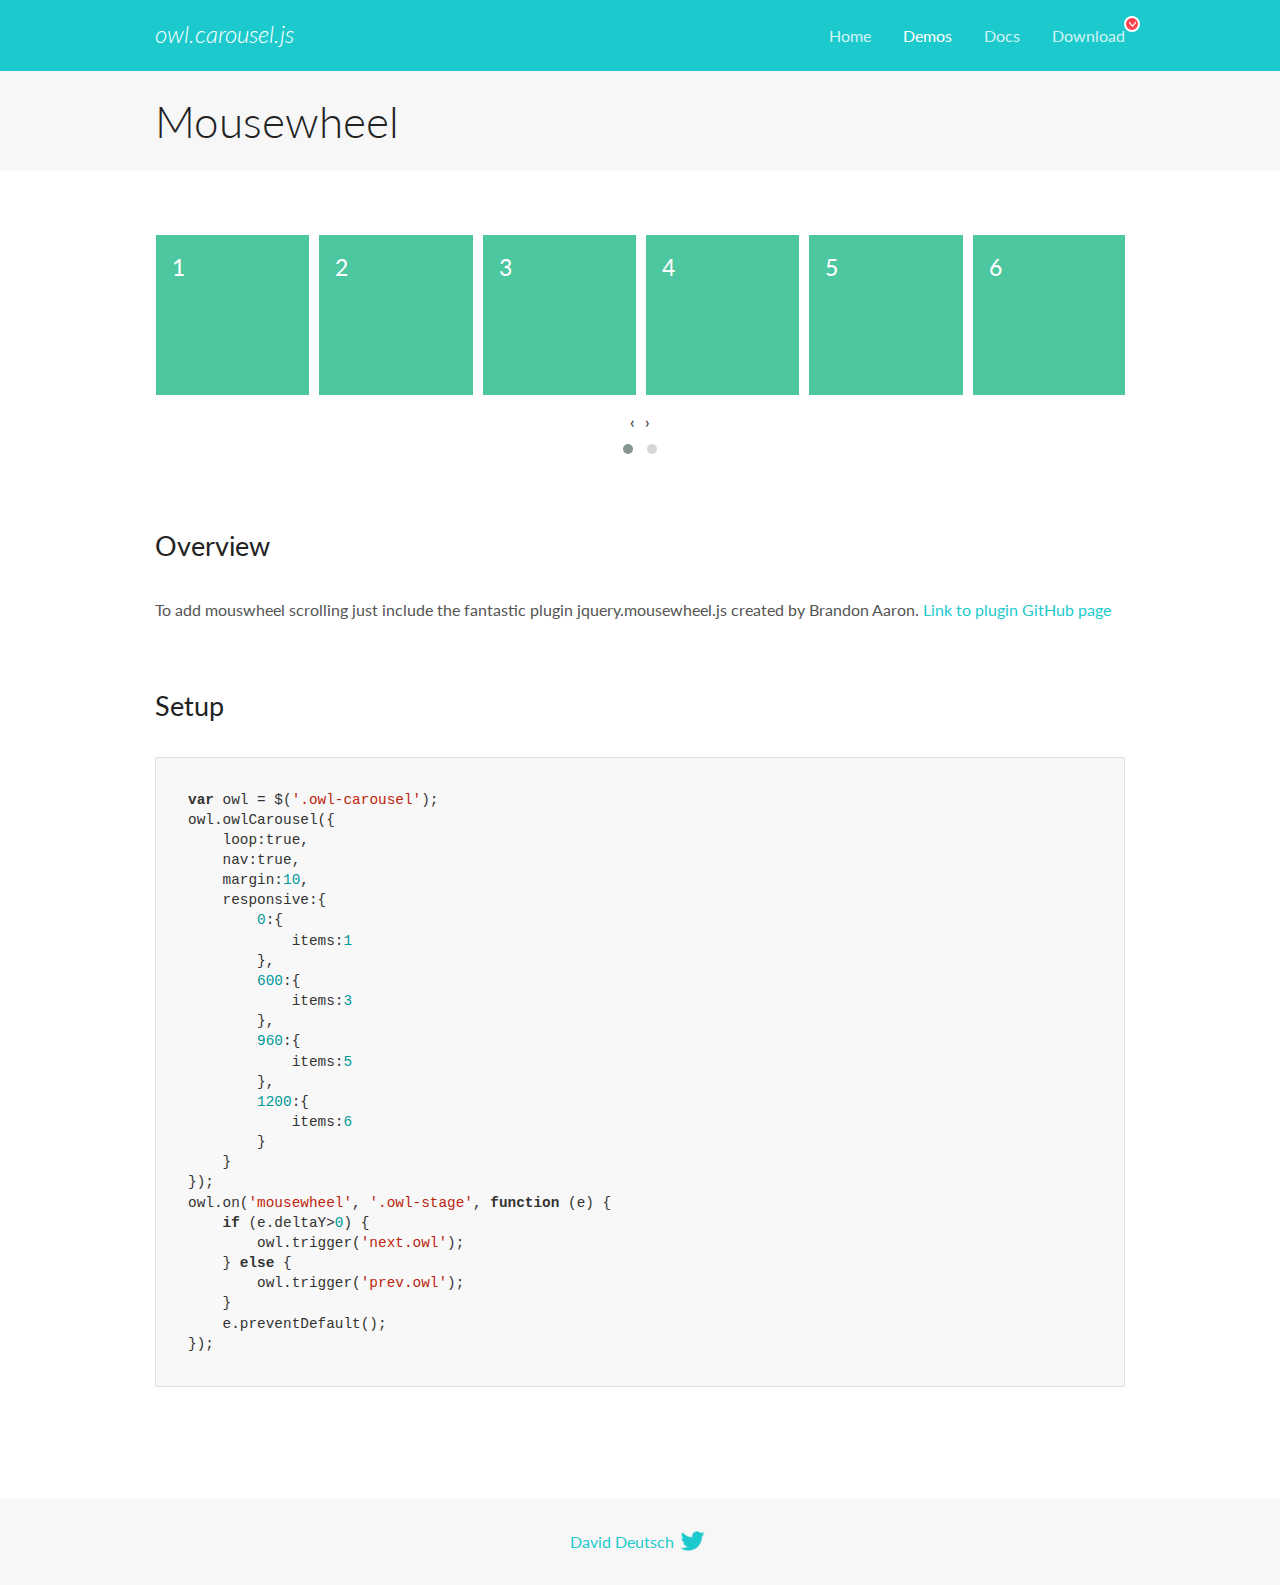
<file: OwlCarousel2-2.3.4/docs/demos/mousewheel.html>
<!DOCTYPE html>
<html lang="en">
  <head>

    <!-- head -->
    <meta charset="utf-8">
    <meta name="msapplication-tap-highlight" content="no" />
    <meta name="viewport" content="width=device-width, initial-scale=1.0" />
    <meta name="description" content="Mousewheel usage demo">
    <meta name="author" content="David Deutsch">
    <title>
      Mousewheel Demo | Owl Carousel | 2.3.4
    </title>

    <!-- Stylesheets -->
    <link href='https://fonts.googleapis.com/css?family=Lato:300,400,700,400italic,300italic' rel='stylesheet' type='text/css'>
    <link rel="stylesheet" href="../assets/css/docs.theme.min.css">

    <!-- Owl Stylesheets -->
    <link rel="stylesheet" href="../assets/owlcarousel/assets/owl.carousel.min.css">
    <link rel="stylesheet" href="../assets/owlcarousel/assets/owl.theme.default.min.css">

    <!-- HTML5 shim and Respond.js IE8 support of HTML5 elements and media queries -->

    <!--[if lt IE 9]>
      <script src="https://oss.maxcdn.com/libs/html5shiv/3.7.0/html5shiv.js"></script>
      <script src="https://oss.maxcdn.com/libs/respond.js/1.3.0/respond.min.js"></script>
    <![endif]-->

    <!-- Favicons -->
    <link rel="apple-touch-icon-precomposed" sizes="144x144" href="../assets/ico/apple-touch-icon-144-precomposed.png">
    <link rel="shortcut icon" href="../assets/ico/favicon.png">
    <link rel="shortcut icon" href="favicon.ico">

    <!-- Yeah i know js should not be in header. Its required for demos.-->

    <!-- javascript -->
    <script src="../assets/vendors/jquery.min.js"></script>
    <script src="../assets/owlcarousel/owl.carousel.js"></script>
  </head>
  <body>

    <!-- header -->
    <header class="header">
      <div class="row">
        <div class="large-12 columns">
          <div class="brand left">
            <h3>
              <a href="/OwlCarousel2/">owl.carousel.js</a> 
            </h3>
          </div>
          <a id="toggle-nav" class="right">
            <span></span> <span></span> <span></span> 
          </a> 
          <div class="nav-bar">
            <ul class="clearfix">
              <li> <a href="/OwlCarousel2/index.html">Home</a>  </li>
              <li class="active">
                <a href="/OwlCarousel2/demos/demos.html">Demos</a> 
              </li>
              <li> <a href="/OwlCarousel2/docs/started-welcome.html">Docs</a>  </li>
              <li>
                <a href="https://github.com/OwlCarousel2/OwlCarousel2/archive/2.3.4.zip">Download</a> 
                <span class="download"></span> 
              </li>
            </ul>
          </div>
        </div>
      </div>
    </header>

    <!-- title -->
    <section class="title">
      <div class="row">
        <div class="large-12 columns">
          <h1>Mousewheel</h1>
        </div>
      </div>
    </section>

    <!--  Demos -->
    <section id="demos">
      <div class="row">
        <div class="large-12 columns">
          <div class="owl-carousel owl-theme">
            <div class="item">
              <h4>1</h4>
            </div>
            <div class="item">
              <h4>2</h4>
            </div>
            <div class="item">
              <h4>3</h4>
            </div>
            <div class="item">
              <h4>4</h4>
            </div>
            <div class="item">
              <h4>5</h4>
            </div>
            <div class="item">
              <h4>6</h4>
            </div>
            <div class="item">
              <h4>7</h4>
            </div>
            <div class="item">
              <h4>8</h4>
            </div>
            <div class="item">
              <h4>9</h4>
            </div>
            <div class="item">
              <h4>10</h4>
            </div>
            <div class="item">
              <h4>11</h4>
            </div>
            <div class="item">
              <h4>12</h4>
            </div>
          </div>
          <h3 id="overview">Overview</h3>
          <p>To add mouswheel scrolling just include the fantastic plugin jquery.mousewheel.js created by Brandon Aaron.
            <a href="https://github.com/brandonaaron/jquery-mousewheel">Link to plugin GitHub page</a> 
          </p>
          <h3 id="setup">Setup</h3>
          <pre><code>var owl = $(&#39;.owl-carousel&#39;);
owl.owlCarousel({
    loop:true,
    nav:true,
    margin:10,
    responsive:{
        0:{
            items:1
        },
        600:{
            items:3
        },            
        960:{
            items:5
        },
        1200:{
            items:6
        }
    }
});
owl.on(&#39;mousewheel&#39;, &#39;.owl-stage&#39;, function (e) {
    if (e.deltaY&gt;0) {
        owl.trigger(&#39;next.owl&#39;);
    } else {
        owl.trigger(&#39;prev.owl&#39;);
    }
    e.preventDefault();
});</code></pre>
          <script src="../assets/vendors/jquery.mousewheel.min.js"></script>
          <script>
            $(document).ready(function() {
              var owl = $('.owl-carousel');
              owl.owlCarousel({
                loop: true,
                nav: true,
                margin: 10,
                responsive: {
                  0: {
                    items: 1
                  },
                  600: {
                    items: 3
                  },
                  960: {
                    items: 5
                  },
                  1200: {
                    items: 6
                  }
                }
              });
              owl.on('mousewheel', '.owl-stage', function(e) {
                if (e.deltaY > 0) {
                  owl.trigger('next.owl');
                } else {
                  owl.trigger('prev.owl');
                }
                e.preventDefault();
              });
            })
          </script>
        </div>
      </div>
    </section>

    <!-- footer -->
    <footer class="footer">
      <div class="row">
        <div class="large-12 columns">
          <h5>
            <a href="/OwlCarousel2/docs/support-contact.html">David Deutsch</a> 
            <a id="custom-tweet-button" href="https://twitter.com/share?url=https://github.com/OwlCarousel2/OwlCarousel2&text=Owl Carousel - This is so awesome! " target="_blank"></a> 
          </h5>
        </div>
      </div>
    </footer>

    <!-- vendors -->
    <script src="../assets/vendors/highlight.js"></script>
    <script src="../assets/js/app.js"></script>
  </body>
</html>
</file>
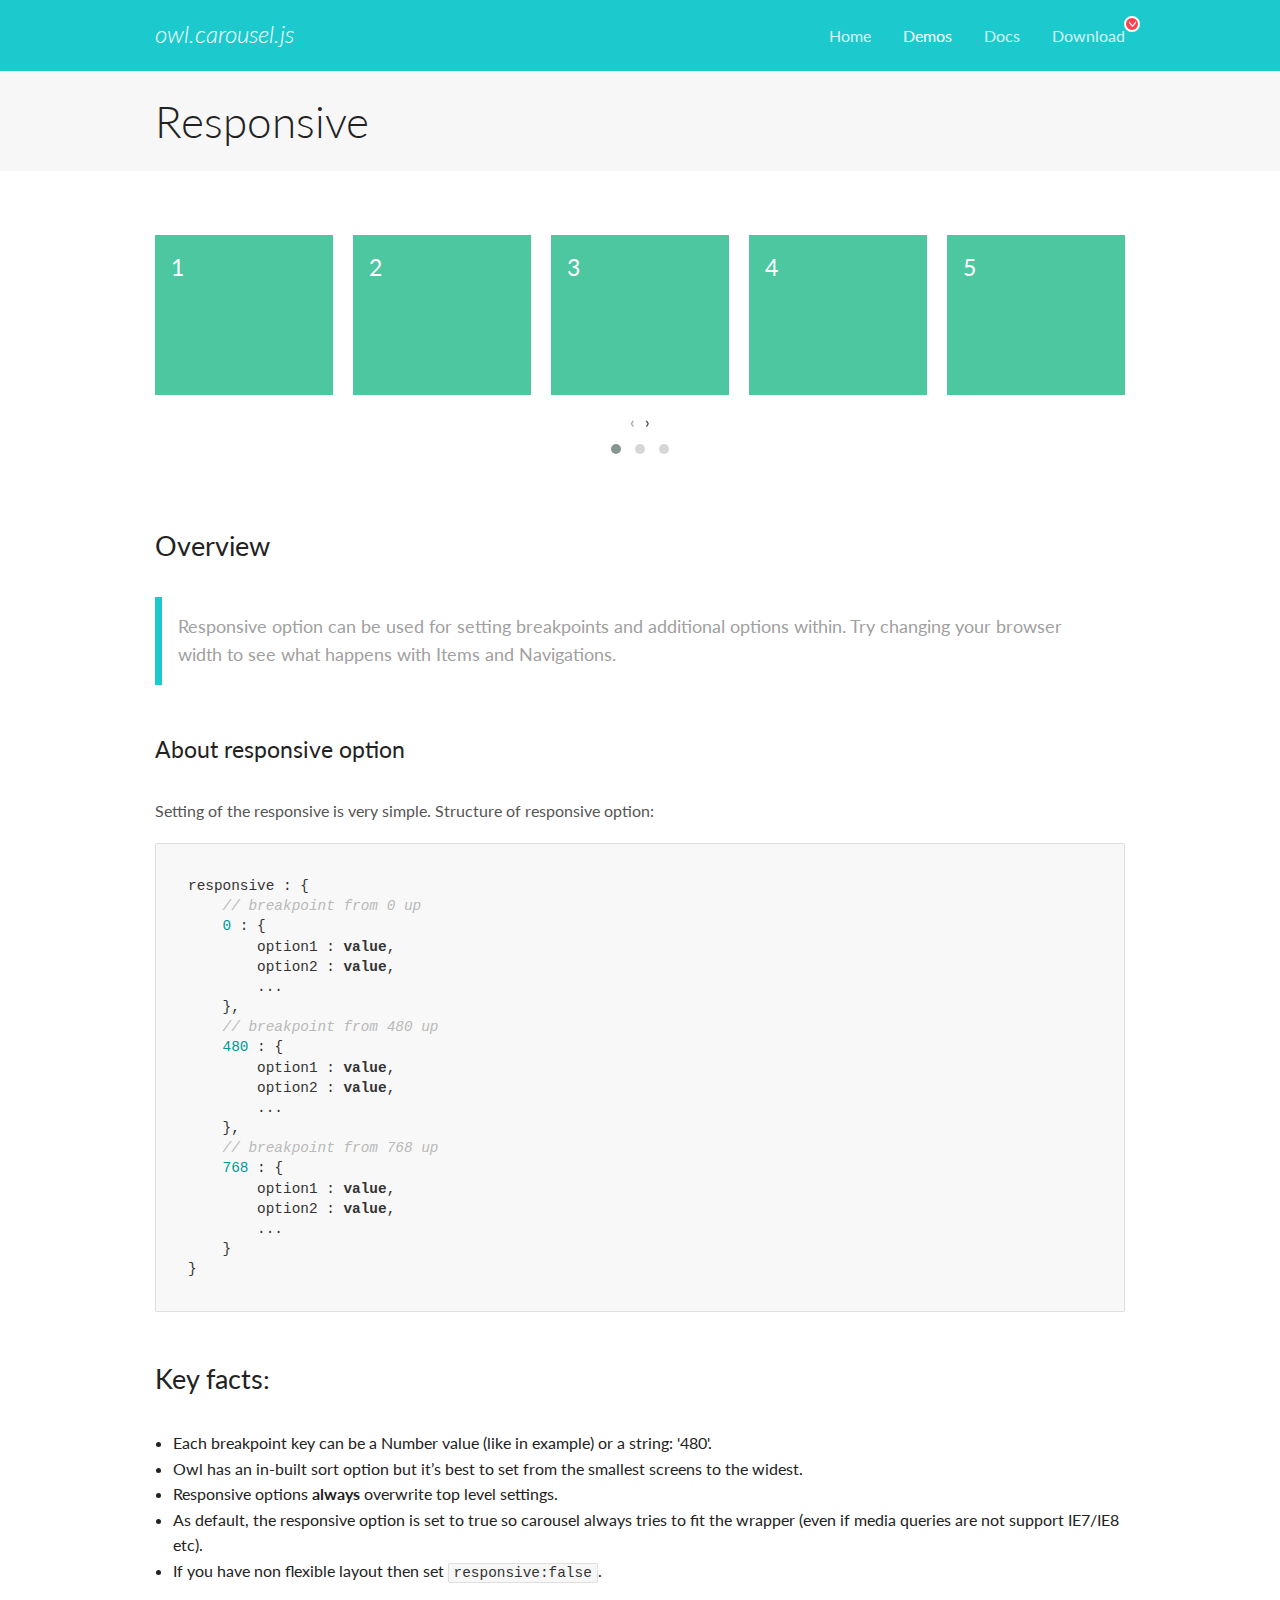
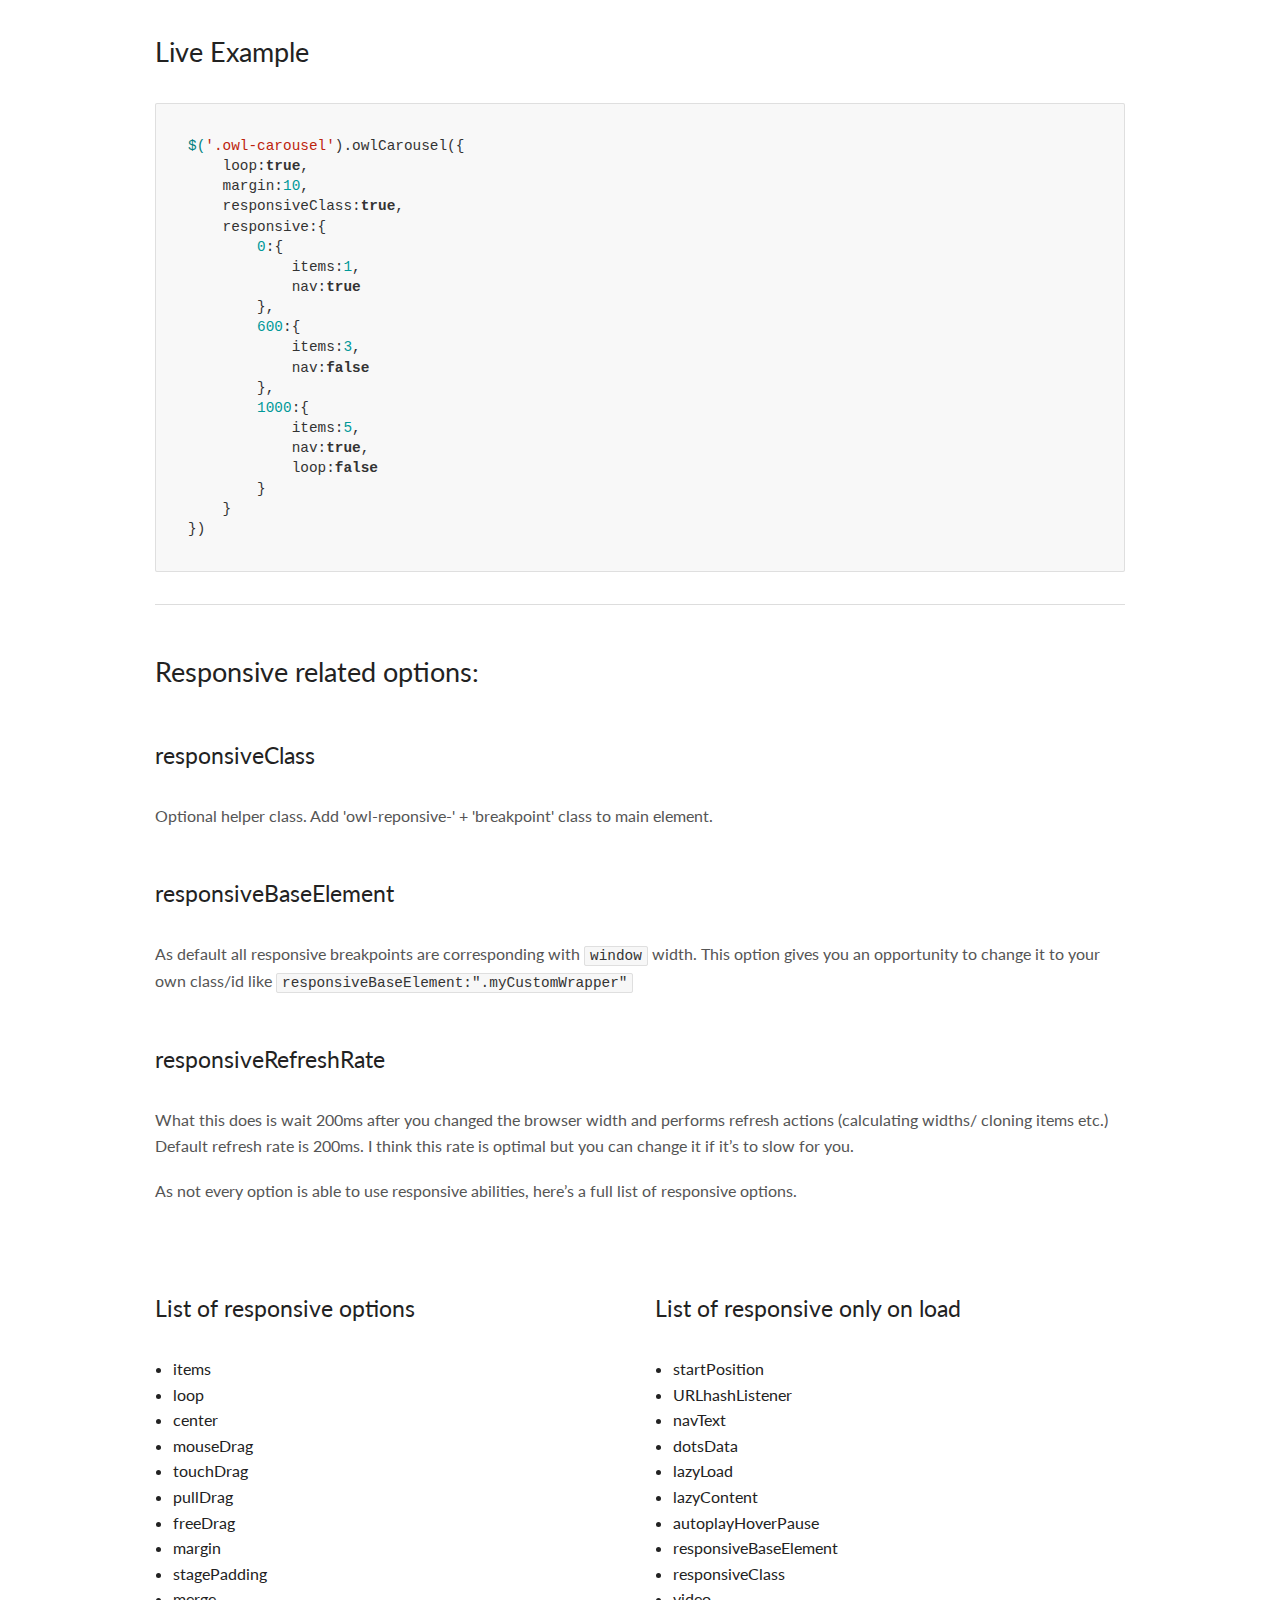
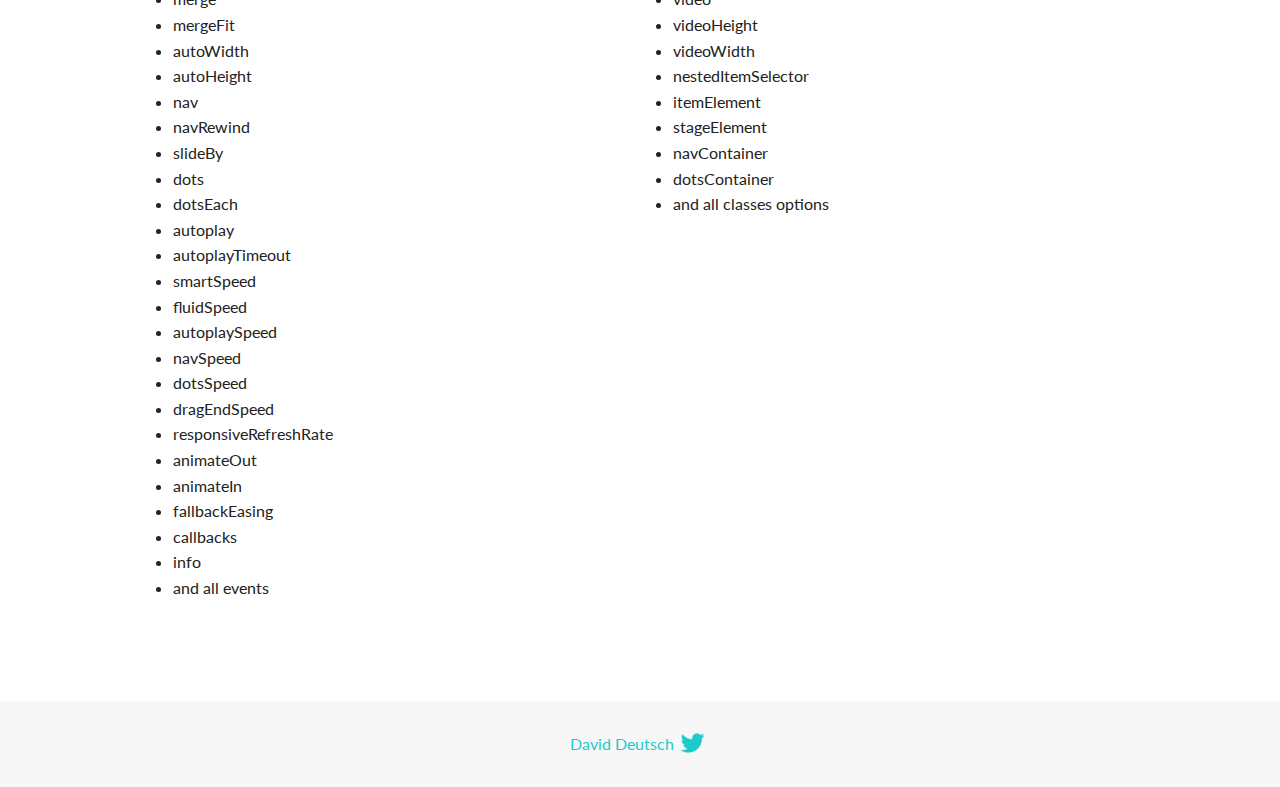
<file: OwlCarousel2-2.3.4/docs/demos/responsive.html>
<!DOCTYPE html>
<html lang="en">
  <head>

    <!-- head -->
    <meta charset="utf-8">
    <meta name="msapplication-tap-highlight" content="no" />
    <meta name="viewport" content="width=device-width, initial-scale=1.0" />
    <meta name="description" content="How to use responsive options">
    <meta name="author" content="David Deutsch">
    <title>
      Responsive Demo | Owl Carousel | 2.3.4
    </title>

    <!-- Stylesheets -->
    <link href='https://fonts.googleapis.com/css?family=Lato:300,400,700,400italic,300italic' rel='stylesheet' type='text/css'>
    <link rel="stylesheet" href="../assets/css/docs.theme.min.css">

    <!-- Owl Stylesheets -->
    <link rel="stylesheet" href="../assets/owlcarousel/assets/owl.carousel.min.css">
    <link rel="stylesheet" href="../assets/owlcarousel/assets/owl.theme.default.min.css">

    <!-- HTML5 shim and Respond.js IE8 support of HTML5 elements and media queries -->

    <!--[if lt IE 9]>
      <script src="https://oss.maxcdn.com/libs/html5shiv/3.7.0/html5shiv.js"></script>
      <script src="https://oss.maxcdn.com/libs/respond.js/1.3.0/respond.min.js"></script>
    <![endif]-->

    <!-- Favicons -->
    <link rel="apple-touch-icon-precomposed" sizes="144x144" href="../assets/ico/apple-touch-icon-144-precomposed.png">
    <link rel="shortcut icon" href="../assets/ico/favicon.png">
    <link rel="shortcut icon" href="favicon.ico">

    <!-- Yeah i know js should not be in header. Its required for demos.-->

    <!-- javascript -->
    <script src="../assets/vendors/jquery.min.js"></script>
    <script src="../assets/owlcarousel/owl.carousel.js"></script>
  </head>
  <body>

    <!-- header -->
    <header class="header">
      <div class="row">
        <div class="large-12 columns">
          <div class="brand left">
            <h3>
              <a href="/OwlCarousel2/">owl.carousel.js</a> 
            </h3>
          </div>
          <a id="toggle-nav" class="right">
            <span></span> <span></span> <span></span> 
          </a> 
          <div class="nav-bar">
            <ul class="clearfix">
              <li> <a href="/OwlCarousel2/index.html">Home</a>  </li>
              <li class="active">
                <a href="/OwlCarousel2/demos/demos.html">Demos</a> 
              </li>
              <li> <a href="/OwlCarousel2/docs/started-welcome.html">Docs</a>  </li>
              <li>
                <a href="https://github.com/OwlCarousel2/OwlCarousel2/archive/2.3.4.zip">Download</a> 
                <span class="download"></span> 
              </li>
            </ul>
          </div>
        </div>
      </div>
    </header>

    <!-- title -->
    <section class="title">
      <div class="row">
        <div class="large-12 columns">
          <h1>Responsive</h1>
        </div>
      </div>
    </section>

    <!--  Demos -->
    <section id="demos">
      <div class="row">
        <div class="large-12 columns">
          <div class="owl-carousel owl-theme">
            <div class="item">
              <h4>1</h4>
            </div>
            <div class="item">
              <h4>2</h4>
            </div>
            <div class="item">
              <h4>3</h4>
            </div>
            <div class="item">
              <h4>4</h4>
            </div>
            <div class="item">
              <h4>5</h4>
            </div>
            <div class="item">
              <h4>6</h4>
            </div>
            <div class="item">
              <h4>7</h4>
            </div>
            <div class="item">
              <h4>8</h4>
            </div>
            <div class="item">
              <h4>9</h4>
            </div>
            <div class="item">
              <h4>10</h4>
            </div>
            <div class="item">
              <h4>11</h4>
            </div>
            <div class="item">
              <h4>12</h4>
            </div>
          </div>
          <h3 id="overview">Overview</h3>
          <blockquote>
            <p>Responsive option can be used for setting breakpoints and additional options within. Try changing your browser width to see what happens with Items and Navigations.</p>
          </blockquote>
          <h4 id="about-responsive-option">About responsive option</h4>
          <p>Setting of the responsive is very simple. Structure of responsive option:</p>
          <pre><code>responsive : {
    // breakpoint from 0 up
    0 : {
        option1 : value,
        option2 : value,
        ...
    },
    // breakpoint from 480 up
    480 : {
        option1 : value,
        option2 : value,
        ...
    },
    // breakpoint from 768 up
    768 : {
        option1 : value,
        option2 : value,
        ...
    }
}</code></pre>
          <h3 id="key-facts-">Key facts:</h3>
          <ul>
            <li>Each breakpoint key can be a Number value (like in example) or a string: &#39;480&#39;.</li>
            <li>Owl has an in-built sort option but it’s best to set from the smallest screens to the widest.</li>
            <li>Responsive options <strong>always</strong>  overwrite top level settings.</li>
            <li>As default, the responsive option is set to true so carousel always tries to fit the wrapper (even if media queries are not support IE7/IE8 etc).</li>
            <li>If you have non flexible layout then set <code>responsive:false</code>.</li>
          </ul>
          <h3 id="live-example">Live Example</h3>
          <pre><code>$(&#39;.owl-carousel&#39;).owlCarousel({
    loop:true,
    margin:10,
    responsiveClass:true,
    responsive:{
        0:{
            items:1,
            nav:true
        },
        600:{
            items:3,
            nav:false
        },
        1000:{
            items:5,
            nav:true,
            loop:false
        }
    }
})</code></pre>
          <hr>
          <h3 id="responsive-related-options-">Responsive related options:</h3>
          <h4 id="responsiveclass">responsiveClass</h4>
          <p>Optional helper class. Add &#39;owl-reponsive-&#39; + &#39;breakpoint&#39; class to main element.</p>
          <h4 id="responsivebaseelement">responsiveBaseElement</h4>
          <p>As default all responsive breakpoints are corresponding with <code>window</code> width. This option gives you an opportunity to change it to your own class/id like <code>responsiveBaseElement:&quot;.myCustomWrapper&quot;</code></p>
          <h4 id="responsiverefreshrate">responsiveRefreshRate</h4>
          <p>What this does is wait 200ms after you changed the browser width and performs refresh actions (calculating widths/ cloning items etc.) Default refresh rate is 200ms. I think this rate is optimal but you can change it if it’s to slow for you.</p>
          <p>As not every option is able to use responsive abilities, here’s a full list of responsive options.</p>
          <p>
            <div class="row">
          </p>
          <div class="large-6 columns">
            <h4 id="list-of-responsive-options">List of responsive options</h4>
            <ul>
              <li>items</li>
              <li>loop</li>
              <li>center</li>
              <li>mouseDrag</li>
              <li>touchDrag</li>
              <li>pullDrag</li>
              <li>freeDrag</li>
              <li>margin</li>
              <li>stagePadding</li>
              <li>merge</li>
              <li>mergeFit</li>
              <li>autoWidth</li>
              <li>autoHeight</li>
              <li>nav</li>
              <li>navRewind</li>
              <li>slideBy</li>
              <li>dots</li>
              <li>dotsEach</li>
              <li>autoplay</li>
              <li>autoplayTimeout</li>
              <li>smartSpeed</li>
              <li>fluidSpeed</li>
              <li>autoplaySpeed</li>
              <li>navSpeed</li>
              <li>dotsSpeed</li>
              <li>dragEndSpeed</li>
              <li>responsiveRefreshRate</li>
              <li>animateOut</li>
              <li>animateIn</li>
              <li>fallbackEasing</li>
              <li>callbacks</li>
              <li>info</li>
              <li>and all events</li>
            </ul>
          </div>
          <div class="large-6 columns">
            <h4 id="list-of-responsive-only-on-load">List of responsive only on load</h4>
            <ul>
              <li>startPosition</li>
              <li>URLhashListener</li>
              <li>navText</li>
              <li>dotsData</li>
              <li>lazyLoad</li>
              <li>lazyContent</li>
              <li>autoplayHoverPause</li>
              <li>responsiveBaseElement</li>
              <li>responsiveClass</li>
              <li>video</li>
              <li>videoHeight</li>
              <li>videoWidth</li>
              <li>nestedItemSelector</li>
              <li>itemElement</li>
              <li>stageElement</li>
              <li>navContainer</li>
              <li>dotsContainer</li>
              <li>and all classes options</li>
            </ul>
          </div>
          </div>
          <script>
            $(document).ready(function() {
              $('.owl-carousel').owlCarousel({
                loop: true,
                margin: 10,
                responsiveClass: true,
                responsive: {
                  0: {
                    items: 1,
                    nav: true
                  },
                  600: {
                    items: 3,
                    nav: false
                  },
                  1000: {
                    items: 5,
                    nav: true,
                    loop: false,
                    margin: 20
                  }
                }
              })
            })
          </script>
        </div>
      </div>
    </section>

    <!-- footer -->
    <footer class="footer">
      <div class="row">
        <div class="large-12 columns">
          <h5>
            <a href="/OwlCarousel2/docs/support-contact.html">David Deutsch</a> 
            <a id="custom-tweet-button" href="https://twitter.com/share?url=https://github.com/OwlCarousel2/OwlCarousel2&text=Owl Carousel - This is so awesome! " target="_blank"></a> 
          </h5>
        </div>
      </div>
    </footer>

    <!-- vendors -->
    <script src="../assets/vendors/highlight.js"></script>
    <script src="../assets/js/app.js"></script>
  </body>
</html>
</file>
<file: css/mainstyle.css>
body {
  margin: 0 auto;
  font-family: "Montserrat";
  font-style: normal;
}

.form-control:focus {
  border-color: 0;
  -webkit-box-shadow: none;
          box-shadow: none;
}

.container {
  max-width: 1240px;
  width: 100%;
}

.nav_bar {
  background: #fff;
  -webkit-box-shadow: 0 0 5px #000000b6;
          box-shadow: 0 0 5px #000000b6;
}

.header {
  margin-top: 80px;
  max-height: 700px;
  padding-bottom: 0;
  background: url(./../img/bg/headerbg.jpg);
  background-size: cover;
  background-repeat: no-repeat;
}

.cards {
  background: #bed7ef;
  padding-bottom: 200px;
}

.aboutus {
  margin-top: 0;
  background: url(./../img/bg/windowbg.jpg);
  background-size: cover;
  background-repeat: no-repeat;
}

.consult_form {
  background: url(./../img/bg/citybg.jpg) no-repeat;
  background-size: 100%;
}

.address_title h1 {
  font-family: Montserrat-Black;
  text-align: center;
  font-size: 32px;
  color: #999999;
  font-weight: 900;
  padding-bottom: 40px;
}

.address {
  background: #3F51B5;
}

@media screen and (max-width: 769px) {
  .cards {
    padding-bottom: 0px;
  }
}

@font-face {
  font-family: "Montserrat";
  src: url("../fonts/Montserrat-Regular.ttf") format("truetype");
  font-style: normal;
  font-weight: normal;
}

@font-face {
  font-family: "Montserrat-SemiBold";
  src: url("../fonts/Montserrat-SemiBold.ttf") format("truetype");
  font-style: normal;
  font-weight: normal;
}

@font-face {
  font-family: "Montserrat-Bold";
  src: url("../fonts/Montserrat-Bold.ttf") format("truetype");
  font-style: normal;
  font-weight: normal;
}

@font-face {
  font-family: "Montserrat-Black";
  src: url("../fonts/Montserrat-Black.ttf") format("truetype");
  font-style: normal;
  font-weight: normal;
}

@font-face {
  font-family: "Roboto";
  src: url("../fonts/Roboto-Bold.ttf") format("truetype");
  font-style: normal;
  font-weight: normal;
}

.collapse {
  display: -webkit-box;
  display: -ms-flexbox;
  display: flex;
  -webkit-box-pack: end;
      -ms-flex-pack: end;
          justify-content: flex-end;
}

.nav-item .nav-link {
  padding: 0;
}

.nav-link {
  font-family: Montserrat-SemiBold;
  font-size: 14px;
  color: black !important;
}

.nav-link:hover {
  color: #f44336 !important;
}

#navbar_logo {
  width: 255px;
  height: 55px;
}

.nav_bar__list_set {
  width: 100%;
  display: -webkit-box;
  display: -ms-flexbox;
  display: flex;
}

.nav_bar__tel_set {
  font-family: Roboto;
  font-weight: bolder;
  font-size: 22px;
  text-align: right;
  display: -webkit-box;
  display: -ms-flexbox;
  display: flex;
  -webkit-box-orient: vertical;
  -webkit-box-direction: normal;
      -ms-flex-direction: column;
          flex-direction: column;
}

#navbar_btn {
  font-family: Montserrat-SemiBold;
  width: 200px;
  height: 37px;
  color: #f44336;
  font-size: 14px;
  font-weight: 600;
  text-decoration: none;
  border: 2px solid;
  border-radius: 100px;
}

#navbar_btn:focus {
  border-color: 0;
  -webkit-box-shadow: none;
          box-shadow: none;
}

#navbar_btn:hover {
  color: #fff;
  background: #f44336;
  font-size: 14px;
  font-weight: 600;
  text-decoration: none;
  border: 2px solid;
  border-radius: 100px;
}

@media screen and (max-width: 420px) {
  #navbar_logo {
    width: 130px;
    height: 30px;
  }
}

@media screen and (max-width: 990px) {
  .collapse {
    display: -webkit-box;
    display: -ms-flexbox;
    display: flex;
    -webkit-box-pack: start;
        -ms-flex-pack: start;
            justify-content: flex-start;
  }
  .nav_bar__list_set {
    width: 100%;
    display: -webkit-box;
    display: -ms-flexbox;
    display: flex;
    -webkit-box-orient: vertical;
    -webkit-box-direction: normal;
        -ms-flex-direction: column;
            flex-direction: column;
  }
  .nav_bar__tel_set {
    text-align: left;
  }
}

.header {
  font-family: Montserrat;
  padding-bottom: 150px;
}

.header h3 {
  padding-top: 10%;
  font-size: 6vh;
  color: #3F51B5;
}

.header h1 {
  font-family: Montserrat-SemiBold;
  font-size: 20vh;
  font-weight: 700;
  margin-top: -40px;
  color: #3F51B5;
}

.header h4 {
  font-family: Montserrat-SemiBold;
  margin-top: -25px;
  font-size: 3vh;
  font-weight: bold;
}

.header button {
  margin-top: 10px;
  width: 260px;
  height: 57px;
  border-radius: 100px;
  color: #ffffff;
  background-color: #F44336;
  border-color: #F44336;
  font-size: 18px;
  font-weight: 600;
}

.header button:hover {
  width: 260px;
  height: 57px;
  border-radius: 100px;
  color: #ffffff;
  background-color: #F44336;
  border-color: #F44336;
  font-size: 18px;
  font-weight: 600;
  -webkit-box-shadow: 0 0 25px #a94444b6;
          box-shadow: 0 0 25px #a94444b6;
}

@media screen and (max-width: 900px) {
  .header h1 {
    font-size: 11vh;
  }
}

@media screen and (max-width: 480px) {
  .header {
    font-family: Montserrat;
    padding-bottom: 150px;
  }
  .header h3 {
    padding-top: 10%;
    font-size: 4vh;
    color: #3F51B5;
  }
  .header h1 {
    font-family: Montserrat-SemiBold;
    font-size: 13vh;
    font-weight: 700;
    margin-top: -40px;
    color: #3F51B5;
  }
  .header h4 {
    font-family: Montserrat-SemiBold;
    margin-top: -25px;
    font-size: 2vh;
    font-weight: bold;
  }
  .header button {
    margin-top: 10px;
    width: 260px;
    height: 57px;
    border-radius: 100px;
    color: #ffffff;
    background-color: #F44336;
    border-color: #F44336;
    font-size: 18px;
    font-weight: 600;
  }
}

.cards {
  text-align: center;
}

.cards img {
  width: 100%;
  height: 100%;
}

.aboutus__left_section {
  margin-top: -180px;
  padding: 50px;
  background: #3F51B5;
  color: white;
}

.aboutus__left_section h1 {
  font-family: Montserrat-Black;
  font-weight: 900;
  font-size: 60px;
  margin-bottom: 70px;
}

.aboutus__right_section {
  margin-top: -180px;
  padding: 50px;
  background: white;
  color: #999999;
}

.aboutus__right_section h1 {
  font-family: Montserrat-Black;
  font-weight: 900;
  font-size: 60px;
  margin-bottom: 70px;
}

.aboutus__right_section ul {
  padding-top: 33px;
  list-style: none;
  background: url(./../img/bg/list-dots.svg) no-repeat;
}

.aboutus__right_section ul li {
  font-family: Montserrat-Bold;
  font-size: 16px;
  margin-bottom: 17px;
  padding-left: 60px;
  color: #222222;
  font-weight: bolder;
}

#advantages_title {
  padding-top: 80px;
  padding-bottom: 50px;
  text-align: center;
  font-family: Montserrat, sans-serif;
  color: #fff;
  font-size: 50px;
  font-weight: 900;
}

.advantages {
  text-align: center;
  font-family: Montserrat;
  padding-bottom: 80px;
}

.advantages img {
  padding-bottom: 30px;
}

.advantages h3 {
  font-size: 16px;
  color: #fff;
  font-weight: 600;
}

@media screen and (max-width: 769px) {
  .aboutus__left_section {
    margin-top: 0px;
    padding: 20px;
    background: #3F51B5;
    color: white;
  }
  .aboutus__left_section h1 {
    font-weight: 900;
    font-size: 35px;
    margin-bottom: 35px;
  }
  .aboutus__right_section {
    margin-top: 0px;
    padding: 20px;
    background: white;
    color: #999999;
  }
  .aboutus__right_section h1 {
    font-weight: 900;
    font-size: 35px;
    margin-bottom: 35px;
  }
  .aboutus__right_section ul {
    padding-top: 33px;
    list-style: none;
    background: url(./../img/bg/list-dots.svg) no-repeat;
  }
  .aboutus__right_section ul li {
    font-family: Montserrat;
    font-size: 16px;
    margin-bottom: 17px;
    padding-left: 30px;
    color: #222222;
    font-weight: bolder;
  }
  #advantages_title {
    padding-top: 80px;
    padding-bottom: 50px;
    text-align: center;
    font-family: Montserrat;
    color: #fff;
    font-size: 30px;
    font-weight: 900;
  }
  .advantages {
    font-family: Montserrat;
    padding-bottom: 80px;
    text-align: center;
  }
  .advantages .col-md {
    display: -webkit-box;
    display: -ms-flexbox;
    display: flex;
    -webkit-box-orient: horizontal;
    -webkit-box-direction: normal;
        -ms-flex-direction: row;
            flex-direction: row;
    -webkit-box-pack: start;
        -ms-flex-pack: start;
            justify-content: flex-start;
    -webkit-box-align: center;
        -ms-flex-align: center;
            align-items: center;
  }
  .advantages .col-md img {
    display: -webkit-inline-box;
    display: -ms-inline-flexbox;
    display: inline-flex;
    width: 80px;
    height: 100px;
    padding-bottom: 30px;
  }
  .advantages .col-md h3 {
    margin-left: 20px;
    -webkit-box-align: center;
        -ms-flex-align: center;
            align-items: center;
    display: -webkit-inline-box;
    display: -ms-inline-flexbox;
    display: inline-flex;
    font-size: 16px;
    color: #fff;
    font-weight: 600;
  }
}

@media screen and (max-width: 1024px) {
  .advantages .col-md h3 {
    font-size: 13px;
  }
}

.profiles {
  text-align: center;
}

.profiles h1 {
  font-family: Montserrat-Black;
  color: #999999;
  font-size: 50px;
  font-weight: 900;
  padding-top: 70px;
  padding-bottom: 50px;
}

.profiles__logos img {
  margin: 0 auto;
  border: 2px solid #cccccc;
  border-radius: 1000px;
  max-width: 150px;
  max-height: 150px;
}

.profiles__logos h4 {
  font-family: Montserrat;
  font-size: 16px;
  font-weight: 600;
  margin: 20px auto 50px auto;
}

@media screen and (max-width: 769px) {
  .profiles {
    text-align: center;
  }
  .profiles h1 {
    font-family: Montserrat;
    color: #999999;
    font-size: 40px;
    font-weight: 900;
    padding-top: 70px;
    padding-bottom: 50px;
  }
  .profiles__logos img {
    border: 2px solid #cccccc;
    border-radius: 1000px;
    width: 150px;
    height: 150px;
  }
  .profiles__logos h4 {
    font-family: Montserrat;
    font-size: 16px;
    font-weight: 600;
    margin: 20px auto 50px auto;
  }
}

#window_icon_set {
  margin: 0 auto;
  max-width: 71px;
  max-height: 37px;
  width: 100%;
  height: 100%;
}

.prices {
  padding-top: 70px;
  font-family: Montserrat;
  text-align: center;
}

.prices h1 {
  font-family: Montserrat-Black;
  padding-bottom: 40px;
  color: #999999;
  font-size: 50px;
  font-weight: 900;
}

.prices__windows {
  display: -webkit-box;
  display: -ms-flexbox;
  display: flex;
  text-align: center;
}

.prices__windows .col-md {
  font-family: Montserrat-SemiBold;
  padding: 70px 70px 50px 70px;
  border: 1px solid #e0e0e0;
  display: -webkit-box;
  display: -ms-flexbox;
  display: flex;
  -webkit-box-orient: vertical;
  -webkit-box-direction: normal;
      -ms-flex-direction: column;
          flex-direction: column;
}

.prices__windows .col-md img {
  max-height: 240px;
  width: 100%;
  height: 100%;
}

.prices__windows .col-md h4 {
  -webkit-box-align: end;
      -ms-flex-align: end;
          align-items: flex-end;
  font-size: 18px;
  font-weight: 900;
  padding-bottom: 10px;
}

.prices__windows .col-md h3 {
  -webkit-box-align: end;
      -ms-flex-align: end;
          align-items: flex-end;
  font-size: 33px;
  font-weight: 600;
  padding-bottom: 10px;
}

.prices__windows .col-md button {
  font-family: Montserrat;
  margin: 0 auto;
  max-width: 145px;
  -webkit-box-align: end;
      -ms-flex-align: end;
          align-items: flex-end;
  border-radius: 100px;
  color: #ffffff;
  background-color: #F44336;
  border-color: #F44336;
}

.prices__windows .col-md button:hover {
  border-radius: 100px;
  color: #ffffff;
  background-color: #F44336;
  border-color: #F44336;
  -webkit-box-shadow: 0 0 25px #a94444b6;
          box-shadow: 0 0 25px #a94444b6;
}

.prices__windows .col-md:hover {
  padding: 70px 70px 50px 70px;
  -webkit-box-shadow: 0 0 10px #0000003e;
          box-shadow: 0 0 10px #0000003e;
}

@media screen and (max-width: 1000px) {
  .prices {
    font-family: Montserrat;
    text-align: center;
  }
  .prices h1 {
    color: #999999;
    font-size: 50px;
    font-weight: 900;
  }
  .prices__windows {
    display: -webkit-box;
    display: -ms-flexbox;
    display: flex;
    text-align: center;
  }
  .prices__windows .col-md {
    padding: 20px;
    border: 1px solid grey;
  }
  .prices__windows .col-md h4 {
    -webkit-box-align: end;
        -ms-flex-align: end;
            align-items: flex-end;
    font-size: 20px;
    font-weight: 900;
    padding-bottom: 10px;
  }
  .prices__windows .col-md h3 {
    -webkit-box-align: end;
        -ms-flex-align: end;
            align-items: flex-end;
    font-size: 33px;
    font-weight: 600;
    padding-bottom: 10px;
  }
  .prices__windows .col-md button {
    -webkit-box-align: end;
        -ms-flex-align: end;
            align-items: flex-end;
    border-radius: 100px;
    color: #ffffff;
    background-color: #F44336;
    border-color: #F44336;
  }
}

@media screen and (max-width: 769px) {
  #window_icon_set {
    display: none;
  }
  .prices {
    font-family: Montserrat;
    text-align: center;
  }
  .prices h1 {
    color: #999999;
    font-size: 35px;
    font-weight: 900;
  }
  .prices h1__windows {
    display: -webkit-box;
    display: -ms-flexbox;
    display: flex;
    -webkit-box-orient: vertical;
    -webkit-box-direction: normal;
        -ms-flex-direction: column;
            flex-direction: column;
    text-align: center;
  }
  .prices h1 .col-md {
    padding: 20px;
    border: 1px solid #e0e0e0;
  }
  .prices h1 .col-md img {
    width: 80%;
    height: 80%;
  }
  .prices h1 .col-md h4 {
    -webkit-box-align: end;
        -ms-flex-align: end;
            align-items: flex-end;
    font-size: 16px;
    font-weight: 900;
    padding-bottom: 10px;
  }
  .prices h1 .col-md h3 {
    -webkit-box-align: end;
        -ms-flex-align: end;
            align-items: flex-end;
    font-size: 25px;
    font-weight: 600;
    padding-bottom: 10px;
  }
  .prices h1 .col-md button {
    -webkit-box-align: end;
        -ms-flex-align: end;
            align-items: flex-end;
    border-radius: 100px;
    color: #ffffff;
    background-color: #F44336;
    border-color: #F44336;
  }
}

.easybuy {
  padding-bottom: 170px;
  text-align: center;
}

.easybuy h1 {
  font-family: Montserrat-Black;
  color: #999999;
  font-size: 50px;
  font-weight: normal;
}

.easybuy h4 {
  font-family: Montserrat-SemiBold;
  font-weight: 400;
  font-size: 20px;
}

.easybuy h4:first-letter {
  font-family: Montserrat-Bold;
  font-weight: 600;
  font-size: 20px;
}

.easybuy__img-group {
  background: url(./../img/icons/easybuy/listline.png) no-repeat;
  background-size: contain;
  background-position: 50% 60%;
  height: 280px;
  display: -webkit-box;
  display: -ms-flexbox;
  display: flex;
  -webkit-box-orient: horizontal;
  -webkit-box-direction: normal;
      -ms-flex-direction: row;
          flex-direction: row;
  -webkit-box-align: center;
      -ms-flex-align: center;
          align-items: center;
  -webkit-box-pack: center;
      -ms-flex-pack: center;
          justify-content: center;
}

.easybuy__img-group img {
  border: 1px solid #cabfbfc7;
  background: #fff;
  border-radius: 150px;
}

.easybuy__img-group div {
  padding: 30px;
}

.easybuy__img-group div:nth-child(1) {
  -ms-flex-item-align: end;
      align-self: flex-end;
}

.easybuy__img-group div:nth-child(5) {
  -ms-flex-item-align: end;
      align-self: flex-end;
}

.easybuy__img-group div:nth-child(2) {
  -ms-flex-item-align: center;
      -ms-grid-row-align: center;
      align-self: center;
}

.easybuy__img-group div:nth-child(4) {
  -ms-flex-item-align: center;
      -ms-grid-row-align: center;
      align-self: center;
}

.easybuy__img-group div:nth-child(3) {
  -ms-flex-item-align: start;
      align-self: flex-start;
}

#mastercall_btn {
  width: 270px;
  height: 55px;
  font-size: 18px;
  padding: 16px 32px;
  border-radius: 100px;
  color: #ffffff;
  background-color: #F44336;
  border-color: #F44336;
}

#mastercall_btn:hover {
  color: #ffffff;
  background-color: #F44336;
  border-color: #F44336;
  -webkit-box-shadow: 0 0 25px #a94444b6;
          box-shadow: 0 0 25px #a94444b6;
}

@media screen and (max-width: 768px) {
  .easybuy {
    padding-bottom: 0;
    text-align: center;
    padding-bottom: 150px;
  }
  .easybuy h1 {
    color: #999999;
    font-size: 24px;
    font-weight: 900;
  }
  .easybuy h4 {
    display: inline;
    font-weight: bold;
    font-size: 13px;
  }
  .easybuy h4:first-letter {
    font-weight: bold;
    font-size: 13px;
  }
  .easybuy__img-group {
    display: -webkit-box;
    display: -ms-flexbox;
    display: flex;
    -webkit-box-orient: vertical;
    -webkit-box-direction: normal;
        -ms-flex-direction: column;
            flex-direction: column;
    -webkit-box-align: center;
        -ms-flex-align: center;
            align-items: center;
    -webkit-box-pack: center;
        -ms-flex-pack: center;
            justify-content: center;
    background: none;
    height: auto;
  }
  .easybuy__img-group img {
    border: none;
  }
  .easybuy__img-group div {
    padding: 0;
  }
  .easybuy__img-group div:nth-child(1) {
    -ms-flex-item-align: start;
        align-self: flex-start;
  }
  .easybuy__img-group div:nth-child(5) {
    -ms-flex-item-align: start;
        align-self: flex-start;
  }
  .easybuy__img-group div:nth-child(2) {
    -ms-flex-item-align: start;
        align-self: flex-start;
  }
  .easybuy__img-group div:nth-child(4) {
    -ms-flex-item-align: start;
        align-self: flex-start;
  }
  .easybuy__img-group div:nth-child(3) {
    -ms-flex-item-align: start;
        align-self: flex-start;
  }
}

.consult_form {
  font-family: Montserrat;
  text-align: center;
  color: #fff;
}

.consult_form__bg {
  padding-top: 0px;
  padding-bottom: 50px;
  background: #3F51B5;
}

.consult_form__pos {
  margin-top: -120px;
  padding-top: 120px;
  background: #3F51B5;
}

.consult_form h1 {
  font-family: Montserrat-Black;
  padding-bottom: 20px;
  font-size: 50px;
  font-weight: 900;
}

.consult_form h2 {
  padding-bottom: 20px;
  font-size: 20px;
  font-weight: 600;
}

.consult_form input {
  height: 48px;
  border-radius: 0px;
  border: 1px solid;
  border-color: rgba(255, 255, 255, 0.5) !important;
  background-color: rgba(255, 255, 255, 0.1);
  color: #fff;
}

.consult_form input:focus {
  background-color: rgba(255, 255, 255, 0.1);
  color: #fff;
}

.consult_form input::-webkit-input-placeholder {
  color: #fff;
}

.consult_form input:-ms-input-placeholder {
  color: #fff;
}

.consult_form input::-ms-input-placeholder {
  color: #fff;
}

.consult_form input::placeholder {
  color: #fff;
}

.consult_form input:hover {
  border-color: white !important;
}

.consult_form button {
  font-family: Montserrat-Bold;
  margin-top: 40px;
  width: 250px;
  height: 57px;
  border: 2px solid;
  border: none;
  cursor: pointer;
  color: #3363b7;
  font-size: 18px;
  font-weight: bold;
  border-radius: 100px;
  background: #ffffff;
}

.consult_form button:hover {
  widows: 260px;
  height: 57px;
  border: 2px solid;
  border-radius: 100px;
  color: #ffffff;
  background-color: #3363b7;
  border-color: #fff;
  font-size: 18px;
  font-weight: 600;
  -webkit-box-shadow: 0 0 25px #cec1c1b6;
          box-shadow: 0 0 25px #cec1c1b6;
}

@media screen and (max-width: 769px) {
  .consult_form {
    font-family: Montserrat;
    text-align: center;
    color: #fff;
  }
  .consult_form__bg {
    padding-top: 0px;
    padding-bottom: 50px;
    background: #3F51B5;
  }
  .consult_form__pos {
    margin-top: -120px;
    padding-top: 120px;
    background: #3F51B5;
  }
  .consult_form h1 {
    padding-bottom: 20px;
    font-size: 35px;
    font-weight: 900;
  }
  .consult_form h2 {
    padding-bottom: 20px;
    font-size: 20px;
    font-weight: 600;
  }
  .consult_form input {
    margin-bottom: 30px;
    height: 48px;
    border-radius: 0px;
    border: 1px solid;
    border-color: rgba(255, 255, 255, 0.5) !important;
    background-color: rgba(255, 255, 255, 0.1);
    color: #fff;
  }
  .consult_form button {
    margin-top: 40px;
    width: 250px;
    height: 57px;
    border: 2px solid;
    border: none;
    cursor: pointer;
    color: #3363b7;
    font-family: 'Montserrat', sans-serif;
    font-size: 18px;
    font-weight: bold;
    border-radius: 100px;
    background: #ffffff;
  }
}

.feedback {
  padding-bottom: 100px;
}

.feedback h1 {
  font-family: Montserrat-Black;
  padding-top: 40px;
  text-align: center;
  color: #999999;
  font-size: 50px;
  font-weight: 900;
}

.feedback img {
  border-radius: 100px;
}

.feedback__description {
  display: -webkit-box;
  display: -ms-flexbox;
  display: flex;
  -webkit-box-orient: vertical;
  -webkit-box-direction: normal;
      -ms-flex-direction: column;
          flex-direction: column;
}

.feedback__name {
  font-family: Montserrat-SemiBold;
  font-size: 20px;
  font-weight: 600;
}

.feedback__region {
  font-size: 16px;
  color: #666666;
}

.box {
  text-align: left;
  border: 1px solid #e0e0e0;
  border-bottom: 5px solid #e0e0e0;
  width: 100%;
  height: 250px;
  margin: 50px auto;
  background: #fff;
  font-size: 16px;
  padding: 20px;
  font-weight: lighter;
  color: black;
  position: relative;
}

.sb3:before {
  content: "";
  width: 0px;
  height: 0px;
  position: absolute;
  border-left: 10px solid #e0e0e0;
  border-right: 10px solid transparent;
  border-top: 10px solid #e0e0e0;
  border-bottom: 8px solid transparent;
  left: 19px;
  bottom: -19px;
}

@media screen and (max-width: 1020px) {
  .box {
    text-align: left;
    border: 1px solid #e0e0e0;
    border-bottom: 5px solid #e0e0e0;
    width: 100%;
    height: 250px;
    margin: 50px auto;
    background: #fff;
    font-size: 13px;
    padding: 20px;
    font-weight: lighter;
    color: black;
    position: relative;
  }
  .sb3:before {
    content: "";
    width: 0px;
    height: 0px;
    position: absolute;
    border-left: 10px solid #e0e0e0;
    border-right: 10px solid transparent;
    border-top: 10px solid #e0e0e0;
    border-bottom: 8px solid transparent;
    left: 19px;
    bottom: -19px;
  }
}

@media screen and (max-width: 769px) {
  .box {
    text-align: left;
    border: 1px solid #e0e0e0;
    border-bottom: 5px solid #e0e0e0;
    width: 90%;
    height: 250px;
    margin: 50px auto;
    background: #fff;
    font-size: 14px;
    padding: 20px;
    font-weight: bold;
    color: black;
    position: relative;
  }
  .sb3:before {
    content: "";
    width: 0px;
    height: 0px;
    position: absolute;
    border-left: 10px solid #e0e0e0;
    border-right: 10px solid transparent;
    border-top: 10px solid #e0e0e0;
    border-bottom: 8px solid transparent;
    left: 19px;
    bottom: -19px;
  }
  .feedback {
    padding-bottom: 100px;
  }
  .feedback h1 {
    padding-top: 40px;
    text-align: center;
    color: #999999;
    font-size: 35px;
    font-weight: 900;
  }
  .feedback img {
    border-radius: 100px;
  }
  .feedback__description {
    display: -webkit-box;
    display: -ms-flexbox;
    display: flex;
    -webkit-box-orient: vertical;
    -webkit-box-direction: normal;
        -ms-flex-direction: column;
            flex-direction: column;
  }
  .feedback__name {
    font-size: 20px;
    font-weight: 600;
  }
  .feedback__region {
    font-size: 16px;
    color: #666666;
  }
}

.address {
  padding-bottom: 30px;
}

.address input {
  margin-bottom: 40px;
  height: 48px;
  border-radius: 0px;
  border: 1px solid;
  border-color: rgba(255, 255, 255, 0.5) !important;
  background-color: rgba(255, 255, 255, 0.1);
}

.address input:focus {
  background-color: rgba(255, 255, 255, 0.1);
  color: #fff;
}

.address input::-webkit-input-placeholder {
  color: #fff;
}

.address input:-ms-input-placeholder {
  color: #fff;
}

.address input::-ms-input-placeholder {
  color: #fff;
}

.address input::placeholder {
  color: #fff;
}

.address input:hover {
  border-color: white !important;
}

.address button {
  margin-bottom: 100px;
  margin-top: 10px;
  width: 250px;
  height: 57px;
  border: 2px solid;
  border: none;
  cursor: pointer;
  color: #3363b7;
  font-family: Montserrat-Bold;
  font-size: 18px;
  font-weight: bold;
  border-radius: 100px;
  background: #ffffff;
}

.address button:hover {
  widows: 260px;
  height: 57px;
  border: 2px solid;
  border-radius: 100px;
  color: #ffffff;
  background-color: #3363b7;
  border-color: #fff;
  font-size: 18px;
  font-weight: 600;
  -webkit-box-shadow: 0 0 25px #cec1c1b6;
          box-shadow: 0 0 25px #cec1c1b6;
}

.address iframe {
  padding-top: 30px;
  position: relative;
}

form > h3 {
  font-family: Montserrat-Bold;
  padding-top: 100px;
  padding-bottom: 40px;
  text-align: center;
  font-weight: 900;
  font-size: 33px;
  color: #fff;
}

#button {
  display: inline-block;
  background-color: #F44336;
  width: 50px;
  height: 50px;
  text-align: center;
  border-radius: 4px;
  position: fixed;
  bottom: 30px;
  right: 30px;
  -webkit-transition: background-color .3s;
  transition: background-color .3s;
  opacity: 0;
  visibility: hidden;
  z-index: 1000;
}

#button::after {
  content: "\f077";
  font-family: FontAwesome;
  font-weight: normal;
  font-style: normal;
  font-size: 2em;
  line-height: 50px;
  color: #fff;
}

#button:hover {
  cursor: pointer;
  border: 1px solid #fff;
}

#button:active {
  border: 2px solid #F44336;
}

#button.show {
  opacity: 1;
  visibility: visible;
}

.footer {
  padding-top: 30px;
  padding-bottom: 30px;
  color: #999999;
  font-size: 16px;
}

.footer__number {
  font-family: Roboto;
  color: #222;
  font-size: 22px;
  font-weight: 700;
}

.footer__nav {
  text-align: center;
  font-family: Montserrat;
  font-size: 13px;
}

.footer__nav span:nth-child(1n):after {
  content: "|";
  font-size: 13px;
  padding-left: 3px;
}

@media screen and (max-width: 769px) {
  .footer {
    text-align: center;
  }
  .footer__number {
    padding-top: 20px;
  }
  .footer__nav {
    padding-top: 20px;
  }
}

#nav_popup_btn {
  margin: 30px auto 30px auto;
  width: 208px;
  height: 60px;
  border: 2px solid;
  border-radius: 55px;
  color: #3363b7;
  font-family: 'Montserrat';
  font-size: 18px;
  font-weight: bold;
  text-align: center;
  text-decoration: none;
  -webkit-box-sizing: border-box;
          box-sizing: border-box;
}

#nav_popup_btn:hover {
  color: #fff;
  background: #3363b7;
}

.fade {
  display: none;
}

.modal-dialog {
  width: 100%;
  height: 100%;
}

.modal-dialog h1 {
  font-size: 28px;
  text-align: center;
  padding: 60px;
  font-family: Montserrat-Bold;
}

.modal-dialog .form-group {
  padding-left: 60px;
  padding-right: 60px;
}

.modal-dialog .form-group label {
  font-family: Montserrat-Bold;
  padding-bottom: 10px;
}

.modal-dialog .form-group input {
  background: #f5f5f5;
  height: 55px;
}

.modal-dialog .form-group input:focus {
  background: #f5f5f5;
}

.modal-dialog .form-group input:placeholder {
  color: black;
}
/*# sourceMappingURL=mainstyle.css.map */
</file>
